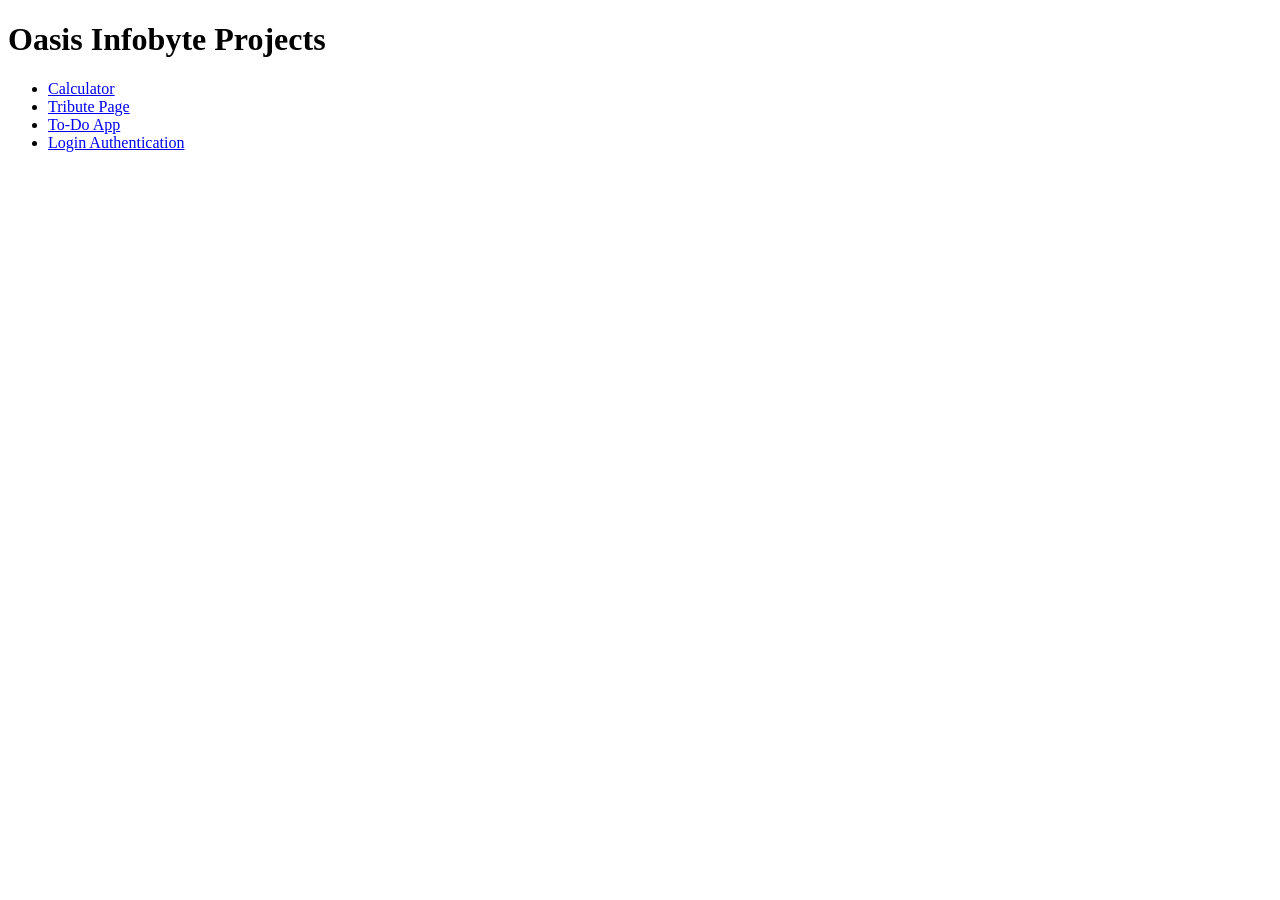
<file: index.html>
<!DOCTYPE html>
<html lang="en">
<head>
    <meta charset="UTF-8">
    <meta name="viewport" content="width=device-width, initial-scale=1.0">
    <title>OIBSIP Projects</title>
</head>
<body>

<h1>Oasis Infobyte Projects</h1>

<ul>
    <li>
        <a href="WebDev-L2-calculator/">Calculator</a>
    </li>

    <li>
        <a href="WebDev-L2-tribute-page/">Tribute Page</a>
    </li>

    <li>
        <a href="WebDev-L2-todo-app/">To-Do App</a>
    </li>

    <li>
        <a href="WebDev-L2-LoginAuthentication-system/login.html">
            Login Authentication
        </a>
    </li>
</ul>

</body>
</html>
</file>
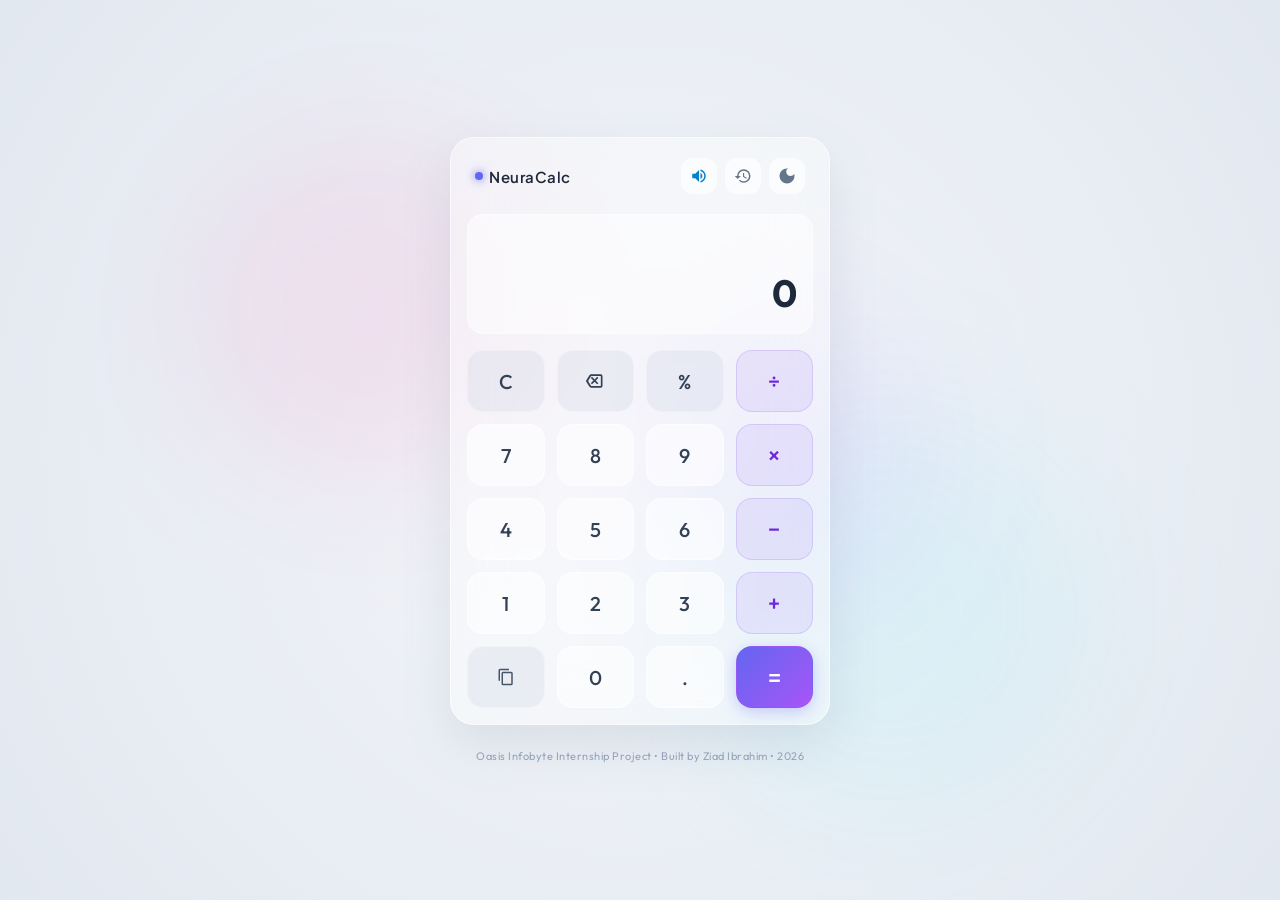
<file: WebDev-L2-calculator/index.html>
<!DOCTYPE html>
<html lang="en" data-theme="dark">
<head>
    <meta charset="UTF-8">
    <meta name="viewport" content="width=device-width, initial-scale=1.0">
    <meta name="description" content="A gorgeous, premium, glassmorphic web calculator built for Oasis Infobyte. Features dark/light mode, custom click sounds, calculation history, copy clipboard, and a safe mathematical parser.">
    <title>NeuraCalc - Premium Glassmorphism Calculator</title>
    <!-- Google Fonts -->
    <link rel="preconnect" href="https://fonts.googleapis.com">
    <link rel="preconnect" href="https://fonts.gstatic.com" crossorigin>
    <link href="https://fonts.googleapis.com/css2?family=Outfit:wght@300;400;500;600;700&family=Plus+Jakarta+Sans:wght@300;400;500;600;700&display=swap" rel="stylesheet">
    <link rel="stylesheet" href="css/style.css">
</head>
<body>
    <!-- Background Animated Glow Spheres -->
    <div class="background-decorations" aria-hidden="true">
        <div class="circle circle-1"></div>
        <div class="circle circle-2"></div>
        <div class="circle circle-3"></div>
    </div>

    <main class="calculator-app">
        <!-- Main Calculator Interface -->
        <div class="calculator-card">
            <!-- Header section with actions and branding -->
            <header class="calc-header">
                <div class="logo">
                    <span class="logo-dot"></span>
                    <h1>NeuraCalc</h1>
                </div>
                <div class="header-controls">
                    <!-- Sound Toggle -->
                    <button id="sound-toggle" class="control-btn active" aria-label="Toggle sound feedback" title="Toggle sound">
                        <svg class="sound-on-icon" viewBox="0 0 24 24" width="18" height="18">
                            <path fill="currentColor" d="M14,3.23V5.29C16.89,6.15 19,8.83 19,12C19,15.17 16.89,17.85 14,18.71V20.77C18,19.86 21,16.28 21,12C21,7.72 18,4.14 14,3.23M16.5,12C16.5,10.23 15.5,8.71 14,7.97V16C15.5,15.29 16.5,13.77 16.5,12M3,9V15H7L12,20V4L7,9H3Z"/>
                        </svg>
                        <svg class="sound-off-icon hidden" viewBox="0 0 24 24" width="18" height="18">
                            <path fill="currentColor" d="M12,4L9.91,6.09L12,8.18M4.27,3L3,4.27L7.73,9H3V15H7L12,20V13.27L16.25,17.53C15.58,18.04 14.83,18.46 14,18.7V20.77C15.38,20.44 16.63,19.78 17.68,18.95L20.73,22L22,20.73L4.27,3M19,12C19,12.94 18.8,13.82 18.46,14.64L19.97,16.15C20.63,14.91 21,13.5 21,12C21,7.72 18,4.14 14,3.23V5.29C16.89,6.15 19,8.83 19,12M16.5,12C16.5,11.28 16.25,10.63 15.82,10.11L14,8.29V12M14,7.97V5.88L14.7,6.58C15.75,7 16.5,8.04 16.5,9.25C16.5,9.65 16.42,10.04 16.27,10.4L14.9,9.03C14.96,8.69 15,8.34 15,8C15,6.9 14.5,5.92 13.72,5.29L12.57,6.44C13,6.8 13.3,7.3 13.3,7.9V7.97H14Z"/>
                        </svg>
                    </button>
                    <!-- History Toggle -->
                    <button id="history-toggle" class="control-btn" aria-label="Toggle history panel" title="View history">
                        <svg viewBox="0 0 24 24" width="18" height="18">
                            <path fill="currentColor" d="M13.5,8H12V13L16.28,15.54L17,14.33L13.5,12.25V8M13,3A9,9 0 0,0 4,12H1L4.96,16.03L9,12H6A7,7 0 0,1 13,5A7,7 0 0,1 20,12A7,7 0 0,1 13,19C11.07,19 9.32,18.21 8.06,16.94L6.64,18.36C8.27,20 10.5,21 13,21A9,9 0 0,0 22,12A9,9 0 0,0 13,3Z"/>
                        </svg>
                    </button>
                    <!-- Theme Switcher -->
                    <button id="theme-toggle" class="control-btn" aria-label="Toggle theme" title="Toggle theme">
                        <svg class="sun-icon" viewBox="0 0 24 24" width="18" height="18">
                            <path fill="currentColor" d="M12,7A5,5 0 0,1 17,12A5,5 0 0,1 12,17A5,5 0 0,1 7,12A5,5 0 0,1 12,7M12,5A7,7 0 0,0 5,12A7,7 0 0,0 12,19A7,7 0 0,0 19,12A7,7 0 0,0 12,5M12,2A1,1 0 0,1 13,3V5A1,1 0 0,1 12,6A1,1 0 0,1 11,5V3A1,1 0 0,1 12,2M12,18A1,1 0 0,1 13,19V21A1,1 0 0,1 12,22A1,1 0 0,1 11,21V19A1,1 0 0,1 12,18M20,11A1,1 0 0,1 21,12V13A1,1 0 0,1 20,14A1,1 0 0,1 19,13V12A1,1 0 0,1 20,11M4,11A1,1 0 0,1 5,12V13A1,1 0 0,1 4,14A1,1 0 0,1 3,13V12A1,1 0 0,1 4,11M18.36,5.64A1,1 0 0,1 19.07,6.34L17.66,7.76A1,1 0 0,1 16.25,7.76A1,1 0 0,1 16.25,6.34L17.66,4.93A1,1 0 0,1 18.36,5.64M5.64,18.36A1,1 0 0,1 6.34,19.07L4.93,20.48A1,1 0 0,1 3.5,20.48A1,1 0 0,1 3.5,19.07L4.93,17.66A1,1 0 0,1 5.64,18.36M18.36,18.36A1,1 0 0,1 17.66,19.07L16.25,17.66A1,1 0 0,1 16.25,16.25A1,1 0 0,1 17.66,16.25L19.07,17.66A1,1 0 0,1 18.36,18.36M5.64,5.64A1,1 0 0,1 6.34,4.93L7.76,6.34A1,1 0 0,1 7.76,7.76A1,1 0 0,1 6.34,7.76L4.93,6.34A1,1 0 0,1 5.64,5.64Z"/>
                        </svg>
                        <svg class="moon-icon hidden" viewBox="0 0 24 24" width="18" height="18">
                            <path fill="currentColor" d="M12.3,2A10,10 0 0,0 2,12A10,10 0 0,0 12,22A10,10 0 0,0 22,12A10,10 0 0,0 21.64,9.35C20.6,10.97 18.79,12 16.73,12C13.56,12 11,9.44 11,6.27C11,4.21 12.03,2.4 13.65,1.36C13.2,1.3 12.75,1.27 12.3,2Z"/>
                        </svg>
                    </button>
                </div>
            </header>

            <!-- Display Screen Area -->
            <section class="display-container" aria-label="Calculator display">
                <div class="expression-wrapper">
                    <span id="expression" class="expression-text" aria-live="polite"></span>
                    <span id="operator-indicator" class="operator-indicator"></span>
                </div>
                <div class="result-wrapper">
                    <span id="result" class="result-text" aria-live="polite">0</span>
                </div>
                <!-- Mini Copy Alert Triggered inside the screen -->
                <div id="toast" class="toast hidden" aria-live="assertive">Copied!</div>
            </section>

            <!-- Keyboard/Buttons Pad (CSS Grid) -->
            <section class="buttons-grid" aria-label="Calculator keypad">
                <!-- Row 1 -->
                <button id="btn-clear" class="btn btn-utility" data-action="clear" aria-label="Clear All">C</button>
                <button id="btn-backspace" class="btn btn-utility" data-action="backspace" aria-label="Backspace">
                    <svg viewBox="0 0 24 24" width="20" height="20">
                        <path fill="currentColor" d="M19,4H7.38C6.44,4 5.58,4.5 5.12,5.33L1,12L5.12,18.66C5.58,19.5 6.44,20 7.38,20H19A2,2 0 0,0 21,18V6A2,2 0 0,0 19,4M19,18H7.38L3.68,12L7.38,6H19V18M16,8.41L14.59,7L11.5,10.09L8.41,7L7,8.41L10.09,11.5L7,14.59L8.41,16L11.5,12.91L14.59,16L16,14.59L12.91,11.5L16,8.41Z"/>
                    </svg>
                </button>
                <button id="btn-percent" class="btn btn-utility" data-action="percent" aria-label="Percentage">%</button>
                <button id="btn-divide" class="btn btn-operator" data-action="divide" aria-label="Division">÷</button>

                <!-- Row 2 -->
                <button class="btn btn-num" data-val="7">7</button>
                <button class="btn btn-num" data-val="8">8</button>
                <button class="btn btn-num" data-val="9">9</button>
                <button id="btn-multiply" class="btn btn-operator" data-action="multiply" aria-label="Multiplication">×</button>

                <!-- Row 3 -->
                <button class="btn btn-num" data-val="4">4</button>
                <button class="btn btn-num" data-val="5">5</button>
                <button class="btn btn-num" data-val="6">6</button>
                <button id="btn-subtract" class="btn btn-operator" data-action="subtract" aria-label="Subtraction">−</button>

                <!-- Row 4 -->
                <button class="btn btn-num" data-val="1">1</button>
                <button class="btn btn-num" data-val="2">2</button>
                <button class="btn btn-num" data-val="3">3</button>
                <button id="btn-add" class="btn btn-operator" data-action="add" aria-label="Addition">+</button>

                <!-- Row 5 -->
                <button id="btn-copy" class="btn btn-utility btn-copy" data-action="copy" aria-label="Copy result" title="Copy result">
                    <svg viewBox="0 0 24 24" width="18" height="18">
                        <path fill="currentColor" d="M19,21H8V7H19M19,5H8A2,2 0 0,0 6,7V21A2,2 0 0,0 8,23H19A2,2 0 0,0 21,21V7A2,2 0 0,0 19,5M16,1H4A2,2 0 0,0 2,3V17H4V3H16V1Z"/>
                    </svg>
                </button>
                <button class="btn btn-num" data-val="0">0</button>
                <button id="btn-decimal" class="btn btn-num" data-val="." aria-label="Decimal point">.</button>
                <button id="btn-equals" class="btn btn-equals" data-action="equals" aria-label="Equals">=</button>
            </section>
        </div>

        <!-- Slide-out Calculation History Panel -->
        <aside id="history-panel" class="history-panel hidden-panel" aria-label="Calculation History">
            <div class="history-header">
                <h2>History</h2>
                <button id="close-history" class="control-btn" aria-label="Close history" title="Close history">
                    <svg viewBox="0 0 24 24" width="18" height="18">
                        <path fill="currentColor" d="M19,6.41L17.59,5L12,10.59L6.41,5L5,6.41L10.59,12L5,17.59L6.41,19L12,13.41L17.59,19L19,17.59L13.41,12L19,6.41Z"/>
                    </svg>
                </button>
            </div>
            <div id="history-list" class="history-list">
                <!-- Fallback empty state -->
                <div class="empty-history">
                    <svg viewBox="0 0 24 24" width="40" height="40" class="empty-icon">
                        <path fill="currentColor" d="M13.5,8H12V13L16.28,15.54L17,14.33L13.5,12.25V8M13,3A9,9 0 0,0 4,12H1L4.96,16.03L9,12H6A7,7 0 0,1 13,5A7,7 0 0,1 20,12A7,7 0 0,1 13,19C11.07,19 9.32,18.21 8.06,16.94L6.64,18.36C8.27,20 10.5,21 13,21A9,9 0 0,0 22,12A9,9 0 0,0 13,3Z"/>
                    </svg>
                    <p>No history yet</p>
                </div>
            </div>
            <div class="history-footer">
                <button id="clear-history" class="btn-clear-history">Clear All</button>
            </div>
        </aside>
    </main>

    <!-- Footer credit -->
    <footer class="app-footer">
        <p>Oasis Infobyte Internship Project &bull; Built by Ziad Ibrahim &bull; 2026</p>
    </footer>

    <!-- Logic script -->
    <script src="js/script.js"></script>
</body>
</html>
</file>
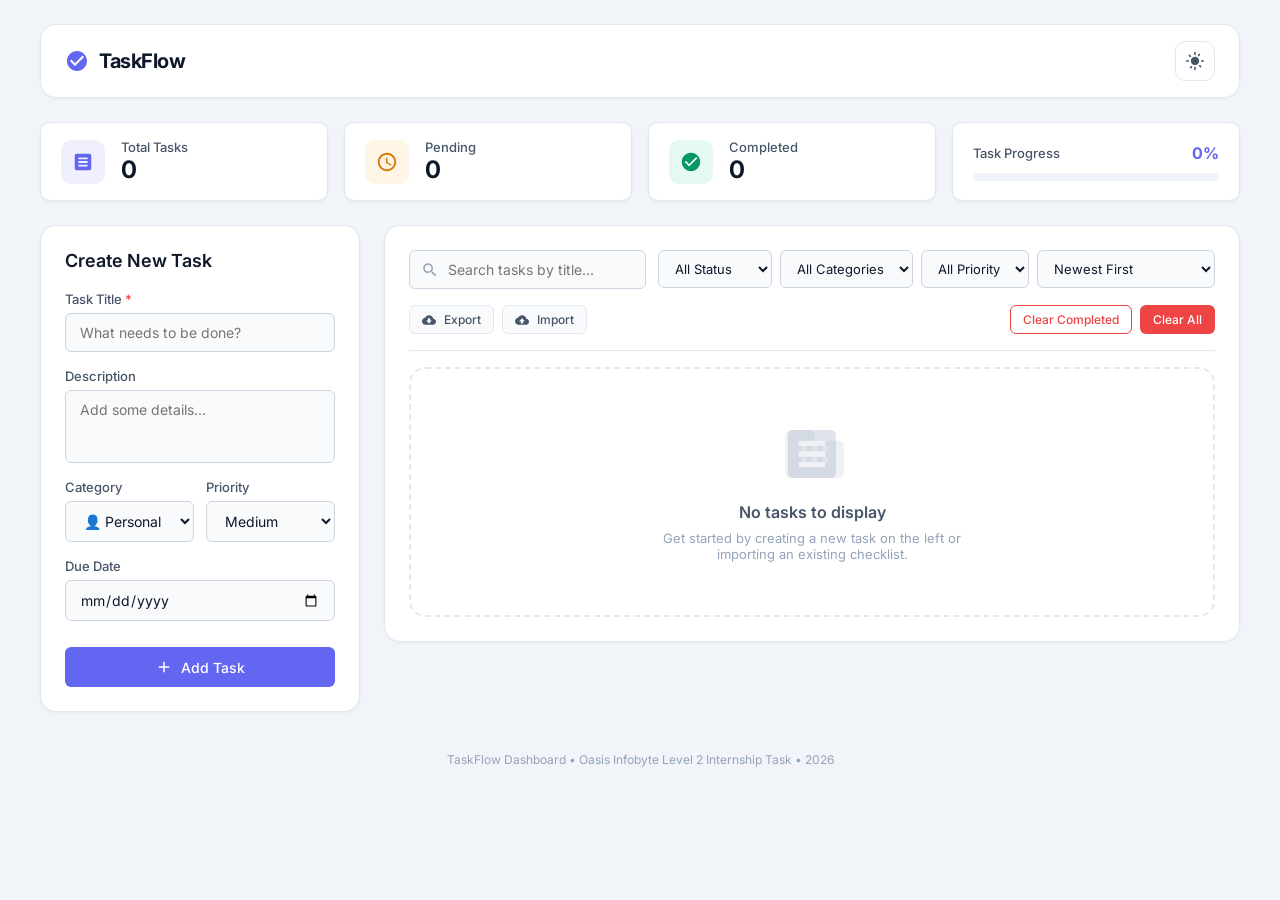
<file: WebDev-L2-todo-app/index.html>
<!DOCTYPE html>
<html lang="en" data-theme="light">
<head>
    <meta charset="UTF-8">
    <meta name="viewport" content="width=device-width, initial-scale=1.0">
    <meta name="description" content="A professional, dashboard-style To-Do application built with HTML5, CSS3, and Vanilla JavaScript. Features drag and drop, sorting, filtering, import/export, stats progress, and dark mode.">
    <title>TaskFlow - Professional To-Do Dashboard</title>
    <!-- Google Fonts: Inter -->
    <link rel="preconnect" href="https://fonts.googleapis.com">
    <link rel="preconnect" href="https://fonts.gstatic.com" crossorigin>
    <link href="https://fonts.googleapis.com/css2?family=Inter:wght@300;400;500;600;700&display=swap" rel="stylesheet">
    <link rel="stylesheet" href="css/style.css">
</head>
<body>
    <div class="app-container">
        <!-- Sticky Navigation Header -->
        <header class="app-header">
            <div class="logo">
                <svg viewBox="0 0 24 24" width="24" height="24" fill="currentColor">
                    <path d="M12 2C6.48 2 2 6.48 2 12s4.48 10 10 10 10-4.48 10-10S17.52 2 12 2zm-2 15l-5-5 1.41-1.41L10 14.17l7.59-7.59L19 8l-9 9z"/>
                </svg>
                <h1>TaskFlow</h1>
            </div>
            
            <div class="header-right">
                <!-- Theme Toggle Button -->
                <button id="theme-toggle" class="btn-icon" aria-label="Toggle dark mode" title="Toggle theme">
                    <!-- Sun Icon -->
                    <svg class="sun-icon" viewBox="0 0 24 24" width="20" height="20" fill="currentColor">
                        <path d="M12,7c-2.76,0-5,2.24-5,5s2.24,5,5,5s5-2.24,5-5S14.76,7,12,7L12,7z M2,13h2c0.55,0,1-0.45,1-1s-0.45-1-1-1H2 c-0.55,0-1,0.45-1,1S1.45,13,2,13z M20,13h2c0.55,0,1-0.45,1-1s-0.45-1-1-1h-2c-0.55,0-1,0.45-1,1S19.45,13,20,13z M11,2v2 c0,0.55,0.45,1,1,1s1-0.45,1-1V2c0-0.55-0.45-1-1-1S11,1.45,11,2z M11,20v2c0,0.55,0.45,1,1,1s1-0.45,1-1v-2c0-0.55-0.45-1-1-1 S11,19.45,11,20z M5.99,4.58c-0.39-0.39-1.03-0.39-1.41,0s-0.39,1.03,0,1.41l1.06,1.06c0.39,0.39,1.03,0.39,1.41,0 s0.39-1.03,0-1.41L5.99,4.58z M18.36,16.95c-0.39-0.39-1.03-0.39-1.41,0s-0.39,1.03,0,1.41l1.06,1.06c0.39,0.39,1.02,0.39,1.41,0 s0.39-1.03,0-1.41L18.36,16.95z M7.05,18.36l-1.06,1.06c-0.39,0.39-0.39,1.03,0,1.41s1.03,0.39,1.41,0l1.06-1.06 c0.39-0.39,0.39-1.03,0-1.41S7.44,17.97,7.05,18.36z M16.95,5.99l1.06-1.06c0.39-0.39,0.39-1.03,0-1.41s-1.03-0.39-1.41,0 l-1.06,1.06c-0.39,0.39-0.39,1.03,0,1.41S16.56,6.38,16.95,5.99z"/>
                    </svg>
                    <!-- Moon Icon -->
                    <svg class="moon-icon hidden" viewBox="0 0 24 24" width="20" height="20" fill="currentColor">
                        <path d="M12.3,2A10,10 0 0,0 2,12A10,10 0 0,0 12,22A10,10 0 0,0 22,12A10,10 0 0,0 21.64,9.35C20.6,10.97 18.79,12 16.73,12C13.56,12 11,9.44 11,6.27C11,4.21 12.03,2.4 13.65,1.36C13.2,1.3 12.75,1.27 12.3,2Z"/>
                    </svg>
                </button>
            </div>
        </header>

        <!-- Dashboard Summary Row (Counters & Progress) -->
        <section class="dashboard-stats" aria-label="Task Statistics">
            <div class="stat-card">
                <div class="stat-icon icon-total">
                    <svg viewBox="0 0 24 24" width="22" height="22" fill="currentColor">
                        <path d="M19 3H5c-1.1 0-2 .9-2 2v14c0 1.1.9 2 2 2h14c1.1 0 2-.9 2-2V5c0-1.1-.9-2-2-2zm-2 10H7v-2h10v2zm0-4H7V7h10v2zm0 8H7v-2h10v2z"/>
                    </svg>
                </div>
                <div class="stat-content">
                    <span class="stat-label">Total Tasks</span>
                    <span id="stat-total" class="stat-val">0</span>
                </div>
            </div>
            <div class="stat-card">
                <div class="stat-icon icon-pending">
                    <svg viewBox="0 0 24 24" width="22" height="22" fill="currentColor">
                        <path d="M11.99 2C6.47 2 2 6.48 2 12s4.47 10 9.99 10C17.52 22 22 17.52 22 12S17.52 2 11.99 2zM12 20c-4.42 0-8-3.58-8-8s3.58-8 8-8 8 3.58 8 8-3.58 8-8 8zm.5-13H11v6l5.25 3.15.75-1.23-4.5-2.67z"/>
                    </svg>
                </div>
                <div class="stat-content">
                    <span class="stat-label">Pending</span>
                    <span id="stat-pending" class="stat-val">0</span>
                </div>
            </div>
            <div class="stat-card">
                <div class="stat-icon icon-completed">
                    <svg viewBox="0 0 24 24" width="22" height="22" fill="currentColor">
                        <path d="M12 2C6.48 2 2 6.48 2 12s4.48 10 10 10 10-4.48 10-10S17.52 2 12 2zm-2 15l-5-5 1.41-1.41L10 14.17l7.59-7.59L19 8l-9 9z"/>
                    </svg>
                </div>
                <div class="stat-content">
                    <span class="stat-label">Completed</span>
                    <span id="stat-completed" class="stat-val">0</span>
                </div>
            </div>
            <div class="stat-card progress-card">
                <div class="progress-info">
                    <span class="stat-label">Task Progress</span>
                    <span id="progress-percent" class="progress-percent">0%</span>
                </div>
                <div class="progress-bar-container">
                    <div id="progress-bar-fill" class="progress-bar-fill" style="width: 0%"></div>
                </div>
            </div>
        </section>

        <!-- Main Dashboard Workspace Grid -->
        <main class="dashboard-grid">
            <!-- Sidebar Left: Create Task Panel -->
            <aside class="sidebar-panel">
                <div class="panel-header">
                    <h2>Create New Task</h2>
                </div>
                <form id="task-form" class="task-form">
                    <!-- Task Title -->
                    <div class="form-group">
                        <label for="task-title">Task Title <span class="required">*</span></label>
                        <input type="text" id="task-title" placeholder="What needs to be done?" required autocomplete="off">
                    </div>
                    <!-- Task Description -->
                    <div class="form-group">
                        <label for="task-desc">Description</label>
                        <textarea id="task-desc" rows="3" placeholder="Add some details..."></textarea>
                    </div>
                    <!-- Row for Category & Priority -->
                    <div class="form-row">
                        <div class="form-group">
                            <label for="task-category">Category</label>
                            <select id="task-category">
                                <option value="Work">💼 Work</option>
                                <option value="Personal" selected>👤 Personal</option>
                                <option value="Shopping">🛒 Shopping</option>
                                <option value="Health">🍏 Health</option>
                                <option value="Education">🎓 Education</option>
                                <option value="Urgent">🔥 Urgent</option>
                            </select>
                        </div>
                        <div class="form-group">
                            <label for="task-priority">Priority</label>
                            <select id="task-priority">
                                <option value="low">Low</option>
                                <option value="medium" selected>Medium</option>
                                <option value="high">High</option>
                            </select>
                        </div>
                    </div>
                    <!-- Task Due Date -->
                    <div class="form-group">
                        <label for="task-duedate">Due Date</label>
                        <input type="date" id="task-duedate">
                    </div>
                    <!-- Submit Button -->
                    <button type="submit" id="add-task-btn" class="btn btn-primary">
                        <svg viewBox="0 0 24 24" width="18" height="18" fill="currentColor">
                            <path d="M19 13h-6v6h-2v-6H5v-2h6V5h2v6h6v2z"/>
                        </svg>
                        <span>Add Task</span>
                    </button>
                </form>
            </aside>

            <!-- Main Right Panel: Tasks, Searching, and Filtering -->
            <section class="main-panel" aria-label="Task Management">
                <!-- Toolbar: Search, Filters & Bulk Actions -->
                <div class="toolbar">
                    <div class="search-box">
                        <svg viewBox="0 0 24 24" width="18" height="18" fill="currentColor" class="search-icon">
                            <path d="M15.5 14h-.79l-.28-.27C15.41 12.59 16 11.11 16 9.5 16 5.91 13.09 3 9.5 3S3 5.91 3 9.5 5.91 16 9.5 16c1.61 0 3.09-.59 4.23-1.57l.27.28v.79l5 4.99L20.49 19l-4.99-5zm-6 0C7.01 14 5 11.99 5 9.5S7.01 5 9.5 5 14 7.01 14 9.5 11.99 14 9.5 14z"/>
                        </svg>
                        <input type="text" id="search-input" placeholder="Search tasks by title..." autocomplete="off">
                    </div>
                    
                    <div class="filters">
                        <!-- Status Filter -->
                        <div class="filter-group">
                            <label for="filter-status" class="sr-only">Status</label>
                            <select id="filter-status" aria-label="Filter by status">
                                <option value="all">All Status</option>
                                <option value="pending">Pending</option>
                                <option value="completed">Completed</option>
                            </select>
                        </div>
                        <!-- Category Filter -->
                        <div class="filter-group">
                            <label for="filter-category" class="sr-only">Category</label>
                            <select id="filter-category" aria-label="Filter by category">
                                <option value="all">All Categories</option>
                                <option value="Work">💼 Work</option>
                                <option value="Personal">👤 Personal</option>
                                <option value="Shopping">🛒 Shopping</option>
                                <option value="Health">🍏 Health</option>
                                <option value="Education">🎓 Education</option>
                                <option value="Urgent">🔥 Urgent</option>
                            </select>
                        </div>
                        <!-- Priority Filter -->
                        <div class="filter-group">
                            <label for="filter-priority" class="sr-only">Priority</label>
                            <select id="filter-priority" aria-label="Filter by priority">
                                <option value="all">All Priority</option>
                                <option value="low">Low</option>
                                <option value="medium">Medium</option>
                                <option value="high">High</option>
                            </select>
                        </div>
                        <!-- Sort Filter -->
                        <div class="filter-group">
                            <label for="sort-select" class="sr-only">Sort by</label>
                            <select id="sort-select" aria-label="Sort options">
                                <option value="created-desc" selected>Newest First</option>
                                <option value="created-asc">Oldest First</option>
                                <option value="due-asc">Due Date (Soonest)</option>
                                <option value="due-desc">Due Date (Furthest)</option>
                                <option value="priority-desc">Priority (High to Low)</option>
                                <option value="priority-asc">Priority (Low to High)</option>
                                <option value="title-asc">Alphabetical (A-Z)</option>
                                <option value="title-desc">Alphabetical (Z-A)</option>
                            </select>
                        </div>
                    </div>
                </div>

                <!-- Secondary Control Row: Bulk Actions + Import/Export -->
                <div class="bulk-actions">
                    <div class="actions-left">
                        <button id="export-btn" class="btn btn-secondary btn-small" title="Download tasks as JSON file">
                            <svg viewBox="0 0 24 24" width="14" height="14" fill="currentColor">
                                <path d="M19.35 10.04C18.67 6.59 15.64 4 12 4 9.11 4 6.6 5.64 5.35 8.04 2.34 8.36 0 10.91 0 14c0 3.31 2.69 6 6 6h13c2.76 0 5-2.24 5-5 0-2.64-2.05-4.78-4.65-4.96zM17 13l-5 5-5-5h3V9h4v4h3z"/>
                            </svg>
                            <span>Export</span>
                        </button>
                        <button id="import-btn" class="btn btn-secondary btn-small" title="Upload tasks JSON file">
                            <svg viewBox="0 0 24 24" width="14" height="14" fill="currentColor">
                                <path d="M19.35 10.04C18.67 6.59 15.64 4 12 4 9.11 4 6.6 5.64 5.35 8.04 2.34 8.36 0 10.91 0 14c0 3.31 2.69 6 6 6h13c2.76 0 5-2.24 5-5 0-2.64-2.05-4.78-4.65-4.96zM12 9l5 5h-3v4h-4v-4H7l5-5z"/>
                            </svg>
                            <span>Import</span>
                        </button>
                        <!-- Hidden input file element for import -->
                        <input type="file" id="import-file" class="hidden" accept=".json">
                    </div>
                    <div class="actions-right">
                        <button id="clear-completed-btn" class="btn btn-danger-outline btn-small">Clear Completed</button>
                        <button id="clear-all-btn" class="btn btn-danger btn-small">Clear All</button>
                    </div>
                </div>

                <!-- Active Task Cards List Area -->
                <div class="list-container">
                    <ul id="task-list" class="task-list" aria-label="List of tasks">
                        <!-- Dynamic generated cards -->
                    </ul>
                    
                    <!-- Empty State Fallback -->
                    <div id="empty-state" class="empty-state">
                        <div class="empty-graphic">
                            <svg viewBox="0 0 24 24" width="64" height="64" fill="currentColor">
                                <path d="M22 7h-9V5c0-1.1-.9-2-2-2H4c-1.1 0-2 .9-2 2v14c0 1.1.9 2 2 2h18c1.1 0 2-.9 2-2V9c0-1.1-.9-2-2-2zm-12 8H8v-2h2v2zm0-4H8V9h2v2zm4 4h-2v-2h2v2zm0-4h-2V9h2v2zm4 4h-2v-2h2v2zm0-4h-2V9h2v2z" opacity="0.15"/>
                                <path d="M19 3H5c-1.1 0-2 .9-2 2v14c0 1.1.9 2 2 2h14c1.1 0 2-.9 2-2V5c0-1.1-.9-2-2-2zm-2 10H7v-2h10v2zm0-4H7V7h10v2zm0 8H7v-2h10v2z" opacity="0.3"/>
                            </svg>
                        </div>
                        <h3>No tasks to display</h3>
                        <p>Get started by creating a new task on the left or importing an existing checklist.</p>
                    </div>
                </div>
            </section>
        </main>

        <!-- Custom Styled Modal (Confirmation Dialogs) -->
        <div id="confirm-modal" class="modal-overlay hidden" role="dialog" aria-modal="true" aria-labelledby="modal-title">
            <div class="modal-card">
                <div class="modal-header">
                    <h3 id="modal-title">Confirm Action</h3>
                    <button id="modal-close" class="modal-close-btn" aria-label="Close modal">&times;</button>
                </div>
                <div class="modal-body">
                    <p id="modal-desc">Are you sure you want to proceed with this action? This cannot be undone.</p>
                </div>
                <div class="modal-footer">
                    <button id="modal-cancel-btn" class="btn btn-secondary">Cancel</button>
                    <button id="modal-agree-btn" class="btn btn-danger">Confirm</button>
                </div>
            </div>
        </div>

        <!-- Custom Edit Task Modal -->
        <div id="edit-modal" class="modal-overlay hidden" role="dialog" aria-modal="true" aria-labelledby="edit-modal-title">
            <div class="modal-card">
                <div class="modal-header">
                    <h3 id="edit-modal-title">Edit Task</h3>
                    <button id="edit-modal-close" class="modal-close-btn" aria-label="Close modal">&times;</button>
                </div>
                <form id="edit-task-form">
                    <div class="modal-body">
                        <input type="hidden" id="edit-task-id">
                        <div class="form-group">
                            <label for="edit-task-title">Task Title <span class="required">*</span></label>
                            <input type="text" id="edit-task-title" required autocomplete="off">
                        </div>
                        <div class="form-group">
                            <label for="edit-task-desc">Description</label>
                            <textarea id="edit-task-desc" rows="3"></textarea>
                        </div>
                        <div class="form-row">
                            <div class="form-group">
                                <label for="edit-task-category">Category</label>
                                <select id="edit-task-category">
                                    <option value="Work">💼 Work</option>
                                    <option value="Personal">👤 Personal</option>
                                    <option value="Shopping">🛒 Shopping</option>
                                    <option value="Health">🍏 Health</option>
                                    <option value="Education">🎓 Education</option>
                                    <option value="Urgent">🔥 Urgent</option>
                                </select>
                            </div>
                            <div class="form-group">
                                <label for="edit-task-priority">Priority</label>
                                <select id="edit-task-priority">
                                    <option value="low">Low</option>
                                    <option value="medium">Medium</option>
                                    <option value="high">High</option>
                                </select>
                            </div>
                        </div>
                        <div class="form-group">
                            <label for="edit-task-duedate">Due Date</label>
                            <input type="date" id="edit-task-duedate">
                        </div>
                    </div>
                    <div class="modal-footer">
                        <button type="button" id="edit-cancel-btn" class="btn btn-secondary">Cancel</button>
                        <button type="submit" class="btn btn-primary">Save Changes</button>
                    </div>
                </form>
            </div>
        </div>

        <!-- Toast Notifications Overlay -->
        <div id="toast-container" class="toast-container">
            <!-- Dynamic alerts pushed programmatically -->
        </div>

        <footer class="app-footer">
            <p>TaskFlow Dashboard &bull; Oasis Infobyte Level 2 Internship Task &bull; 2026</p>
        </footer>
    </div>

    <script src="js/app.js"></script>
</body>
</html>
</file>
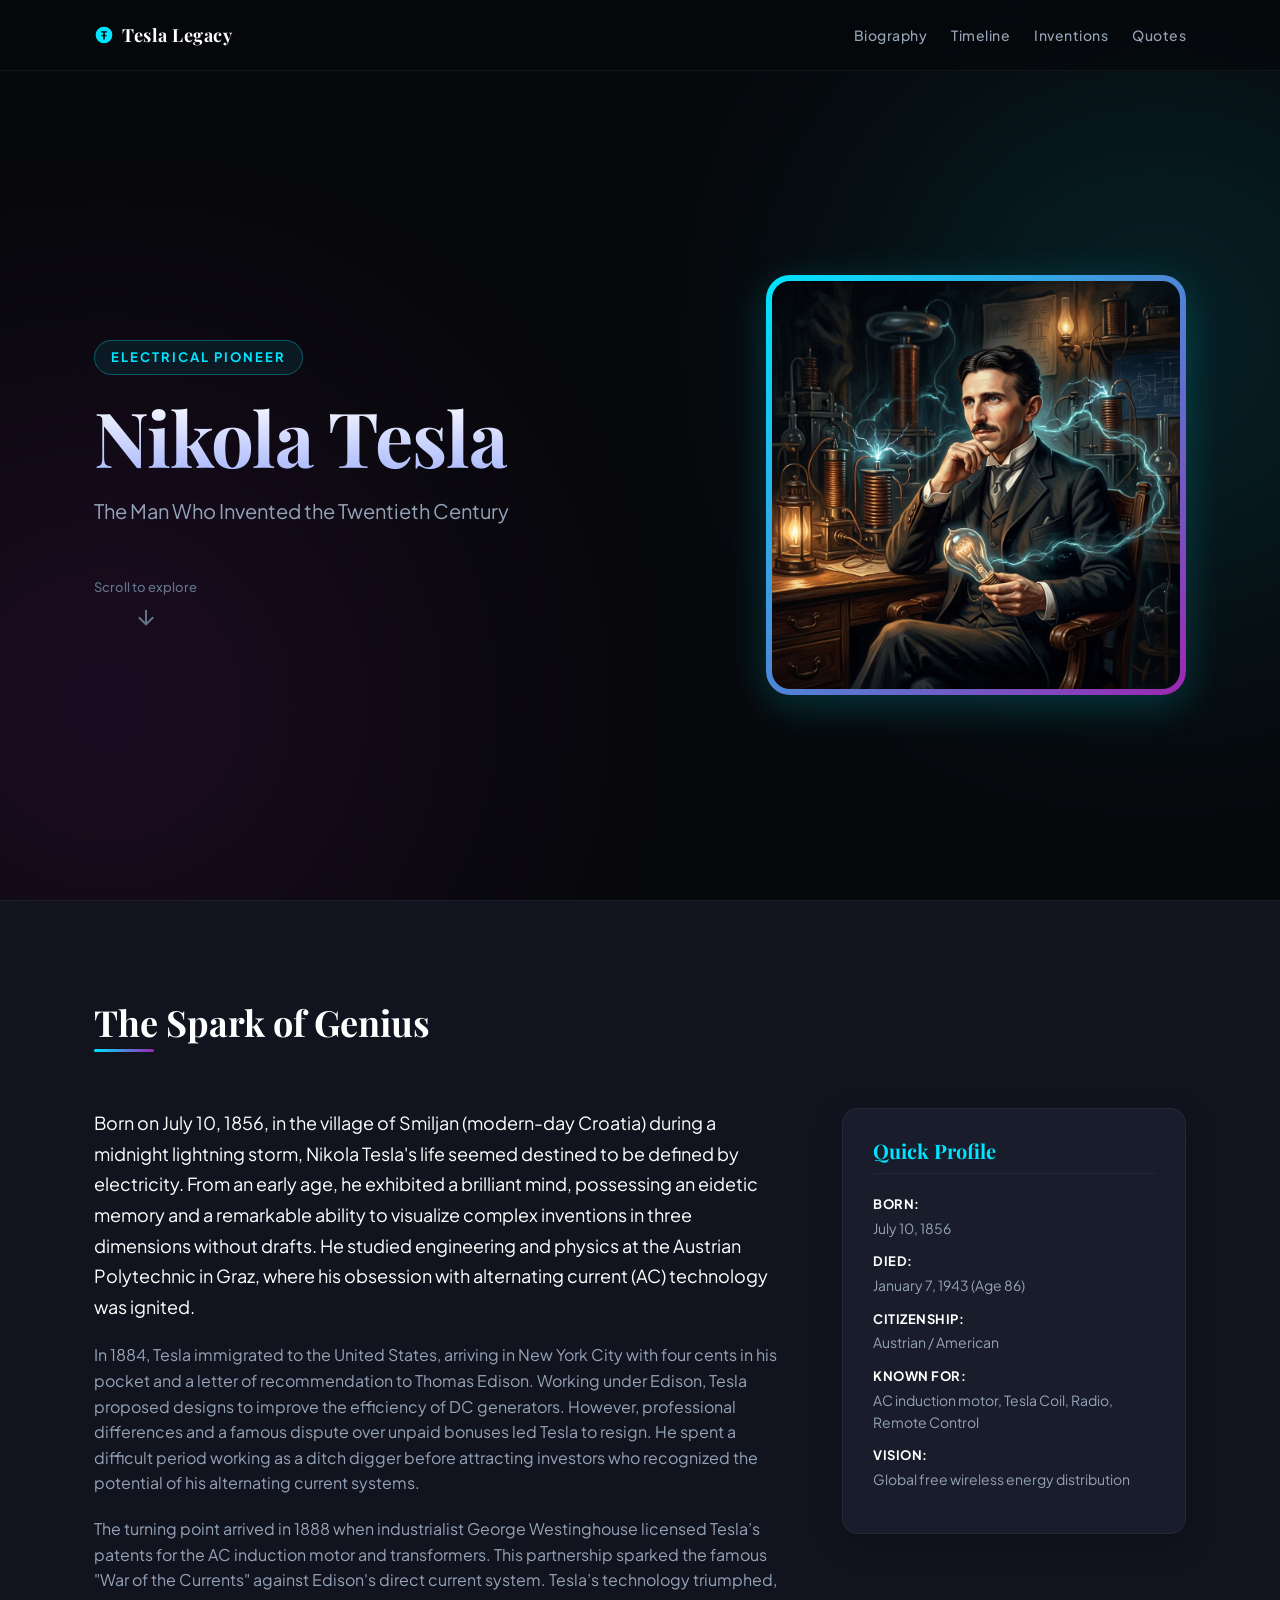
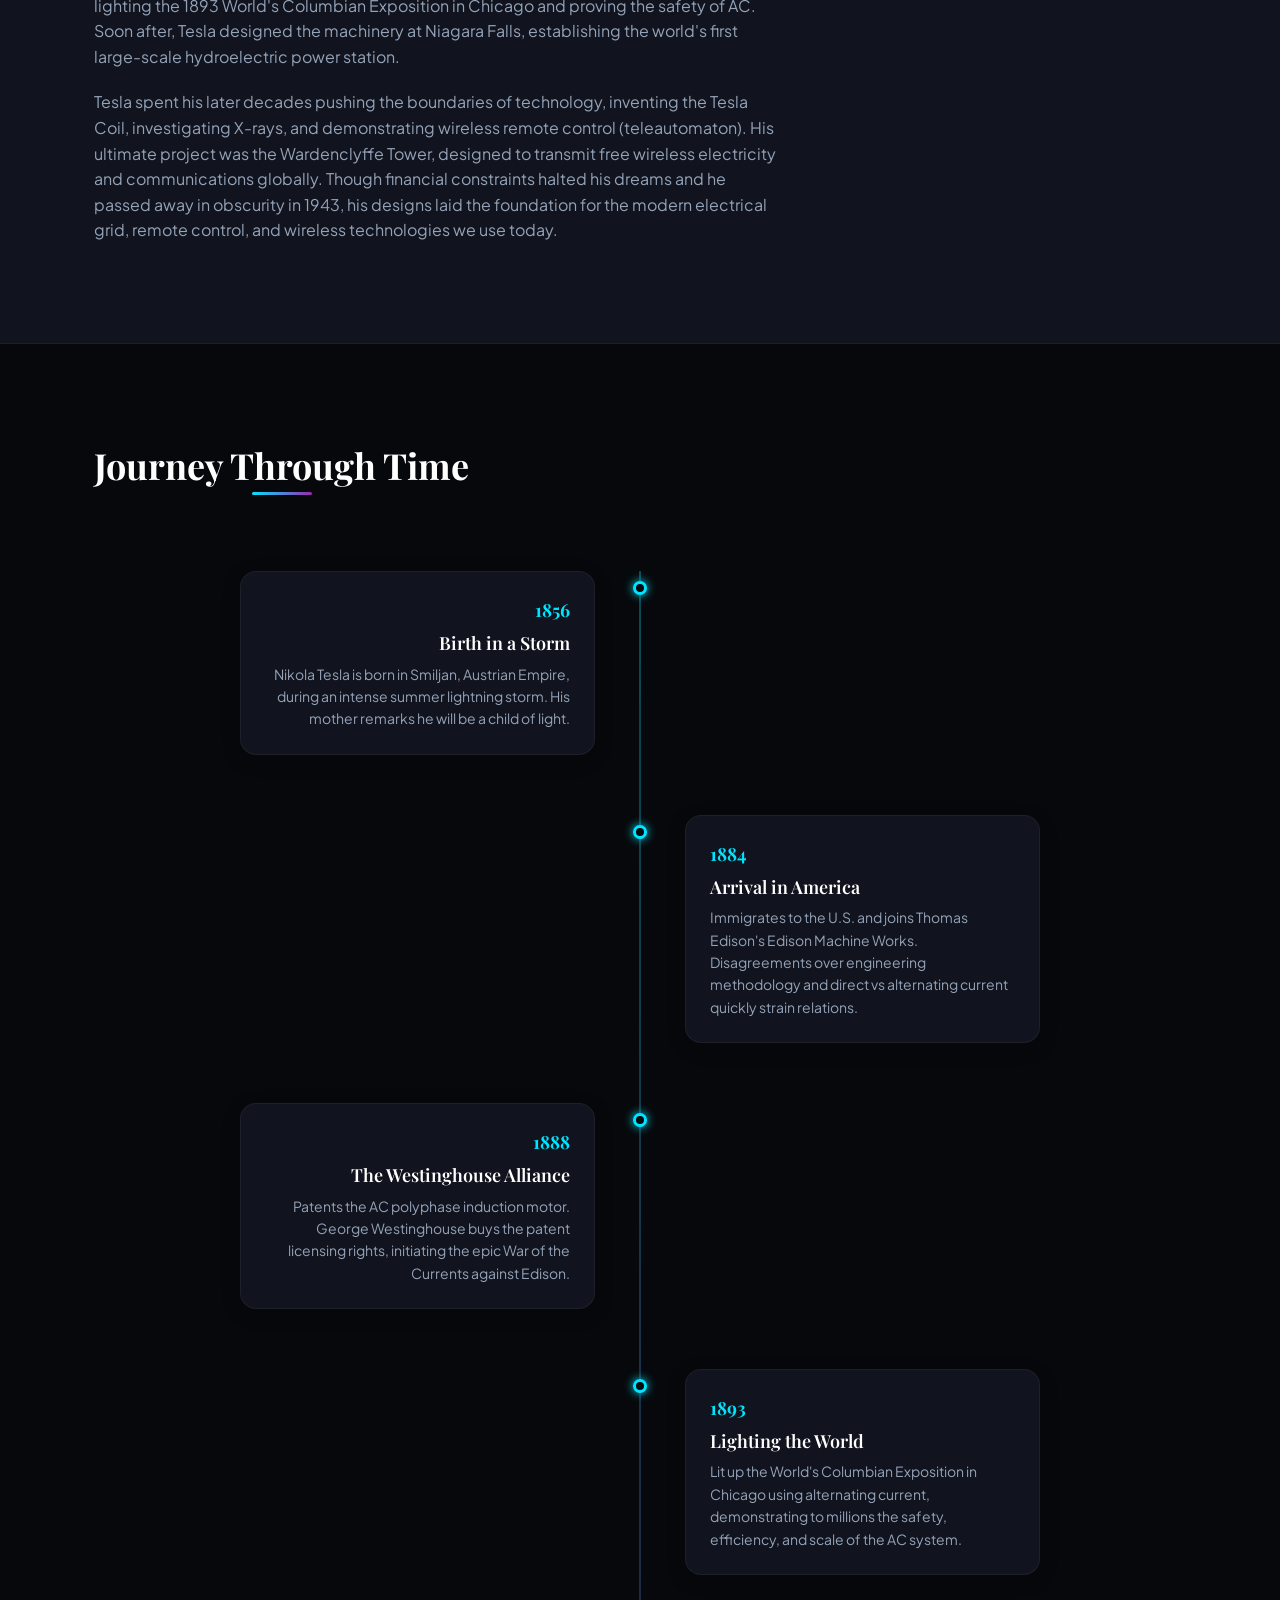
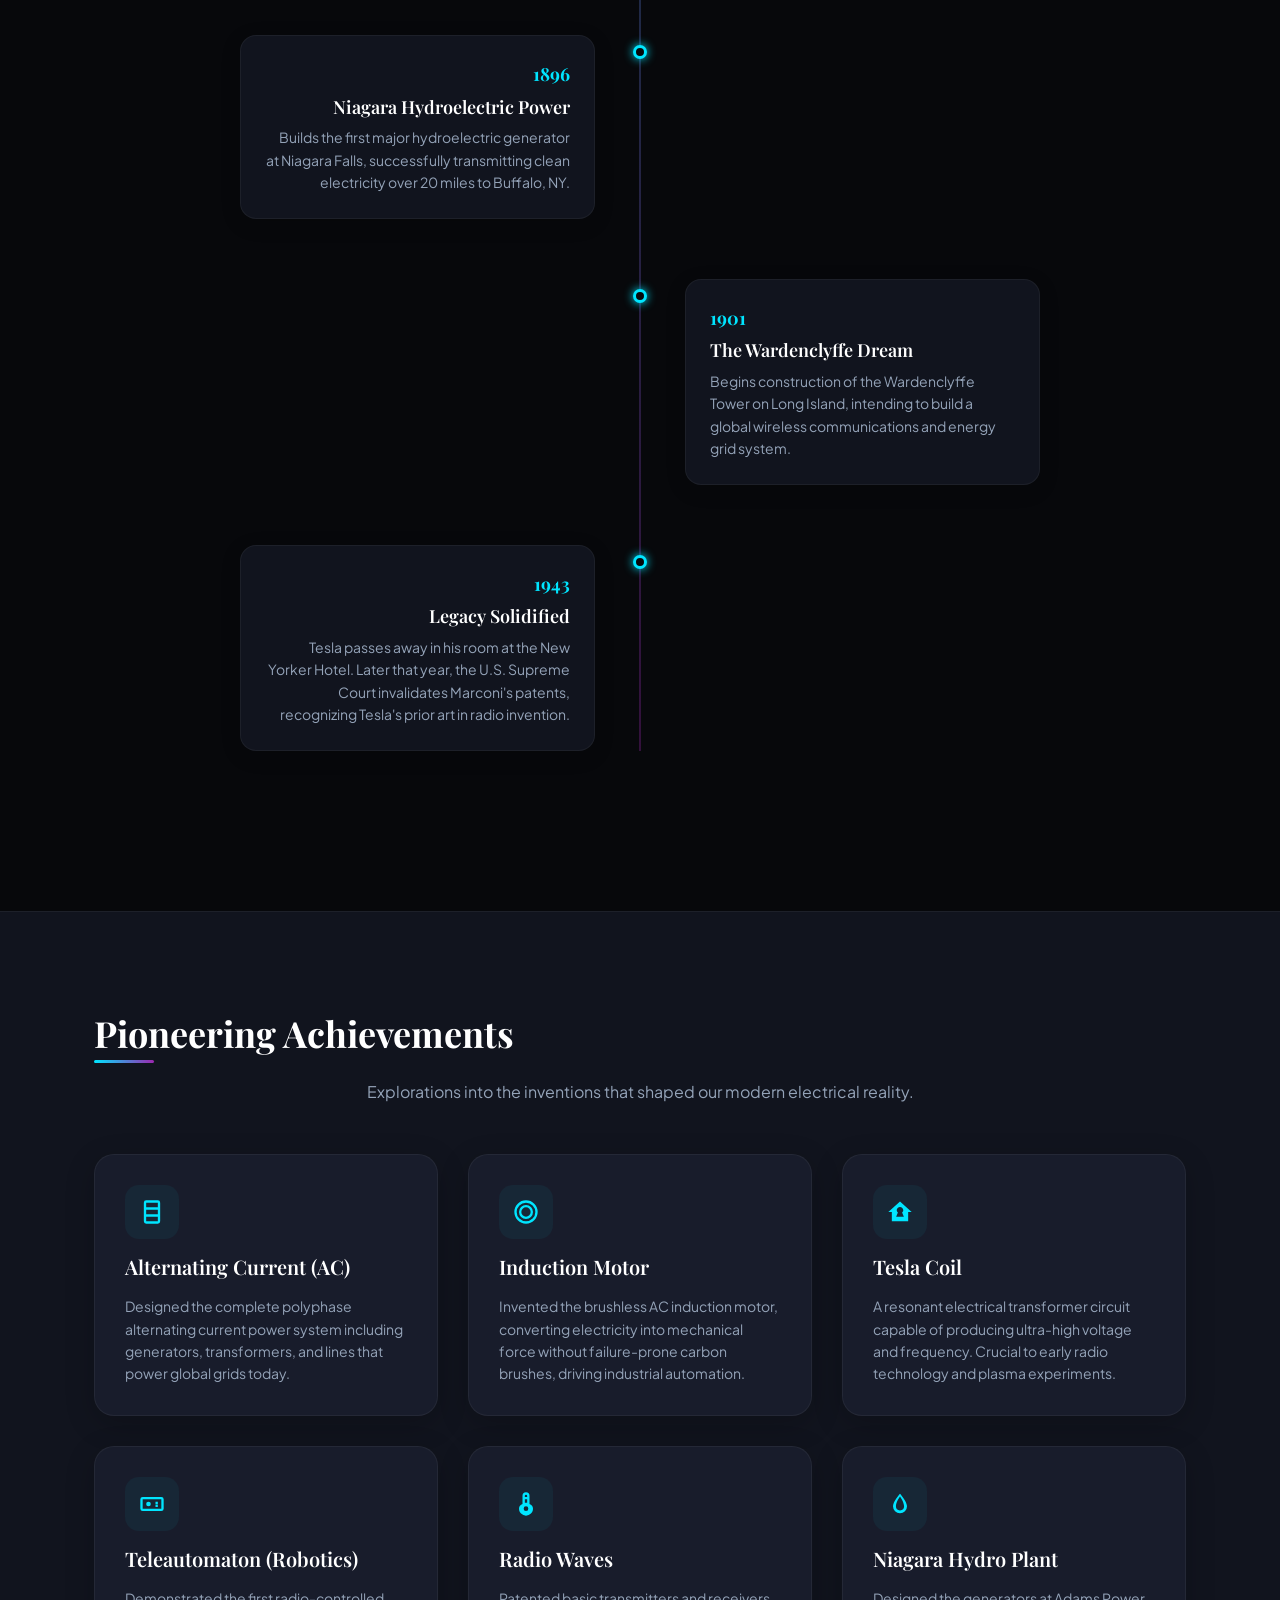
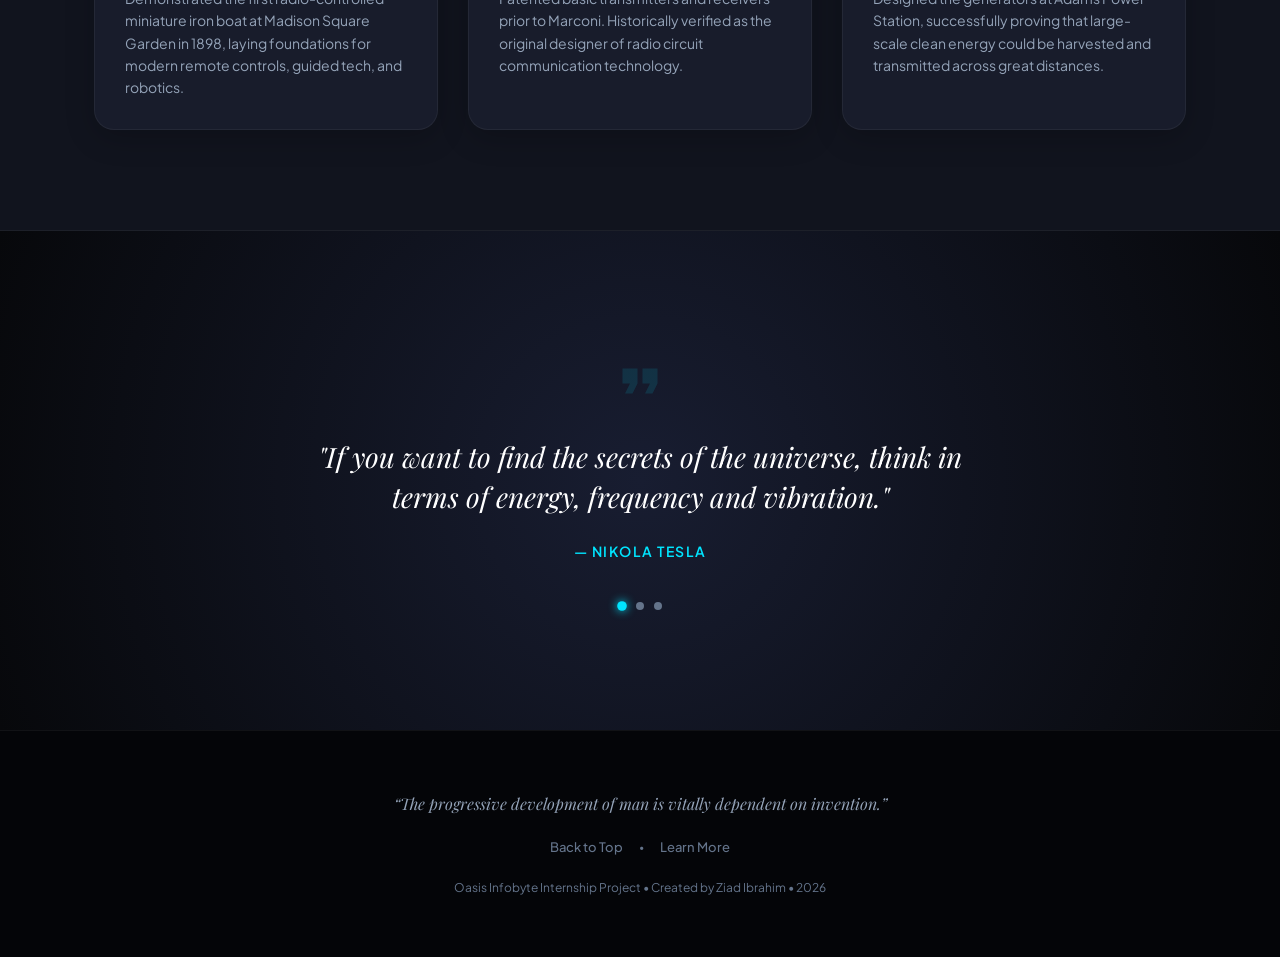
<file: WebDev-L2-tribute-page/index.html>
<!DOCTYPE html>
<html lang="en">
<head>
    <meta charset="UTF-8">
    <meta name="viewport" content="width=device-width, initial-scale=1.0">
    <meta name="description" content="A premium tribute page dedicated to Nikola Tesla, the master of lightning who invented the twentieth century. Built with HTML5, CSS3, and scroll-activated animations.">
    <title>Nikola Tesla - The Visionary of Electricity</title>
    <!-- Google Fonts: Playfair Display (Serif header) and Plus Jakarta Sans (Sans-serif body) -->
    <link rel="preconnect" href="https://fonts.googleapis.com">
    <link rel="preconnect" href="https://fonts.gstatic.com" crossorigin>
    <link href="https://fonts.googleapis.com/css2?family=Playfair+Display:ital,wght@0,400;0,600;0,700;1,400&family=Plus+Jakarta+Sans:wght@300;400;500;600;700&display=swap" rel="stylesheet">
    <link rel="stylesheet" href="css/style.css">
</head>
<body>
    <!-- Background Spark Decorative Blobs -->
    <div class="bg-glow" aria-hidden="true">
        <div class="glow-orb orb-teal"></div>
        <div class="glow-orb orb-purple"></div>
    </div>

    <!-- Navigation Header -->
    <header class="main-header">
        <div class="header-container">
            <a href="#" class="header-logo">
                <svg viewBox="0 0 24 24" width="20" height="20" fill="currentColor">
                    <path d="M12,2A10,10 0 0,0 2,12A10,10 0 0,0 12,22A10,10 0 0,0 22,12A10,10 0 0,0 12,2M11,17.5V13.5H9V12H11V9H8.5V7.5H15.5V9H13V12H15V13.5H13V17.5H11Z"/>
                </svg>
                <span>Tesla Legacy</span>
            </a>
            <nav class="nav-links">
                <a href="#biography">Biography</a>
                <a href="#timeline">Timeline</a>
                <a href="#achievements">Inventions</a>
                <a href="#quotes">Quotes</a>
            </nav>
        </div>
    </header>

    <!-- Hero Section -->
    <section class="hero-section" id="hero">
        <div class="hero-content fade-in">
            <span class="hero-tag animate-glow">Electrical Pioneer</span>
            <h1 class="hero-title">Nikola Tesla</h1>
            <p class="hero-subtitle">The Man Who Invented the Twentieth Century</p>
            <div class="hero-scroll-prompt">
                <span>Scroll to explore</span>
                <svg viewBox="0 0 24 24" width="24" height="24" fill="currentColor" class="scroll-arrow">
                    <path d="M11,4H13V16L18.5,10.5L19.92,11.92L12,19.84L4.08,11.92L5.5,10.5L11,16V4Z"/>
                </svg>
            </div>
        </div>
        <div class="hero-image-wrapper fade-in delay-2">
            <div class="image-border-glow">
                <img src="assets/tesla.png" alt="Artistic vintage portrait of Nikola Tesla surrounded by soft electrical discharge currents" class="hero-image">
            </div>
        </div>
    </section>

    <!-- Biography Section (Multiple Paragraphs) -->
    <section class="bio-section scroll-reveal" id="biography">
        <div class="container">
            <h2 class="section-title">The Spark of Genius</h2>
            <div class="bio-grid">
                <div class="bio-text">
                    <p class="lead-para">
                        Born on July 10, 1856, in the village of Smiljan (modern-day Croatia) during a midnight lightning storm, Nikola Tesla's life seemed destined to be defined by electricity. From an early age, he exhibited a brilliant mind, possessing an eidetic memory and a remarkable ability to visualize complex inventions in three dimensions without drafts. He studied engineering and physics at the Austrian Polytechnic in Graz, where his obsession with alternating current (AC) technology was ignited.
                    </p>
                    <p>
                        In 1884, Tesla immigrated to the United States, arriving in New York City with four cents in his pocket and a letter of recommendation to Thomas Edison. Working under Edison, Tesla proposed designs to improve the efficiency of DC generators. However, professional differences and a famous dispute over unpaid bonuses led Tesla to resign. He spent a difficult period working as a ditch digger before attracting investors who recognized the potential of his alternating current systems.
                    </p>
                    <p>
                        The turning point arrived in 1888 when industrialist George Westinghouse licensed Tesla’s patents for the AC induction motor and transformers. This partnership sparked the famous "War of the Currents" against Edison's direct current system. Tesla’s technology triumphed, lighting the 1893 World's Columbian Exposition in Chicago and proving the safety of AC. Soon after, Tesla designed the machinery at Niagara Falls, establishing the world's first large-scale hydroelectric power station.
                    </p>
                    <p>
                        Tesla spent his later decades pushing the boundaries of technology, inventing the Tesla Coil, investigating X-rays, and demonstrating wireless remote control (teleautomaton). His ultimate project was the Wardenclyffe Tower, designed to transmit free wireless electricity and communications globally. Though financial constraints halted his dreams and he passed away in obscurity in 1943, his designs laid the foundation for the modern electrical grid, remote control, and wireless technologies we use today.
                    </p>
                </div>
                <div class="bio-aside">
                    <div class="fact-card">
                        <h3>Quick Profile</h3>
                        <ul class="fact-list">
                            <li><strong>Born:</strong> July 10, 1856</li>
                            <li><strong>Died:</strong> January 7, 1943 (Age 86)</li>
                            <li><strong>Citizenship:</strong> Austrian / American</li>
                            <li><strong>Known for:</strong> AC induction motor, Tesla Coil, Radio, Remote Control</li>
                            <li><strong>Vision:</strong> Global free wireless energy distribution</li>
                        </ul>
                    </div>
                </div>
            </div>
        </div>
    </section>

    <!-- Timeline Section -->
    <section class="timeline-section scroll-reveal" id="timeline">
        <div class="container">
            <h2 class="section-title text-center">Journey Through Time</h2>
            <div class="timeline-container">
                <!-- Line background -->
                <div class="timeline-line"></div>

                <!-- Timeline Item 1 -->
                <div class="timeline-item timeline-left scroll-reveal">
                    <div class="timeline-marker"></div>
                    <div class="timeline-card">
                        <span class="timeline-year">1856</span>
                        <h3>Birth in a Storm</h3>
                        <p>Nikola Tesla is born in Smiljan, Austrian Empire, during an intense summer lightning storm. His mother remarks he will be a child of light.</p>
                    </div>
                </div>

                <!-- Timeline Item 2 -->
                <div class="timeline-item timeline-right scroll-reveal">
                    <div class="timeline-marker"></div>
                    <div class="timeline-card">
                        <span class="timeline-year">1884</span>
                        <h3>Arrival in America</h3>
                        <p>Immigrates to the U.S. and joins Thomas Edison's Edison Machine Works. Disagreements over engineering methodology and direct vs alternating current quickly strain relations.</p>
                    </div>
                </div>

                <!-- Timeline Item 3 -->
                <div class="timeline-item timeline-left scroll-reveal">
                    <div class="timeline-marker"></div>
                    <div class="timeline-card">
                        <span class="timeline-year">1888</span>
                        <h3>The Westinghouse Alliance</h3>
                        <p>Patents the AC polyphase induction motor. George Westinghouse buys the patent licensing rights, initiating the epic War of the Currents against Edison.</p>
                    </div>
                </div>

                <!-- Timeline Item 4 -->
                <div class="timeline-item timeline-right scroll-reveal">
                    <div class="timeline-marker"></div>
                    <div class="timeline-card">
                        <span class="timeline-year">1893</span>
                        <h3>Lighting the World</h3>
                        <p>Lit up the World's Columbian Exposition in Chicago using alternating current, demonstrating to millions the safety, efficiency, and scale of the AC system.</p>
                    </div>
                </div>

                <!-- Timeline Item 5 -->
                <div class="timeline-item timeline-left scroll-reveal">
                    <div class="timeline-marker"></div>
                    <div class="timeline-card">
                        <span class="timeline-year">1896</span>
                        <h3>Niagara Hydroelectric Power</h3>
                        <p>Builds the first major hydroelectric generator at Niagara Falls, successfully transmitting clean electricity over 20 miles to Buffalo, NY.</p>
                    </div>
                </div>

                <!-- Timeline Item 6 -->
                <div class="timeline-item timeline-right scroll-reveal">
                    <div class="timeline-marker"></div>
                    <div class="timeline-card">
                        <span class="timeline-year">1901</span>
                        <h3>The Wardenclyffe Dream</h3>
                        <p>Begins construction of the Wardenclyffe Tower on Long Island, intending to build a global wireless communications and energy grid system.</p>
                    </div>
                </div>

                <!-- Timeline Item 7 -->
                <div class="timeline-item timeline-left scroll-reveal">
                    <div class="timeline-marker"></div>
                    <div class="timeline-card">
                        <span class="timeline-year">1943</span>
                        <h3>Legacy Solidified</h3>
                        <p>Tesla passes away in his room at the New Yorker Hotel. Later that year, the U.S. Supreme Court invalidates Marconi's patents, recognizing Tesla's prior art in radio invention.</p>
                    </div>
                </div>
            </div>
        </div>
    </section>

    <!-- Achievements Grid Section -->
    <section class="achievements-section scroll-reveal" id="achievements">
        <div class="container">
            <h2 class="section-title">Pioneering Achievements</h2>
            <p class="section-desc text-center">Explorations into the inventions that shaped our modern electrical reality.</p>
            
            <div class="achievements-grid">
                <!-- Card 1 -->
                <div class="achievement-card scroll-reveal">
                    <div class="card-icon">
                        <svg viewBox="0 0 24 24" width="28" height="28" fill="currentColor">
                            <path d="M7,2H17A2,2 0 0,1 19,4V20A2,2 0 0,1 17,22H7A2,2 0 0,1 5,20V4A2,2 0 0,1 7,2M7,4V8H17V4H7M7,10V14H17V10H7M7,16V20H17V16H7Z"/>
                        </svg>
                    </div>
                    <h3>Alternating Current (AC)</h3>
                    <p>Designed the complete polyphase alternating current power system including generators, transformers, and lines that power global grids today.</p>
                </div>

                <!-- Card 2 -->
                <div class="achievement-card scroll-reveal">
                    <div class="card-icon">
                        <svg viewBox="0 0 24 24" width="28" height="28" fill="currentColor">
                            <path d="M12,2A10,10 0 0,0 2,12A10,10 0 0,0 12,22A10,10 0 0,0 22,12A10,10 0 0,0 12,2M12,4A8,8 0 0,1 20,12A8,8 0 0,1 12,20A8,8 0 0,1 4,12A8,8 0 0,1 12,4M12,6A6,6 0 0,0 6,12A6,6 0 0,0 12,18A6,6 0 0,0 18,12A6,6 0 0,0 12,6M12,8A4,4 0 0,1 16,12A4,4 0 0,1 12,16A4,4 0 0,1 8,12A4,4 0 0,1 12,8Z"/>
                        </svg>
                    </div>
                    <h3>Induction Motor</h3>
                    <p>Invented the brushless AC induction motor, converting electricity into mechanical force without failure-prone carbon brushes, driving industrial automation.</p>
                </div>

                <!-- Card 3 -->
                <div class="achievement-card scroll-reveal">
                    <div class="card-icon">
                        <svg viewBox="0 0 24 24" width="28" height="28" fill="currentColor">
                            <path d="M12,3L2,12H5V20H19V12H22L12,3M12,7.7C13.5,7.7 14.8,9 14.8,10.5C14.8,11.3 14.4,12 13.8,12.5L15.3,16H8.7L10.2,12.5C9.6,12 9.2,11.3 9.2,10.5C9.2,9 10.5,7.7 12,7.7Z"/>
                        </svg>
                    </div>
                    <h3>Tesla Coil</h3>
                    <p>A resonant electrical transformer circuit capable of producing ultra-high voltage and frequency. Crucial to early radio technology and plasma experiments.</p>
                </div>

                <!-- Card 4 -->
                <div class="achievement-card scroll-reveal">
                    <div class="card-icon">
                        <svg viewBox="0 0 24 24" width="28" height="28" fill="currentColor">
                            <path d="M20,6A2,2 0 0,1 22,8V16A2,2 0 0,1 20,18H4A2,2 0 0,1 2,16V8A2,2 0 0,1 4,6H20M20,8H4V16H20V8M9,10A2,2 0 0,1 11,12A2,2 0 0,1 9,14A2,2 0 0,1 7,12A2,2 0 0,1 9,10M15,10H17V12H15V10M15,12.5H17V14.5H15V12.5Z"/>
                        </svg>
                    </div>
                    <h3>Teleautomaton (Robotics)</h3>
                    <p>Demonstrated the first radio-controlled miniature iron boat at Madison Square Garden in 1898, laying foundations for modern remote controls, guided tech, and robotics.</p>
                </div>

                <!-- Card 5 -->
                <div class="achievement-card scroll-reveal">
                    <div class="card-icon">
                        <svg viewBox="0 0 24 24" width="28" height="28" fill="currentColor">
                            <path d="M12,2A3,3 0 0,0 9,5V12.08C7.22,12.57 6,14.16 6,16A6,6 0 0,0 12,22A6,6 0 0,0 18,16C18,14.16 16.78,12.57 15,12.08V5A3,3 0 0,0 12,2M12,4A1,1 0 0,1 13,5V6H11V5A1,1 0 0,1 12,4M11,8H13V11H11V8M12,14A2,2 0 0,1 14,16A2,2 0 0,1 12,18A2,2 0 0,1 10,16A2,2 0 0,1 12,14Z"/>
                        </svg>
                    </div>
                    <h3>Radio Waves</h3>
                    <p>Patented basic transmitters and receivers prior to Marconi. Historically verified as the original designer of radio circuit communication technology.</p>
                </div>

                <!-- Card 6 -->
                <div class="achievement-card scroll-reveal">
                    <div class="card-icon">
                        <svg viewBox="0 0 24 24" width="28" height="28" fill="currentColor">
                            <path d="M12,20A6,6 0 0,1 6,14C6,10 12,3.25 12,3.25C12,3.25 18,10 18,14A6,6 0 0,1 12,20M12,5.5C12,5.5 8.5,10.2 8.5,14A3.5,3.5 0 0,0 12,17.5A3.5,3.5 0 0,0 15.5,14C15.5,10.2 12,5.5 12,5.5Z"/>
                        </svg>
                    </div>
                    <h3>Niagara Hydro Plant</h3>
                    <p>Designed the generators at Adams Power Station, successfully proving that large-scale clean energy could be harvested and transmitted across great distances.</p>
                </div>
            </div>
        </div>
    </section>

    <!-- Famous Quote Section -->
    <section class="quote-section" id="quotes">
        <div class="quote-container container">
            <svg class="quote-mark" viewBox="0 0 24 24" width="60" height="60" fill="currentColor">
                <path d="M14,17H17L19,13V7H13V13H16M6,17H9L11,13V7H5V13H8"/>
            </svg>
            <blockquote class="quotes-slider">
                <p id="quote-text">"If you want to find the secrets of the universe, think in terms of energy, frequency and vibration."</p>
                <cite id="quote-author">&mdash; Nikola Tesla</cite>
            </blockquote>
            <div class="quote-dots">
                <span class="dot active" data-index="0"></span>
                <span class="dot" data-index="1"></span>
                <span class="dot" data-index="2"></span>
            </div>
        </div>
    </section>

    <!-- Footer -->
    <footer class="tribute-footer">
        <div class="footer-container container">
            <p>&ldquo;The progressive development of man is vitally dependent on invention.&rdquo;</p>
            <div class="footer-links">
                <a href="#hero">Back to Top</a>
                <span>&bull;</span>
                <a href="https://en.wikipedia.org/wiki/Nikola_Tesla" target="_blank" rel="noopener noreferrer">Learn More</a>
            </div>
            <p class="copyright">Oasis Infobyte Internship Project &bull; Created by Ziad Ibrahim &bull; 2026</p>
        </div>
    </footer>

    <!-- Scroll & Quote Slider Script -->
    <script>
        // Quotes array
        const quotes = [
            {
                text: "If you want to find the secrets of the universe, think in terms of energy, frequency and vibration.",
                author: "Nikola Tesla"
            },
            {
                text: "The present is theirs; the future, for which I really worked, is mine.",
                author: "Nikola Tesla"
            },
            {
                text: "Our virtues and our failings are inseparable, like force and matter. When they separate, man is no more.",
                author: "Nikola Tesla"
            }
        ];

        let currentQuoteIndex = 0;
        const quoteTextEl = document.getElementById('quote-text');
        const quoteAuthorEl = document.getElementById('quote-author');
        const dots = document.querySelectorAll('.quote-dots .dot');

        function switchQuote(index) {
            quoteTextEl.style.opacity = 0;
            quoteAuthorEl.style.opacity = 0;
            
            setTimeout(() => {
                quoteTextEl.textContent = `"${quotes[index].text}"`;
                quoteAuthorEl.textContent = `\u2014 ${quotes[index].author}`;
                quoteTextEl.style.opacity = 1;
                quoteAuthorEl.style.opacity = 1;
                
                dots.forEach((dot, idx) => {
                    dot.classList.toggle('active', idx === index);
                });
                currentQuoteIndex = index;
            }, 300);
        }

        dots.forEach((dot, index) => {
            dot.addEventListener('click', () => {
                switchQuote(index);
            });
        });

        // Auto transition quotes
        setInterval(() => {
            let nextIndex = (currentQuoteIndex + 1) % quotes.length;
            switchQuote(nextIndex);
        }, 8000);

        // Native CSS Scroll Reveal using IntersectionObserver
        const revealElements = document.querySelectorAll('.scroll-reveal');
        
        const observerOptions = {
            root: null,
            threshold: 0.12,
            rootMargin: "0px 0px -40px 0px"
        };

        const observer = new IntersectionObserver((entries, observer) => {
            entries.forEach(entry => {
                if (entry.isIntersecting) {
                    entry.target.classList.add('revealed');
                    // Stop observing once revealed to maintain simple performance
                    observer.unobserve(entry.target);
                }
            });
        }, observerOptions);

        revealElements.forEach(el => {
            observer.observe(el);
        });
    </script>
</body>
</html>
</file>
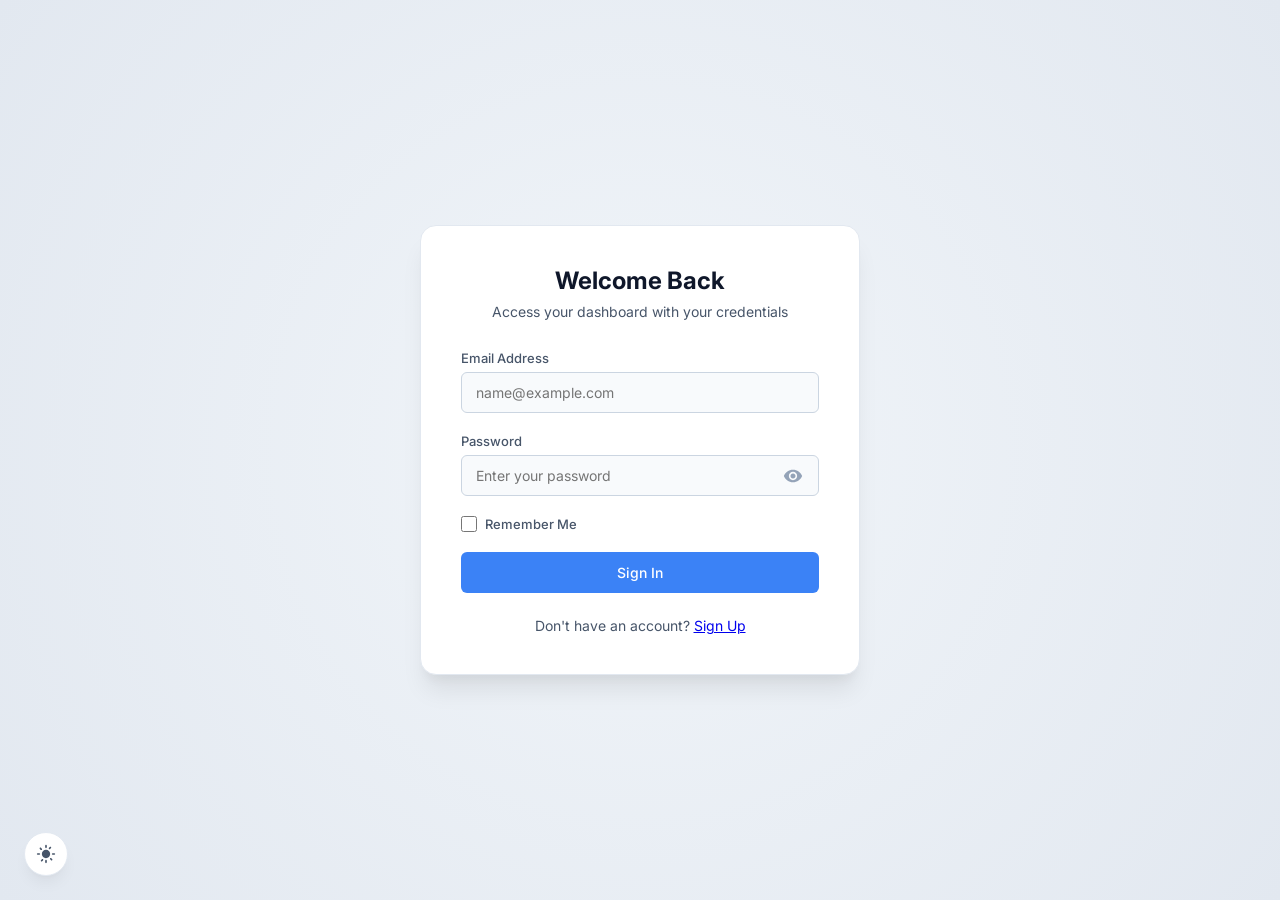
<file: WebDev-L2-LoginAuthentication-system/dashboard.html>
<!DOCTYPE html>
<html lang="en" data-theme="light">
<head>
    <meta charset="UTF-8">
    <meta name="viewport" content="width=device-width, initial-scale=1.0">
    <meta name="description" content="Secure, authenticated user dashboard.">
    <title>Dashboard - AuthSystem</title>
    <!-- Google Fonts -->
    <link rel="preconnect" href="https://fonts.googleapis.com">
    <link rel="preconnect" href="https://fonts.gstatic.com" crossorigin>
    <link href="https://fonts.googleapis.com/css2?family=Inter:wght@300;400;500;600;700&display=swap" rel="stylesheet">
    <link rel="stylesheet" href="css/style.css">
    
    <!-- Strict Session Route Protection Guard -->
    <script>
        (function() {
            const session = localStorage.getItem('auth_session') || sessionStorage.getItem('auth_session');
            if (!session) {
                window.location.replace('login.html');
            }
        })();
    </script>
</head>
<body class="dashboard-layout">
    <div class="dashboard-container">
        <!-- Navigation Sidebar -->
        <aside class="dashboard-sidebar">
            <div class="sidebar-logo">
                <svg viewBox="0 0 24 24" width="24" height="24" fill="currentColor">
                    <path d="M12 2C6.48 2 2 6.48 2 12s4.48 10 10 10 10-4.48 10-10S17.52 2 12 2zm-1 17.93c-3.95-.49-7-3.85-7-7.93 0-.62.08-1.21.21-1.79L9 15v1c0 1.1.9 2 2 2v1.93zm6.9-2.54c-.26-.81-1-1.39-1.9-1.39h-1v-3c0-.55-.45-1-1-1H8v-2h2c.55 0 1-.45 1-1V7h2c1.1 0 2-.9 2-2v-.41c2.93 1.19 5 4.06 5 7.41 0 2.08-.8 3.97-2.1 5.39z"/>
                </svg>
                <span>AuthSystem</span>
            </div>

            <nav class="sidebar-nav">
                <a href="dashboard.html" class="active">
                    <svg viewBox="0 0 24 24" width="18" height="18" fill="currentColor">
                        <path d="M10 20v-6h4v6h5v-8h3L12 3 2 12h3v8h5z"/>
                    </svg>
                    <span>Overview</span>
                </a>
                <a href="profile.html">
                    <svg viewBox="0 0 24 24" width="18" height="18" fill="currentColor">
                        <path d="M12 12c2.21 0 4-1.79 4-4s-1.79-4-4-4-4 1.79-4 4 1.79 4 4 4zm0 2c-2.67 0-8 1.34-8 4v2h16v-2c0-2.66-5.33-4-8-4z"/>
                    </svg>
                    <span>Profile Settings</span>
                </a>
            </nav>

            <div class="sidebar-footer">
                <button id="logout-btn" class="btn btn-danger-outline btn-full">
                    <svg viewBox="0 0 24 24" width="18" height="18" fill="currentColor">
                        <path d="M13 3h-2v10h2V3zm4 1.84l-1.41 1.41C17.14 7.46 18 9.13 18 11c0 3.31-2.69 6-6 6s-6-2.69-6-6c0-1.87.86-3.54 2.41-4.75L7 4.84C5.17 6.42 4 8.76 4 11c0 4.42 3.58 8 8 8s8-3.58 8-8c0-2.24-1.17-4.58-3-6.16z"/>
                    </svg>
                    <span>Sign Out</span>
                </button>
            </div>
        </aside>

        <!-- Main Content Viewport -->
        <main class="dashboard-main">
            <header class="dashboard-header">
                <div class="header-welcome">
                    <h2>Welcome back, <span id="user-display-name">User</span>!</h2>
                    <p>Here is your secure session statistics overview.</p>
                </div>
                <div class="header-actions">
                    <button id="theme-toggle" class="btn-icon" aria-label="Toggle theme" title="Toggle theme">
                        <svg class="sun-icon" viewBox="0 0 24 24" width="18" height="18" fill="currentColor">
                            <path d="M12,7c-2.76,0-5,2.24-5,5s2.24,5,5,5s5-2.24,5-5S14.76,7,12,7L12,7z M2,13h2c0.55,0,1-0.45,1-1s-0.45-1-1-1H2 c-0.55,0-1,0.45-1,1S1.45,13,2,13z M20,13h2c0.55,0,1-0.45,1-1s-0.45-1-1-1h-2c-0.55,0-1,0.45-1,1S19.45,13,20,13z M11,2v2 c0,0.55,0.45,1,1,1s1-0.45,1-1V2c0-0.55-0.45-1-1-1S11,1.45,11,2z M11,20v2c0,0.55,0.45,1,1,1s1-0.45,1-1v-2c0-0.55-0.45-1-1-1 S11,19.45,11,20z M5.99,4.58c-0.39-0.39-1.03-0.39-1.41,0s-0.39,1.03,0,1.41l1.06,1.06c0.39,0.39,1.03,0.39,1.41,0 s0.39-1.03,0-1.41L5.99,4.58z M18.36,16.95c-0.39-0.39-1.03-0.39-1.41,0s-0.39,1.03,0,1.41l1.06,1.06c0.39,0.39,1.02,0.39,1.41,0 s0.39-1.03,0-1.41L18.36,16.95z M7.05,18.36l-1.06,1.06c-0.39,0.39-0.39,1.03,0,1.41s1.03,0.39,1.41,0l1.06-1.06c0.39-0.39,0.39-1.03,0-1.41S7.44,17.97,7.05,18.36z M16.95,5.99l1.06-1.06c0.39-0.39,0.39-1.03,0-1.41s-1.03-0.39-1.41,0 l-1.06,1.06c-0.39,0.39-0.39,1.03,0,1.41S16.56,6.38,16.95,5.99z"/>
                        </svg>
                        <svg class="moon-icon hidden" viewBox="0 0 24 24" width="18" height="18" fill="currentColor">
                            <path d="M12.3,2A10,10 0 0,0 2,12A10,10 0 0,0 12,22A10,10 0 0,0 22,12A10,10 0 0,0 21.64,9.35C20.6,10.97 18.79,12 16.73,12C13.56,12 11,9.44 11,6.27C11,4.21 12.03,2.4 13.65,1.36C13.2,1.3 12.75,1.27 12.3,2Z"/>
                        </svg>
                    </button>
                </div>
            </header>

            <section class="dashboard-body">
                <!-- User Details Card -->
                <div class="details-card">
                    <h3>Account Session Metadata</h3>
                    <div class="details-row">
                        <span class="label">Register Email</span>
                        <span id="user-display-email" class="value">email@example.com</span>
                    </div>
                    <div class="details-row">
                        <span class="label">Session ID</span>
                        <span id="session-display-token" class="value font-mono">Loading...</span>
                    </div>
                    <div class="details-row">
                        <span class="label">Remember Me Active</span>
                        <span id="session-remember-state" class="value">No</span>
                    </div>
                </div>

                <!-- Info summary dummy cards -->
                <div class="metrics-grid">
                    <div class="metric-card">
                        <h4>Security Audit</h4>
                        <div class="metric-value text-success">Passed</div>
                        <p>All authentication tokens are secured with cryptographical digests.</p>
                    </div>
                    <div class="metric-card">
                        <h4>Local Sessions</h4>
                        <div class="metric-value">Active</div>
                        <p>Your session will expire automatically upon tab/browser closure if 'Remember Me' is unchecked.</p>
                    </div>
                </div>
            </section>
        </main>
    </div>

    <!-- Toasts Portal -->
    <div id="toast-container" class="toast-container"></div>

    <script type="module" src="js/app.js"></script>
</body>
</html>
</file>
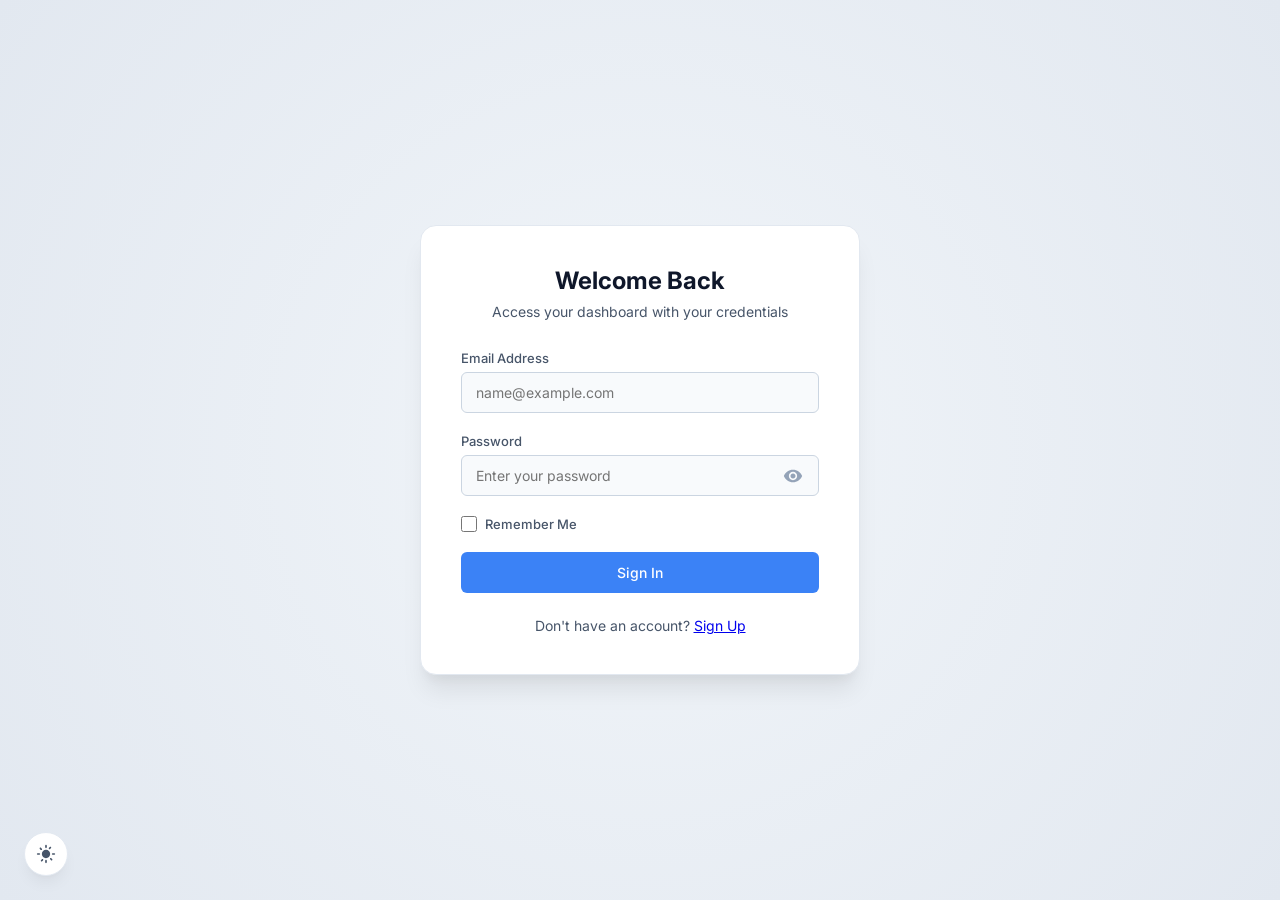
<file: WebDev-L2-LoginAuthentication-system/login.html>
<!DOCTYPE html>
<html lang="en" data-theme="light">
<head>
    <meta charset="UTF-8">
    <meta name="viewport" content="width=device-width, initial-scale=1.0">
    <meta name="description" content="Secure, responsive login page featuring show/hide passwords, loading states, and dark mode.">
    <title>Sign In - AuthSystem</title>
    <!-- Google Fonts -->
    <link rel="preconnect" href="https://fonts.googleapis.com">
    <link rel="preconnect" href="https://fonts.gstatic.com" crossorigin>
    <link href="https://fonts.googleapis.com/css2?family=Inter:wght@300;400;500;600;700&display=swap" rel="stylesheet">
    <link rel="stylesheet" href="css/style.css">
    
    <!-- Instant Public Route Protection Guard -->
    <script>
        (function() {
            const session = localStorage.getItem('auth_session') || sessionStorage.getItem('auth_session');
            if (session) {
                window.location.replace('dashboard.html');
            }
        })();
    </script>
</head>
<body class="auth-layout">
    <div class="auth-card">
        <div class="auth-header">
            <h2>Welcome Back</h2>
            <p>Access your dashboard with your credentials</p>
        </div>

        <form id="login-form" class="auth-form">
            <!-- Email Field -->
            <div class="form-group">
                <label for="login-email">Email Address</label>
                <input type="email" id="login-email" required placeholder="name@example.com" autocomplete="email">
            </div>

            <!-- Password Field -->
            <div class="form-group">
                <div class="label-row">
                    <label for="login-password">Password</label>
                </div>
                <div class="password-input-wrapper">
                    <input type="password" id="login-password" required placeholder="Enter your password">
                    <button type="button" class="btn-toggle-password" aria-label="Toggle password visibility" title="Show password">
                        <svg class="eye-icon" viewBox="0 0 24 24" width="20" height="20" fill="currentColor">
                            <path d="M12 4.5C7 4.5 2.73 7.61 1 12c1.73 4.39 6 7.5 11 7.5s9.27-3.11 11-7.5c-1.73-4.39-6-7.5-11-7.5zM12 17c-2.76 0-5-2.24-5-5s2.24-5 5-5 5 2.24 5 5-2.24 5-5 5zm0-8c-1.66 0-3 1.34-3 3s1.34 3 3 3 3-1.34 3-3-1.34-3-3-3z"/>
                        </svg>
                        <svg class="eye-off-icon hidden" viewBox="0 0 24 24" width="20" height="20" fill="currentColor">
                            <path d="M12 7c2.76 0 5 2.24 5 5 0 .65-.13 1.26-.36 1.83l2.92 2.92c1.51-1.26 2.7-2.89 3.44-4.75-1.73-4.39-6-7.5-11-7.5-1.4 0-2.74.25-3.98.7l2.16 2.16C10.74 7.13 11.35 7 12 7zM2 4.27l2.28 2.28.46.46C3.08 8.3 1.78 10.02 1 12c1.73 4.39 6 7.5 11 7.5 1.55 0 3.03-.3 4.38-.84l.42.42L19.73 22 21 20.73 3.27 3 2 4.27zM7.53 9.8l1.55 1.55c-.05.21-.08.43-.08.65 0 1.66 1.34 3 3 3 .22 0 .44-.03.65-.08l1.55 1.55c-.67.33-1.41.53-2.2.53-2.76 0-5-2.24-5-5 0-.79.2-1.53.53-2.2zm4.31-.78l3.15 3.15.02-.17c0-1.66-1.34-3-3-3l-.17.02z"/>
                        </svg>
                    </button>
                </div>
            </div>

            <!-- Remember Me Row -->
            <div class="form-row">
                <label class="checkbox-label">
                    <input type="checkbox" id="login-remember">
                    <span>Remember Me</span>
                </label>
            </div>

            <!-- Submit Button with loading status -->
            <button type="submit" class="btn btn-primary btn-submit">
                <span class="btn-text">Sign In</span>
                <span class="btn-loader hidden"></span>
            </button>
        </form>

        <div class="auth-footer">
            <p>Don't have an account? <a href="register.html">Sign Up</a></p>
        </div>
    </div>

    <!-- Theme Switcher Toggle -->
    <button id="theme-toggle" class="btn-theme-floating" aria-label="Toggle theme" title="Toggle theme">
        <svg class="sun-icon" viewBox="0 0 24 24" width="20" height="20" fill="currentColor">
            <path d="M12,7c-2.76,0-5,2.24-5,5s2.24,5,5,5s5-2.24,5-5S14.76,7,12,7L12,7z M2,13h2c0.55,0,1-0.45,1-1s-0.45-1-1-1H2 c-0.55,0-1,0.45-1,1S1.45,13,2,13z M20,13h2c0.55,0,1-0.45,1-1s-0.45-1-1-1h-2c-0.55,0-1,0.45-1,1S19.45,13,20,13z M11,2v2 c0,0.55,0.45,1,1,1s1-0.45,1-1V2c0-0.55-0.45-1-1-1S11,1.45,11,2z M11,20v2c0,0.55,0.45,1,1,1s1-0.45,1-1v-2c0-0.55-0.45-1-1-1 S11,19.45,11,20z M5.99,4.58c-0.39-0.39-1.03-0.39-1.41,0s-0.39,1.03,0,1.41l1.06,1.06c0.39,0.39,1.03,0.39,1.41,0 s0.39-1.03,0-1.41L5.99,4.58z M18.36,16.95c-0.39-0.39-1.03-0.39-1.41,0s-0.39,1.03,0,1.41l1.06,1.06c0.39,0.39,1.02,0.39,1.41,0 s0.39-1.03,0-1.41L18.36,16.95z M7.05,18.36l-1.06,1.06c-0.39,0.39-0.39,1.03,0,1.41s1.03,0.39,1.41,0l1.06-1.06c0.39-0.39,0.39-1.03,0-1.41S7.44,17.97,7.05,18.36z M16.95,5.99l1.06-1.06c0.39-0.39,0.39-1.03,0-1.41s-1.03-0.39-1.41,0 l-1.06,1.06c-0.39,0.39-0.39,1.03,0,1.41S16.56,6.38,16.95,5.99z"/>
        </svg>
        <svg class="moon-icon hidden" viewBox="0 0 24 24" width="20" height="20" fill="currentColor">
            <path d="M12.3,2A10,10 0 0,0 2,12A10,10 0 0,0 12,22A10,10 0 0,0 22,12A10,10 0 0,0 21.64,9.35C20.6,10.97 18.79,12 16.73,12C13.56,12 11,9.44 11,6.27C11,4.21 12.03,2.4 13.65,1.36C13.2,1.3 12.75,1.27 12.3,2Z"/>
        </svg>
    </button>

    <!-- Toasts Portal -->
    <div id="toast-container" class="toast-container"></div>

    <script type="module" src="js/app.js"></script>
</body>
</html>
</file>
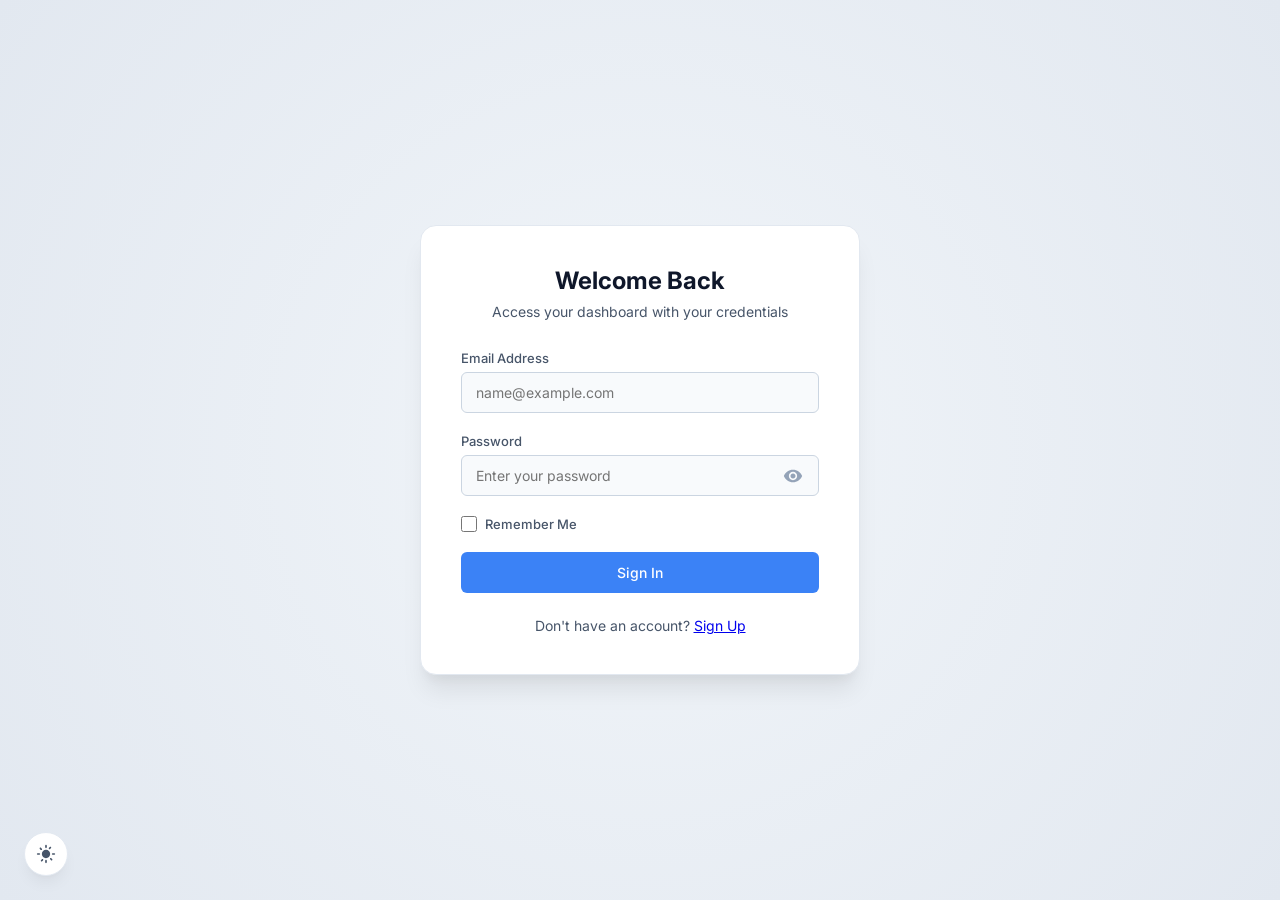
<file: WebDev-L2-LoginAuthentication-system/profile.html>
<!DOCTYPE html>
<html lang="en" data-theme="light">
<head>
    <meta charset="UTF-8">
    <meta name="viewport" content="width=device-width, initial-scale=1.0">
    <meta name="description" content="Secure, authenticated user profile management.">
    <title>Profile Settings - AuthSystem</title>
    <!-- Google Fonts -->
    <link rel="preconnect" href="https://fonts.googleapis.com">
    <link rel="preconnect" href="https://fonts.gstatic.com" crossorigin>
    <link href="https://fonts.googleapis.com/css2?family=Inter:wght@300;400;500;600;700&display=swap" rel="stylesheet">
    <link rel="stylesheet" href="css/style.css">
    
    <!-- Strict Session Route Protection Guard -->
    <script>
        (function() {
            const session = localStorage.getItem('auth_session') || sessionStorage.getItem('auth_session');
            if (!session) {
                window.location.replace('login.html');
            }
        })();
    </script>
</head>
<body class="dashboard-layout">
    <div class="dashboard-container">
        <!-- Navigation Sidebar -->
        <aside class="dashboard-sidebar">
            <div class="sidebar-logo">
                <svg viewBox="0 0 24 24" width="24" height="24" fill="currentColor">
                    <path d="M12 2C6.48 2 2 6.48 2 12s4.48 10 10 10 10-4.48 10-10S17.52 2 12 2zm-1 17.93c-3.95-.49-7-3.85-7-7.93 0-.62.08-1.21.21-1.79L9 15v1c0 1.1.9 2 2 2v1.93zm6.9-2.54c-.26-.81-1-1.39-1.9-1.39h-1v-3c0-.55-.45-1-1-1H8v-2h2c.55 0 1-.45 1-1V7h2c1.1 0 2-.9 2-2v-.41c2.93 1.19 5 4.06 5 7.41 0 2.08-.8 3.97-2.1 5.39z"/>
                </svg>
                <span>AuthSystem</span>
            </div>

            <nav class="sidebar-nav">
                <a href="dashboard.html">
                    <svg viewBox="0 0 24 24" width="18" height="18" fill="currentColor">
                        <path d="M10 20v-6h4v6h5v-8h3L12 3 2 12h3v8h5z"/>
                    </svg>
                    <span>Overview</span>
                </a>
                <a href="profile.html" class="active">
                    <svg viewBox="0 0 24 24" width="18" height="18" fill="currentColor">
                        <path d="M12 12c2.21 0 4-1.79 4-4s-1.79-4-4-4-4 1.79-4 4 1.79 4 4 4zm0 2c-2.67 0-8 1.34-8 4v2h16v-2c0-2.66-5.33-4-8-4z"/>
                    </svg>
                    <span>Profile Settings</span>
                </a>
            </nav>

            <div class="sidebar-footer">
                <button id="logout-btn" class="btn btn-danger-outline btn-full">
                    <svg viewBox="0 0 24 24" width="18" height="18" fill="currentColor">
                        <path d="M13 3h-2v10h2V3zm4 1.84l-1.41 1.41C17.14 7.46 18 9.13 18 11c0 3.31-2.69 6-6 6s-6-2.69-6-6c0-1.87.86-3.54 2.41-4.75L7 4.84C5.17 6.42 4 8.76 4 11c0 4.42 3.58 8 8 8s8-3.58 8-8c0-2.24-1.17-4.58-3-6.16z"/>
                    </svg>
                    <span>Sign Out</span>
                </button>
            </div>
        </aside>

        <!-- Main Content Viewport -->
        <main class="dashboard-main">
            <header class="dashboard-header">
                <div class="header-welcome">
                    <h2>Profile Settings</h2>
                    <p>Manage your account settings, profile description, and credentials.</p>
                </div>
                <div class="header-actions">
                    <button id="theme-toggle" class="btn-icon" aria-label="Toggle theme" title="Toggle theme">
                        <svg class="sun-icon" viewBox="0 0 24 24" width="18" height="18" fill="currentColor">
                            <path d="M12,7c-2.76,0-5,2.24-5,5s2.24,5,5,5s5-2.24,5-5S14.76,7,12,7L12,7z M2,13h2c0.55,0,1-0.45,1-1s-0.45-1-1-1H2 c-0.55,0-1,0.45-1,1S1.45,13,2,13z M20,13h2c0.55,0,1-0.45,1-1s-0.45-1-1-1h-2c-0.55,0-1,0.45-1,1S19.45,13,20,13z M11,2v2 c0,0.55,0.45,1,1,1s1-0.45,1-1V2c0-0.55-0.45-1-1-1S11,1.45,11,2z M11,20v2c0,0.55,0.45,1,1,1s1-0.45,1-1v-2c0-0.55-0.45-1-1-1 S11,19.45,11,20z M5.99,4.58c-0.39-0.39-1.03-0.39-1.41,0s-0.39,1.03,0,1.41l1.06,1.06c0.39,0.39,1.03,0.39,1.41,0 s0.39-1.03,0-1.41L5.99,4.58z M18.36,16.95c-0.39-0.39-1.03-0.39-1.41,0s-0.39,1.03,0,1.41l1.06,1.06c0.39,0.39,1.02,0.39,1.41,0 s0.39-1.03,0-1.41L18.36,16.95z M7.05,18.36l-1.06,1.06c-0.39,0.39-0.39,1.03,0,1.41s1.03,0.39,1.41,0l1.06-1.06c0.39-0.39,0.39-1.03,0-1.41S7.44,17.97,7.05,18.36z M16.95,5.99l1.06-1.06c0.39-0.39,0.39-1.03,0-1.41s-1.03-0.39-1.41,0 l-1.06,1.06c-0.39,0.39-0.39,1.03,0,1.41S16.56,6.38,16.95,5.99z"/>
                        </svg>
                        <svg class="moon-icon hidden" viewBox="0 0 24 24" width="18" height="18" fill="currentColor">
                            <path d="M12.3,2A10,10 0 0,0 2,12A10,10 0 0,0 12,22A10,10 0 0,0 22,12A10,10 0 0,0 21.64,9.35C20.6,10.97 18.79,12 16.73,12C13.56,12 11,9.44 11,6.27C11,4.21 12.03,2.4 13.65,1.36C13.2,1.3 12.75,1.27 12.3,2Z"/>
                        </svg>
                    </button>
                </div>
            </header>

            <section class="dashboard-body flex-col">
                <!-- Profile Settings Card -->
                <div class="details-card">
                    <h3>Update Profile Info</h3>
                    <form id="profile-info-form" class="auth-form mt-10">
                        <div class="form-group">
                            <label for="prof-name">Full Name</label>
                            <input type="text" id="prof-name" required placeholder="John Doe">
                        </div>
                        <div class="form-group">
                            <label for="prof-bio">Short Biography</label>
                            <textarea id="prof-bio" rows="3" placeholder="Tell us something about yourself..."></textarea>
                        </div>
                        <button type="submit" class="btn btn-primary">
                            <span class="btn-text">Save Changes</span>
                            <span class="btn-loader hidden"></span>
                        </button>
                    </form>
                </div>

                <!-- Password Change Card -->
                <div class="details-card">
                    <h3>Change Password</h3>
                    <form id="profile-password-form" class="auth-form mt-10">
                        <!-- Old Password -->
                        <div class="form-group">
                            <label for="pass-old">Current Password</label>
                            <div class="password-input-wrapper">
                                <input type="password" id="pass-old" required placeholder="Verify current password">
                                <button type="button" class="btn-toggle-password" aria-label="Toggle password visibility" title="Show password">
                                    <svg class="eye-icon" viewBox="0 0 24 24" width="20" height="20" fill="currentColor">
                                        <path d="M12 4.5C7 4.5 2.73 7.61 1 12c1.73 4.39 6 7.5 11 7.5s9.27-3.11 11-7.5c-1.73-4.39-6-7.5-11-7.5zM12 17c-2.76 0-5-2.24-5-5s2.24-5 5-5 5 2.24 5 5-2.24 5-5 5zm0-8c-1.66 0-3 1.34-3 3s1.34 3 3 3 3-1.34 3-3-1.34-3-3-3z"/>
                                    </svg>
                                    <svg class="eye-off-icon hidden" viewBox="0 0 24 24" width="20" height="20" fill="currentColor">
                                        <path d="M12 7c2.76 0 5 2.24 5 5 0 .65-.13 1.26-.36 1.83l2.92 2.92c1.51-1.26 2.7-2.89 3.44-4.75-1.73-4.39-6-7.5-11-7.5-1.4 0-2.74.25-3.98.7l2.16 2.16C10.74 7.13 11.35 7 12 7zM2 4.27l2.28 2.28.46.46C3.08 8.3 1.78 10.02 1 12c1.73 4.39 6 7.5 11 7.5 1.55 0 3.03-.3 4.38-.84l.42.42L19.73 22 21 20.73 3.27 3 2 4.27zM7.53 9.8l1.55 1.55c-.05.21-.08.43-.08.65 0 1.66 1.34 3 3 3 .22 0 .44-.03.65-.08l1.55 1.55c-.67.33-1.41.53-2.2.53-2.76 0-5-2.24-5-5 0-.79.2-1.53.53-2.2zm4.31-.78l3.15 3.15.02-.17c0-1.66-1.34-3-3-3l-.17.02z"/>
                                    </svg>
                                </button>
                            </div>
                        </div>

                        <!-- New Password -->
                        <div class="form-group">
                            <label for="pass-new">New Password</label>
                            <div class="password-input-wrapper">
                                <input type="password" id="pass-new" required placeholder="At least 8 characters">
                                <button type="button" class="btn-toggle-password" aria-label="Toggle password visibility" title="Show password">
                                    <svg class="eye-icon" viewBox="0 0 24 24" width="20" height="20" fill="currentColor">
                                        <path d="M12 4.5C7 4.5 2.73 7.61 1 12c1.73 4.39 6 7.5 11 7.5s9.27-3.11 11-7.5c-1.73-4.39-6-7.5-11-7.5zM12 17c-2.76 0-5-2.24-5-5s2.24-5 5-5 5 2.24 5 5-2.24 5-5 5zm0-8c-1.66 0-3 1.34-3 3s1.34 3 3 3 3-1.34 3-3-1.34-3-3-3z"/>
                                    </svg>
                                    <svg class="eye-off-icon hidden" viewBox="0 0 24 24" width="20" height="20" fill="currentColor">
                                        <path d="M12 7c2.76 0 5 2.24 5 5 0 .65-.13 1.26-.36 1.83l2.92 2.92c1.51-1.26 2.7-2.89 3.44-4.75-1.73-4.39-6-7.5-11-7.5-1.4 0-2.74.25-3.98.7l2.16 2.16C10.74 7.13 11.35 7 12 7zM2 4.27l2.28 2.28.46.46C3.08 8.3 1.78 10.02 1 12c1.73 4.39 6 7.5 11 7.5 1.55 0 3.03-.3 4.38-.84l.42.42L19.73 22 21 20.73 3.27 3 2 4.27zM7.53 9.8l1.55 1.55c-.05.21-.08.43-.08.65 0 1.66 1.34 3 3 3 .22 0 .44-.03.65-.08l1.55 1.55c-.67.33-1.41.53-2.2.53-2.76 0-5-2.24-5-5 0-.79.2-1.53.53-2.2zm4.31-.78l3.15 3.15.02-.17c0-1.66-1.34-3-3-3l-.17.02z"/>
                                    </svg>
                                </button>
                            </div>
                            <!-- Strength meter -->
                            <div class="strength-meter-container">
                                <div class="strength-meter-bars">
                                    <div class="strength-bar"></div>
                                    <div class="strength-bar"></div>
                                    <div class="strength-bar"></div>
                                    <div class="strength-bar"></div>
                                    <div class="strength-bar"></div>
                                </div>
                                <span id="strength-text" class="strength-text">Password Strength</span>
                            </div>
                        </div>

                        <!-- Confirm New Password -->
                        <div class="form-group">
                            <label for="pass-confirm">Confirm New Password</label>
                            <div class="password-input-wrapper">
                                <input type="password" id="pass-confirm" required placeholder="Repeat your new password">
                                <button type="button" class="btn-toggle-password" aria-label="Toggle password visibility" title="Show password">
                                    <svg class="eye-icon" viewBox="0 0 24 24" width="20" height="20" fill="currentColor">
                                        <path d="M12 4.5C7 4.5 2.73 7.61 1 12c1.73 4.39 6 7.5 11 7.5s9.27-3.11 11-7.5c-1.73-4.39-6-7.5-11-7.5zM12 17c-2.76 0-5-2.24-5-5s2.24-5 5-5 5 2.24 5 5-2.24 5-5 5zm0-8c-1.66 0-3 1.34-3 3s1.34 3 3 3 3-1.34 3-3-1.34-3-3-3z"/>
                                    </svg>
                                    <svg class="eye-off-icon hidden" viewBox="0 0 24 24" width="20" height="20" fill="currentColor">
                                        <path d="M12 7c2.76 0 5 2.24 5 5 0 .65-.13 1.26-.36 1.83l2.92 2.92c1.51-1.26 2.7-2.89 3.44-4.75-1.73-4.39-6-7.5-11-7.5-1.4 0-2.74.25-3.98.7l2.16 2.16C10.74 7.13 11.35 7 12 7zM2 4.27l2.28 2.28.46.46C3.08 8.3 1.78 10.02 1 12c1.73 4.39 6 7.5 11 7.5 1.55 0 3.03-.3 4.38-.84l.42.42L19.73 22 21 20.73 3.27 3 2 4.27zM7.53 9.8l1.55 1.55c-.05.21-.08.43-.08.65 0 1.66 1.34 3 3 3 .22 0 .44-.03.65-.08l1.55 1.55c-.67.33-1.41.53-2.2.53-2.76 0-5-2.24-5-5 0-.79.2-1.53.53-2.2zm4.31-.78l3.15 3.15.02-.17c0-1.66-1.34-3-3-3l-.17.02z"/>
                                    </svg>
                                </button>
                            </div>
                        </div>

                        <button type="submit" class="btn btn-primary">
                            <span class="btn-text">Update Password</span>
                            <span class="btn-loader hidden"></span>
                        </button>
                    </form>
                </div>
            </section>
        </main>
    </div>

    <!-- Toasts Portal -->
    <div id="toast-container" class="toast-container"></div>

    <script type="module" src="js/app.js"></script>
</body>
</html>
</file>
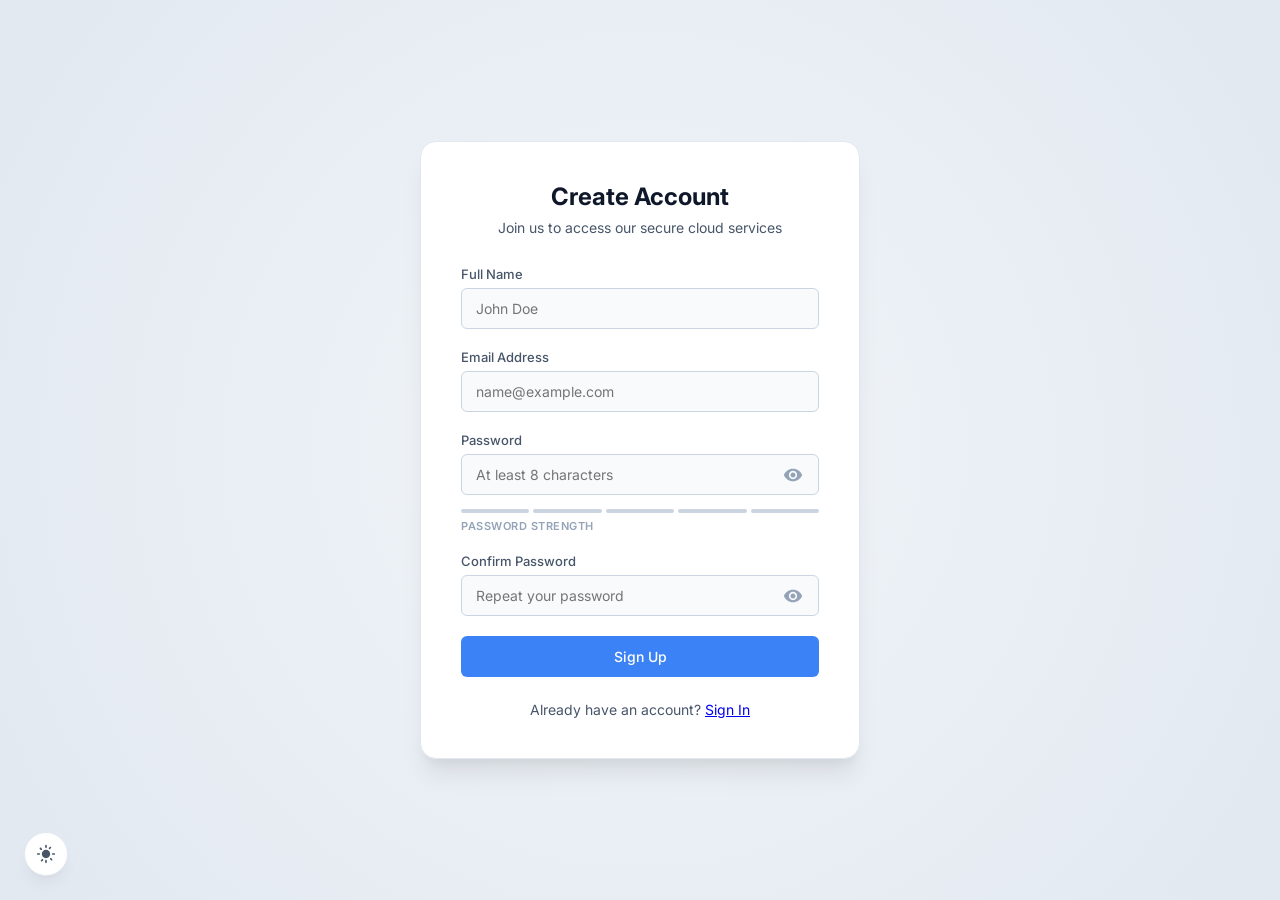
<file: WebDev-L2-LoginAuthentication-system/register.html>
<!DOCTYPE html>
<html lang="en" data-theme="light">
<head>
    <meta charset="UTF-8">
    <meta name="viewport" content="width=device-width, initial-scale=1.0">
    <meta name="description" content="Secure registration page with interactive password strength meters, confirmation checking, and custom toasts.">
    <title>Sign Up - AuthSystem</title>
    <!-- Google Fonts -->
    <link rel="preconnect" href="https://fonts.googleapis.com">
    <link rel="preconnect" href="https://fonts.gstatic.com" crossorigin>
    <link href="https://fonts.googleapis.com/css2?family=Inter:wght@300;400;500;600;700&display=swap" rel="stylesheet">
    <link rel="stylesheet" href="css/style.css">
    
    <!-- Instant Public Route Protection Guard -->
    <script>
        (function() {
            const session = localStorage.getItem('auth_session') || sessionStorage.getItem('auth_session');
            if (session) {
                window.location.replace('dashboard.html');
            }
        })();
    </script>
</head>
<body class="auth-layout">
    <div class="auth-card">
        <div class="auth-header">
            <h2>Create Account</h2>
            <p>Join us to access our secure cloud services</p>
        </div>

        <form id="register-form" class="auth-form">
            <!-- Full Name Field -->
            <div class="form-group">
                <label for="reg-name">Full Name</label>
                <input type="text" id="reg-name" required placeholder="John Doe" autocomplete="name">
            </div>

            <!-- Email Field -->
            <div class="form-group">
                <label for="reg-email">Email Address</label>
                <input type="email" id="reg-email" required placeholder="name@example.com" autocomplete="email">
            </div>

            <!-- Password Field -->
            <div class="form-group">
                <label for="reg-password">Password</label>
                <div class="password-input-wrapper">
                    <input type="password" id="reg-password" required placeholder="At least 8 characters">
                    <button type="button" class="btn-toggle-password" aria-label="Toggle password visibility" title="Show password">
                        <svg class="eye-icon" viewBox="0 0 24 24" width="20" height="20" fill="currentColor">
                            <path d="M12 4.5C7 4.5 2.73 7.61 1 12c1.73 4.39 6 7.5 11 7.5s9.27-3.11 11-7.5c-1.73-4.39-6-7.5-11-7.5zM12 17c-2.76 0-5-2.24-5-5s2.24-5 5-5 5 2.24 5 5-2.24 5-5 5zm0-8c-1.66 0-3 1.34-3 3s1.34 3 3 3 3-1.34 3-3-1.34-3-3-3z"/>
                        </svg>
                        <svg class="eye-off-icon hidden" viewBox="0 0 24 24" width="20" height="20" fill="currentColor">
                            <path d="M12 7c2.76 0 5 2.24 5 5 0 .65-.13 1.26-.36 1.83l2.92 2.92c1.51-1.26 2.7-2.89 3.44-4.75-1.73-4.39-6-7.5-11-7.5-1.4 0-2.74.25-3.98.7l2.16 2.16C10.74 7.13 11.35 7 12 7zM2 4.27l2.28 2.28.46.46C3.08 8.3 1.78 10.02 1 12c1.73 4.39 6 7.5 11 7.5 1.55 0 3.03-.3 4.38-.84l.42.42L19.73 22 21 20.73 3.27 3 2 4.27zM7.53 9.8l1.55 1.55c-.05.21-.08.43-.08.65 0 1.66 1.34 3 3 3 .22 0 .44-.03.65-.08l1.55 1.55c-.67.33-1.41.53-2.2.53-2.76 0-5-2.24-5-5 0-.79.2-1.53.53-2.2zm4.31-.78l3.15 3.15.02-.17c0-1.66-1.34-3-3-3l-.17.02z"/>
                        </svg>
                    </button>
                </div>
                <!-- Password Strength Meter -->
                <div class="strength-meter-container">
                    <div class="strength-meter-bars">
                        <div class="strength-bar"></div>
                        <div class="strength-bar"></div>
                        <div class="strength-bar"></div>
                        <div class="strength-bar"></div>
                        <div class="strength-bar"></div>
                    </div>
                    <span id="strength-text" class="strength-text">Password Strength</span>
                </div>
            </div>

            <!-- Confirm Password Field -->
            <div class="form-group">
                <label for="reg-confirm">Confirm Password</label>
                <div class="password-input-wrapper">
                    <input type="password" id="reg-confirm" required placeholder="Repeat your password">
                    <button type="button" class="btn-toggle-password" aria-label="Toggle password visibility" title="Show password">
                        <svg class="eye-icon" viewBox="0 0 24 24" width="20" height="20" fill="currentColor">
                            <path d="M12 4.5C7 4.5 2.73 7.61 1 12c1.73 4.39 6 7.5 11 7.5s9.27-3.11 11-7.5c-1.73-4.39-6-7.5-11-7.5zM12 17c-2.76 0-5-2.24-5-5s2.24-5 5-5 5 2.24 5 5-2.24 5-5 5zm0-8c-1.66 0-3 1.34-3 3s1.34 3 3 3 3-1.34 3-3-1.34-3-3-3z"/>
                        </svg>
                        <svg class="eye-off-icon hidden" viewBox="0 0 24 24" width="20" height="20" fill="currentColor">
                            <path d="M12 7c2.76 0 5 2.24 5 5 0 .65-.13 1.26-.36 1.83l2.92 2.92c1.51-1.26 2.7-2.89 3.44-4.75-1.73-4.39-6-7.5-11-7.5-1.4 0-2.74.25-3.98.7l2.16 2.16C10.74 7.13 11.35 7 12 7zM2 4.27l2.28 2.28.46.46C3.08 8.3 1.78 10.02 1 12c1.73 4.39 6 7.5 11 7.5 1.55 0 3.03-.3 4.38-.84l.42.42L19.73 22 21 20.73 3.27 3 2 4.27zM7.53 9.8l1.55 1.55c-.05.21-.08.43-.08.65 0 1.66 1.34 3 3 3 .22 0 .44-.03.65-.08l1.55 1.55c-.67.33-1.41.53-2.2.53-2.76 0-5-2.24-5-5 0-.79.2-1.53.53-2.2zm4.31-.78l3.15 3.15.02-.17c0-1.66-1.34-3-3-3l-.17.02z"/>
                        </svg>
                    </button>
                </div>
            </div>

            <!-- Submit Button -->
            <button type="submit" class="btn btn-primary btn-submit">
                <span class="btn-text">Sign Up</span>
                <span class="btn-loader hidden"></span>
            </button>
        </form>

        <div class="auth-footer">
            <p>Already have an account? <a href="login.html">Sign In</a></p>
        </div>
    </div>

    <!-- Theme Switcher Toggle -->
    <button id="theme-toggle" class="btn-theme-floating" aria-label="Toggle theme" title="Toggle theme">
        <svg class="sun-icon" viewBox="0 0 24 24" width="20" height="20" fill="currentColor">
            <path d="M12,7c-2.76,0-5,2.24-5,5s2.24,5,5,5s5-2.24,5-5S14.76,7,12,7L12,7z M2,13h2c0.55,0,1-0.45,1-1s-0.45-1-1-1H2 c-0.55,0-1,0.45-1,1S1.45,13,2,13z M20,13h2c0.55,0,1-0.45,1-1s-0.45-1-1-1h-2c-0.55,0-1,0.45-1,1S19.45,13,20,13z M11,2v2 c0,0.55,0.45,1,1,1s1-0.45,1-1V2c0-0.55-0.45-1-1-1S11,1.45,11,2z M11,20v2c0,0.55,0.45,1,1,1s1-0.45,1-1v-2c0-0.55-0.45-1-1-1 S11,19.45,11,20z M5.99,4.58c-0.39-0.39-1.03-0.39-1.41,0s-0.39,1.03,0,1.41l1.06,1.06c0.39,0.39,1.03,0.39,1.41,0 s0.39-1.03,0-1.41L5.99,4.58z M18.36,16.95c-0.39-0.39-1.03-0.39-1.41,0s-0.39,1.03,0,1.41l1.06,1.06c0.39,0.39,1.02,0.39,1.41,0 s0.39-1.03,0-1.41L18.36,16.95z M7.05,18.36l-1.06,1.06c-0.39,0.39-0.39,1.03,0,1.41s1.03,0.39,1.41,0l1.06-1.06c0.39-0.39,0.39-1.03,0-1.41S7.44,17.97,7.05,18.36z M16.95,5.99l1.06-1.06c0.39-0.39,0.39-1.03,0-1.41s-1.03-0.39-1.41,0 l-1.06,1.06c-0.39,0.39-0.39,1.03,0,1.41S16.56,6.38,16.95,5.99z"/>
        </svg>
        <svg class="moon-icon hidden" viewBox="0 0 24 24" width="20" height="20" fill="currentColor">
            <path d="M12.3,2A10,10 0 0,0 2,12A10,10 0 0,0 12,22A10,10 0 0,0 22,12A10,10 0 0,0 21.64,9.35C20.6,10.97 18.79,12 16.73,12C13.56,12 11,9.44 11,6.27C11,4.21 12.03,2.4 13.65,1.36C13.2,1.3 12.75,1.27 12.3,2Z"/>
        </svg>
    </button>

    <!-- Toasts Portal -->
    <div id="toast-container" class="toast-container"></div>

    <script type="module" src="js/app.js"></script>
</body>
</html>
</file>
<file: WebDev-L2-calculator/css/style.css>
/* ==========================================================================
   NeuraCalc Design System & Custom Styles
   Oasis Infobyte Internship Project - Calculator
   ========================================================================== */

/* --------------------------------------------------------------------------
   1. Design Variables & Themes
   -------------------------------------------------------------------------- */
:root {
    /* Fonts */
    --font-primary: 'Outfit', sans-serif;
    --font-secondary: 'Plus Jakarta Sans', sans-serif;

    /* Theme - Dark Mode (Default) */
    --bg-page: radial-gradient(circle at 50% 50%, #0f1016 0%, #07080b 100%);
    --orb-1-color: rgba(255, 0, 127, 0.15);
    --orb-2-color: rgba(0, 242, 254, 0.12);
    --orb-3-color: rgba(127, 0, 255, 0.12);
    
    /* Card Glassmorphism */
    --card-bg: rgba(18, 20, 32, 0.45);
    --card-border: rgba(255, 255, 255, 0.08);
    --card-shadow: 0 20px 50px rgba(0, 0, 0, 0.4);
    --backdrop-blur: blur(25px);

    /* Text Colors */
    --text-primary: #ffffff;
    --text-secondary: rgba(255, 255, 255, 0.5);
    --text-muted: rgba(255, 255, 255, 0.3);
    
    /* Display Screen */
    --screen-bg: rgba(7, 8, 12, 0.4);
    --screen-border: rgba(255, 255, 255, 0.04);
    
    /* Keypad & Buttons */
    --btn-num-bg: rgba(255, 255, 255, 0.04);
    --btn-num-color: #f1f5f9;
    --btn-num-hover: rgba(255, 255, 255, 0.09);
    --btn-num-border: rgba(255, 255, 255, 0.03);
    
    --btn-operator-bg: rgba(127, 0, 255, 0.15);
    --btn-operator-color: #c084fc;
    --btn-operator-hover: rgba(127, 0, 255, 0.25);
    --btn-operator-border: rgba(168, 85, 247, 0.2);
    
    --btn-utility-bg: rgba(255, 255, 255, 0.07);
    --btn-utility-color: #cbd5e1;
    --btn-utility-hover: rgba(255, 255, 255, 0.12);
    --btn-utility-border: rgba(255, 255, 255, 0.05);
    
    --btn-equals-bg: linear-gradient(135deg, #7f00ff 0%, #ff007f 100%);
    --btn-equals-color: #ffffff;
    --btn-equals-shadow: 0 4px 15px rgba(255, 0, 127, 0.3);

    /* Controls (Header) */
    --control-btn-bg: rgba(255, 255, 255, 0.05);
    --control-btn-hover: rgba(255, 255, 255, 0.1);
    --control-btn-color: #94a3b8;
    --control-btn-active-color: #38bdf8;
    --logo-dot: #ff007f;
    
    /* Side Panels (History) */
    --panel-bg: rgba(15, 17, 28, 0.85);
    --panel-border: rgba(255, 255, 255, 0.1);
    --history-item-bg: rgba(255, 255, 255, 0.02);
    --history-item-hover: rgba(255, 255, 255, 0.05);
    --history-item-border: rgba(255, 255, 255, 0.04);
}

[data-theme="light"] {
    /* Theme - Light Mode */
    --bg-page: radial-gradient(circle at 50% 50%, #f4f6fa 0%, #e2e8f0 100%);
    --orb-1-color: rgba(255, 0, 127, 0.07);
    --orb-2-color: rgba(0, 242, 254, 0.07);
    --orb-3-color: rgba(127, 0, 255, 0.06);

    /* Card Glassmorphism */
    --card-bg: rgba(255, 255, 255, 0.4);
    --card-border: rgba(255, 255, 255, 0.5);
    --card-shadow: 0 20px 50px rgba(100, 116, 139, 0.15);
    --backdrop-blur: blur(25px);

    /* Text Colors */
    --text-primary: #1e293b;
    --text-secondary: #475569;
    --text-muted: #94a3b8;

    /* Display Screen */
    --screen-bg: rgba(255, 255, 255, 0.5);
    --screen-border: rgba(255, 255, 255, 0.4);

    /* Keypad & Buttons */
    --btn-num-bg: rgba(255, 255, 255, 0.55);
    --btn-num-color: #334155;
    --btn-num-hover: rgba(255, 255, 255, 0.8);
    --btn-num-border: rgba(255, 255, 255, 0.6);

    --btn-operator-bg: rgba(124, 58, 237, 0.09);
    --btn-operator-color: #6d28d9;
    --btn-operator-hover: rgba(124, 58, 237, 0.18);
    --btn-operator-border: rgba(124, 58, 237, 0.15);

    --btn-utility-bg: rgba(148, 163, 184, 0.12);
    --btn-utility-color: #334155;
    --btn-utility-hover: rgba(148, 163, 184, 0.22);
    --btn-utility-border: rgba(255, 255, 255, 0.3);

    --btn-equals-bg: linear-gradient(135deg, #6366f1 0%, #a855f7 100%);
    --btn-equals-color: #ffffff;
    --btn-equals-shadow: 0 4px 15px rgba(99, 102, 241, 0.3);

    /* Controls (Header) */
    --control-btn-bg: rgba(255, 255, 255, 0.6);
    --control-btn-hover: rgba(255, 255, 255, 0.9);
    --control-btn-color: #64748b;
    --control-btn-active-color: #0284c7;
    --logo-dot: #6366f1;

    /* Side Panels (History) */
    --panel-bg: rgba(255, 255, 255, 0.9);
    --panel-border: rgba(255, 255, 255, 0.8);
    --history-item-bg: rgba(0, 0, 0, 0.02);
    --history-item-hover: rgba(0, 0, 0, 0.05);
    --history-item-border: rgba(0, 0, 0, 0.03);
}

/* --------------------------------------------------------------------------
   2. Reset & Global Styles
   -------------------------------------------------------------------------- */
* {
    margin: 0;
    padding: 0;
    box-sizing: border-box;
    user-select: none;
    -webkit-user-select: none;
}

body {
    font-family: var(--font-primary);
    background: var(--bg-page);
    color: var(--text-primary);
    min-height: 100vh;
    display: flex;
    flex-direction: column;
    justify-content: center;
    align-items: center;
    overflow-x: hidden;
    position: relative;
    padding: 20px;
    transition: background 0.5s ease, color 0.3s ease;
}

/* --------------------------------------------------------------------------
   3. Background Animated Glow Spheres
   -------------------------------------------------------------------------- */
.background-decorations {
    position: absolute;
    width: 100%;
    height: 100%;
    top: 0;
    left: 0;
    overflow: hidden;
    z-index: 1;
    pointer-events: none;
}

.circle {
    position: absolute;
    border-radius: 50%;
    filter: blur(80px);
    animation: float 20s infinite alternate ease-in-out;
}

.circle-1 {
    width: 350px;
    height: 350px;
    background: var(--orb-1-color);
    top: 15%;
    left: 15%;
    animation-duration: 25s;
}

.circle-2 {
    width: 400px;
    height: 400px;
    background: var(--orb-2-color);
    bottom: 10%;
    right: 15%;
    animation-duration: 30s;
    animation-delay: -5s;
}

.circle-3 {
    width: 300px;
    height: 300px;
    background: var(--orb-3-color);
    top: 50%;
    left: 60%;
    transform: translate(-50%, -50%);
    animation-duration: 22s;
    animation-delay: -10s;
}

@keyframes float {
    0% {
        transform: translate(0, 0) scale(1);
    }
    50% {
        transform: translate(40px, -60px) scale(1.1);
    }
    100% {
        transform: translate(-30px, 30px) scale(0.9);
    }
}

/* --------------------------------------------------------------------------
   4. Main App Layout & Card Container
   -------------------------------------------------------------------------- */
.calculator-app {
    width: 100%;
    max-width: 380px;
    z-index: 10;
    position: relative;
    perspective: 1000px;
}

.calculator-card {
    background: var(--card-bg);
    border: 1px solid var(--card-border);
    border-radius: 24px;
    padding: 16px;
    box-shadow: var(--card-shadow);
    backdrop-filter: var(--backdrop-blur);
    -webkit-backdrop-filter: var(--backdrop-blur);
    display: flex;
    flex-direction: column;
    gap: 16px;
    transform: translateZ(0);
    transition: background 0.3s ease, border 0.3s ease, box-shadow 0.3s ease;
    animation: cardEntrance 0.8s cubic-bezier(0.16, 1, 0.3, 1) forwards;
}

@keyframes cardEntrance {
    0% {
        opacity: 0;
        transform: translateY(30px) scale(0.95);
    }
    100% {
        opacity: 1;
        transform: translateY(0) scale(1);
    }
}

/* --------------------------------------------------------------------------
   5. Header Branding & Control Panel
   -------------------------------------------------------------------------- */
.calc-header {
    display: flex;
    justify-content: space-between;
    align-items: center;
    padding: 4px 8px;
}

.logo {
    display: flex;
    align-items: center;
    gap: 6px;
}

.logo-dot {
    width: 8px;
    height: 8px;
    background: var(--logo-dot);
    border-radius: 50%;
    box-shadow: 0 0 10px var(--logo-dot);
    transition: background 0.3s ease, box-shadow 0.3s ease;
}

.logo h1 {
    font-size: 15px;
    font-weight: 600;
    letter-spacing: 0.5px;
    color: var(--text-primary);
    font-family: var(--font-secondary);
}

.header-controls {
    display: flex;
    gap: 8px;
}

.control-btn {
    background: var(--control-btn-bg);
    border: 1px solid transparent;
    color: var(--control-btn-color);
    padding: 8px;
    border-radius: 12px;
    cursor: pointer;
    display: flex;
    justify-content: center;
    align-items: center;
    transition: all 0.2s cubic-bezier(0.4, 0, 0.2, 1);
}

.control-btn:hover {
    background: var(--control-btn-hover);
    color: var(--text-primary);
    transform: translateY(-1px);
}

.control-btn.active {
    color: var(--control-btn-active-color);
}

.control-btn svg {
    transition: transform 0.2s ease;
}

.control-btn:active svg {
    transform: scale(0.9);
}

.hidden {
    display: none !important;
}

/* --------------------------------------------------------------------------
   6. Display Screen Styles
   -------------------------------------------------------------------------- */
.display-container {
    background: var(--screen-bg);
    border: 1px solid var(--screen-border);
    border-radius: 16px;
    padding: 16px;
    min-height: 120px;
    display: flex;
    flex-direction: column;
    justify-content: flex-end;
    align-items: flex-end;
    position: relative;
    overflow: hidden;
    transition: all 0.3s ease;
}

.expression-wrapper {
    width: 100%;
    display: flex;
    justify-content: flex-end;
    align-items: center;
    gap: 4px;
    margin-bottom: 8px;
    overflow-x: auto;
    white-space: nowrap;
    scrollbar-width: none; /* Hide scrollbar for clean look */
}

.expression-wrapper::-webkit-scrollbar {
    display: none;
}

.expression-text {
    font-size: 16px;
    color: var(--text-secondary);
    letter-spacing: 0.5px;
    transition: color 0.3s ease;
}

.operator-indicator {
    font-size: 16px;
    color: var(--btn-operator-color);
    font-weight: 600;
}

.result-wrapper {
    width: 100%;
    display: flex;
    justify-content: flex-end;
    overflow-x: auto;
    white-space: nowrap;
    scrollbar-width: none;
}

.result-wrapper::-webkit-scrollbar {
    display: none;
}

.result-text {
    font-size: 38px;
    font-weight: 700;
    color: var(--text-primary);
    letter-spacing: -0.5px;
    transition: font-size 0.15s ease, color 0.3s ease;
}

/* Toast Alert inside Screen */
.toast {
    position: absolute;
    bottom: 12px;
    left: 50%;
    transform: translateX(-50%) translateY(0);
    background: var(--btn-equals-bg);
    color: #fff;
    padding: 6px 14px;
    border-radius: 20px;
    font-size: 11px;
    font-weight: 500;
    box-shadow: 0 4px 10px rgba(0,0,0,0.2);
    z-index: 5;
    pointer-events: none;
    transition: all 0.3s cubic-bezier(0.175, 0.885, 0.32, 1.275);
}

.toast.hidden {
    opacity: 0;
    transform: translateX(-50%) translateY(15px) scale(0.9);
}

/* --------------------------------------------------------------------------
   7. Keypad Button Grid System
   -------------------------------------------------------------------------- */
.buttons-grid {
    display: grid;
    grid-template-columns: repeat(4, 1fr);
    gap: 12px;
}

.btn {
    border: 1px solid transparent;
    border-radius: 16px;
    height: 62px;
    font-size: 20px;
    font-weight: 500;
    cursor: pointer;
    display: flex;
    justify-content: center;
    align-items: center;
    font-family: var(--font-primary);
    transition: all 0.15s cubic-bezier(0.4, 0, 0.2, 1);
    position: relative;
    overflow: hidden;
}

.btn:active {
    transform: scale(0.93);
}

/* Button variants styling */
.btn-num {
    background: var(--btn-num-bg);
    color: var(--btn-num-color);
    border-color: var(--btn-num-border);
}

.btn-num:hover {
    background: var(--btn-num-hover);
    box-shadow: 0 4px 12px rgba(0, 0, 0, 0.05);
}

.btn-operator {
    background: var(--btn-operator-bg);
    color: var(--btn-operator-color);
    border-color: var(--btn-operator-border);
    font-size: 22px;
}

.btn-operator:hover {
    background: var(--btn-operator-hover);
    color: #fff;
    box-shadow: 0 4px 12px rgba(127, 0, 255, 0.15);
}

.btn-utility {
    background: var(--btn-utility-bg);
    color: var(--btn-utility-color);
    border-color: var(--btn-utility-border);
}

.btn-utility:hover {
    background: var(--btn-utility-hover);
    box-shadow: 0 4px 12px rgba(0, 0, 0, 0.05);
}

.btn-copy {
    color: var(--text-secondary);
}

.btn-copy:hover {
    color: var(--text-primary);
}

.btn-equals {
    background: var(--btn-equals-bg);
    color: var(--btn-equals-color);
    font-size: 24px;
    box-shadow: var(--btn-equals-shadow);
    grid-column: span 1; /* Fits standard 4-grid column layout */
}

.btn-equals:hover {
    box-shadow: 0 6px 20px rgba(255, 0, 127, 0.45);
    filter: brightness(1.1);
}

/* Ripple touch feedback effect for buttons */
.btn::after {
    content: '';
    position: absolute;
    width: 100%;
    height: 100%;
    top: 0;
    left: 0;
    background: rgba(255,255,255,0.08);
    opacity: 0;
    transition: opacity 0.2s;
}

.btn:active::after {
    opacity: 1;
}

/* --------------------------------------------------------------------------
   8. Calculation History Slide-out Panel
   -------------------------------------------------------------------------- */
.history-panel {
    position: absolute;
    top: 0;
    right: 0;
    width: 100%;
    height: 100%;
    background: var(--panel-bg);
    border: 1px solid var(--panel-border);
    border-radius: 24px;
    backdrop-filter: blur(30px);
    -webkit-backdrop-filter: blur(30px);
    z-index: 50;
    display: flex;
    flex-direction: column;
    padding: 16px;
    transition: transform 0.4s cubic-bezier(0.16, 1, 0.3, 1), opacity 0.3s ease;
    box-shadow: 0 10px 40px rgba(0,0,0,0.3);
}

.hidden-panel {
    transform: translateX(105%);
    opacity: 0;
    pointer-events: none;
}

.history-header {
    display: flex;
    justify-content: space-between;
    align-items: center;
    padding-bottom: 12px;
    border-bottom: 1px solid var(--card-border);
    margin-bottom: 12px;
}

.history-header h2 {
    font-size: 16px;
    font-weight: 600;
    color: var(--text-primary);
    font-family: var(--font-secondary);
}

.history-list {
    flex: 1;
    overflow-y: auto;
    display: flex;
    flex-direction: column;
    gap: 10px;
    padding-right: 4px;
}

/* Custom scrollbar for history list */
.history-list::-webkit-scrollbar {
    width: 4px;
}

.history-list::-webkit-scrollbar-track {
    background: transparent;
}

.history-list::-webkit-scrollbar-thumb {
    background: rgba(255, 255, 255, 0.1);
    border-radius: 10px;
}

[data-theme="light"] .history-list::-webkit-scrollbar-thumb {
    background: rgba(0, 0, 0, 0.1);
}

.empty-history {
    display: flex;
    flex-direction: column;
    justify-content: center;
    align-items: center;
    height: 100%;
    color: var(--text-muted);
    gap: 8px;
    font-size: 13px;
}

.empty-icon {
    color: var(--text-muted);
}

/* History Entry Item style */
.history-item {
    background: var(--history-item-bg);
    border: 1px solid var(--history-item-border);
    border-radius: 12px;
    padding: 10px 14px;
    display: flex;
    flex-direction: column;
    align-items: flex-end;
    cursor: pointer;
    transition: all 0.2s ease;
    gap: 4px;
    animation: fadeInItem 0.3s ease forwards;
}

@keyframes fadeInItem {
    from {
        opacity: 0;
        transform: translateY(10px);
    }
    to {
        opacity: 1;
        transform: translateY(0);
    }
}

.history-item:hover {
    background: var(--history-item-hover);
    transform: translateY(-1px);
    border-color: var(--btn-operator-border);
}

.history-item-expr {
    font-size: 13px;
    color: var(--text-secondary);
    word-break: break-all;
    text-align: right;
}

.history-item-res {
    font-size: 17px;
    font-weight: 600;
    color: var(--text-accent, var(--text-primary));
}

.history-footer {
    padding-top: 12px;
    border-top: 1px solid var(--card-border);
    display: flex;
    justify-content: center;
}

.btn-clear-history {
    background: transparent;
    border: 1px solid var(--card-border);
    color: var(--text-secondary);
    padding: 8px 18px;
    border-radius: 12px;
    cursor: pointer;
    font-size: 12px;
    font-weight: 500;
    transition: all 0.2s ease;
    font-family: var(--font-primary);
}

.btn-clear-history:hover {
    background: rgba(239, 68, 68, 0.1);
    color: #ef4444;
    border-color: rgba(239, 68, 68, 0.2);
}

/* --------------------------------------------------------------------------
   9. App Footer & Credits
   -------------------------------------------------------------------------- */
.app-footer {
    margin-top: 24px;
    font-size: 11px;
    color: var(--text-muted);
    z-index: 10;
    letter-spacing: 0.5px;
    text-align: center;
    transition: color 0.3s ease;
}

/* --------------------------------------------------------------------------
   10. Responsiveness & Adaptive Sizing
   -------------------------------------------------------------------------- */
@media (max-width: 400px) {
    body {
        padding: 10px;
    }
    
    .calculator-app {
        max-width: 100%;
    }
    
    .calculator-card {
        border-radius: 20px;
        padding: 12px;
        gap: 12px;
    }
    
    .btn {
        height: 56px;
        border-radius: 14px;
        font-size: 18px;
    }

    .btn-operator {
        font-size: 20px;
    }

    .btn-equals {
        font-size: 22px;
    }

    .display-container {
        min-height: 100px;
        padding: 12px;
    }

    .result-text {
        font-size: 32px;
    }
}

/* Height constraints helper */
@media (max-height: 600px) {
    body {
        padding: 6px;
    }
    
    .calculator-card {
        padding: 10px;
        gap: 10px;
    }
    
    .btn {
        height: 48px;
        border-radius: 12px;
        font-size: 16px;
    }
    
    .display-container {
        min-height: 80px;
        padding: 8px 12px;
    }
    
    .result-text {
        font-size: 26px;
    }
}
</file>
<file: WebDev-L2-todo-app/css/style.css>
/* ==========================================================================
   TaskFlow Design System & Custom Styles
   Oasis Infobyte Internship - To-Do Application
   ========================================================================== */

/* --------------------------------------------------------------------------
   1. Theme Custom Variables
   -------------------------------------------------------------------------- */
:root {
    /* Fonts */
    --font-primary: 'Inter', system-ui, sans-serif;

    /* Theme - Light Mode (Default) */
    --bg-page: #f1f5f9;
    --bg-panel: #ffffff;
    --bg-card: #ffffff;
    --bg-input: #f8fafc;
    --border-color: #e2e8f0;
    --border-input: #cbd5e1;
    
    /* Text Colors */
    --text-primary: #0f172a;
    --text-secondary: #475569;
    --text-muted: #94a3b8;

    /* Accents & States */
    --color-primary: #6366f1;         /* Indigo */
    --color-primary-hover: #4f46e5;
    --color-success: #10b981;         /* Emerald */
    --color-danger: #ef4444;          /* Red */
    --color-danger-hover: #dc2626;
    --color-warning: #f59e0b;         /* Amber */
    --color-info: #0ea5e9;            /* Sky */

    /* Stat Card Specific Icons background */
    --icon-total-bg: rgba(99, 102, 241, 0.1);
    --icon-total-color: #6366f1;
    --icon-pending-bg: rgba(245, 158, 11, 0.1);
    --icon-pending-color: #d97706;
    --icon-completed-bg: rgba(16, 185, 129, 0.1);
    --icon-completed-color: #059669;

    /* Priority Colors */
    --priority-low-bg: rgba(16, 185, 129, 0.1);
    --priority-low-color: #059669;
    --priority-medium-bg: rgba(245, 158, 11, 0.1);
    --priority-medium-color: #d97706;
    --priority-high-bg: rgba(239, 68, 68, 0.1);
    --priority-high-color: #dc2626;

    /* Shadows & Radius */
    --shadow-sm: 0 1px 3px rgba(0,0,0,0.05);
    --shadow-md: 0 4px 6px -1px rgba(0,0,0,0.05), 0 2px 4px -2px rgba(0,0,0,0.05);
    --shadow-lg: 0 10px 15px -3px rgba(0,0,0,0.05), 0 4px 6px -4px rgba(0,0,0,0.05);
    --radius-sm: 6px;
    --radius-md: 10px;
    --radius-lg: 16px;

    /* Drag States */
    --drag-ghost: rgba(99, 102, 241, 0.05);
    --drag-border: #6366f1;
}

[data-theme="dark"] {
    /* Theme - Dark Mode */
    --bg-page: #0b0f19;
    --bg-panel: #111827;
    --bg-card: #1f2937;
    --bg-input: #111827;
    --border-color: #374151;
    --border-input: #4b5563;

    /* Text Colors */
    --text-primary: #f9fafb;
    --text-secondary: #d1d5db;
    --text-muted: #6b7280;

    /* Shadows */
    --shadow-sm: 0 1px 3px rgba(0,0,0,0.2);
    --shadow-md: 0 4px 6px -1px rgba(0,0,0,0.15), 0 2px 4px -2px rgba(0,0,0,0.15);
    --shadow-lg: 0 10px 15px -3px rgba(0,0,0,0.2), 0 4px 6px -4px rgba(0,0,0,0.2);

    /* Priority color tweaks for readability in dark mode */
    --priority-low-bg: rgba(52, 211, 153, 0.15);
    --priority-low-color: #34d399;
    --priority-medium-bg: rgba(251, 191, 36, 0.15);
    --priority-medium-color: #fbbf24;
    --priority-high-bg: rgba(248, 113, 113, 0.15);
    --priority-high-color: #f87171;
}

/* --------------------------------------------------------------------------
   2. Resets & Document Level
   -------------------------------------------------------------------------- */
* {
    margin: 0;
    padding: 0;
    box-sizing: border-box;
    font-family: var(--font-primary);
}

body {
    background-color: var(--bg-page);
    color: var(--text-primary);
    min-height: 100vh;
    padding: 24px;
    display: flex;
    justify-content: center;
    transition: background-color 0.3s ease, color 0.3s ease;
}

.app-container {
    width: 100%;
    max-width: 1200px;
    display: flex;
    flex-direction: column;
    gap: 24px;
}

.sr-only {
    position: absolute;
    width: 1px;
    height: 1px;
    padding: 0;
    margin: -1px;
    overflow: hidden;
    clip: rect(0, 0, 0, 0);
    border: 0;
}

.hidden {
    display: none !important;
}

/* --------------------------------------------------------------------------
   3. App Header & Layout Navigation
   -------------------------------------------------------------------------- */
.app-header {
    background-color: var(--bg-panel);
    border: 1px solid var(--border-color);
    border-radius: var(--radius-lg);
    padding: 16px 24px;
    display: flex;
    justify-content: space-between;
    align-items: center;
    box-shadow: var(--shadow-sm);
}

.logo {
    display: flex;
    align-items: center;
    gap: 10px;
    color: var(--color-primary);
}

.logo h1 {
    font-size: 20px;
    font-weight: 700;
    letter-spacing: -0.5px;
    color: var(--text-primary);
}

.btn-icon {
    background: transparent;
    border: 1px solid var(--border-color);
    color: var(--text-secondary);
    width: 40px;
    height: 40px;
    border-radius: var(--radius-md);
    cursor: pointer;
    display: flex;
    justify-content: center;
    align-items: center;
    transition: all 0.2s ease;
}

.btn-icon:hover {
    background-color: var(--bg-input);
    color: var(--text-primary);
    border-color: var(--text-muted);
}

/* --------------------------------------------------------------------------
   4. Statistics Row Layout
   -------------------------------------------------------------------------- */
.dashboard-stats {
    display: grid;
    grid-template-columns: repeat(auto-fit, minmax(220px, 1fr));
    gap: 16px;
}

.stat-card {
    background-color: var(--bg-panel);
    border: 1px solid var(--border-color);
    border-radius: var(--radius-md);
    padding: 16px 20px;
    display: flex;
    align-items: center;
    gap: 16px;
    box-shadow: var(--shadow-sm);
}

.stat-icon {
    width: 44px;
    height: 44px;
    border-radius: var(--radius-md);
    display: flex;
    justify-content: center;
    align-items: center;
}

.icon-total { background-color: var(--icon-total-bg); color: var(--icon-total-color); }
.icon-pending { background-color: var(--icon-pending-bg); color: var(--icon-pending-color); }
.icon-completed { background-color: var(--icon-completed-bg); color: var(--icon-completed-color); }

.stat-content {
    display: flex;
    flex-direction: column;
}

.stat-label {
    font-size: 13px;
    color: var(--text-secondary);
    font-weight: 500;
}

.stat-val {
    font-size: 24px;
    font-weight: 700;
    color: var(--text-primary);
}

/* Progress Stat Card specific layout */
.progress-card {
    flex-direction: column;
    align-items: stretch;
    justify-content: center;
    gap: 10px;
}

.progress-info {
    display: flex;
    justify-content: space-between;
    align-items: center;
}

.progress-percent {
    font-size: 16px;
    font-weight: 700;
    color: var(--color-primary);
}

.progress-bar-container {
    height: 8px;
    background-color: var(--bg-page);
    border-radius: 4px;
    overflow: hidden;
}

.progress-bar-fill {
    height: 100%;
    background-color: var(--color-primary);
    border-radius: 4px;
    transition: width 0.4s cubic-bezier(0.16, 1, 0.3, 1);
}

/* --------------------------------------------------------------------------
   5. Dashboard Grid Workspace
   -------------------------------------------------------------------------- */
.dashboard-grid {
    display: grid;
    grid-template-columns: 1fr;
    gap: 24px;
    align-items: start;
}

@media (min-width: 900px) {
    .dashboard-grid {
        grid-template-columns: 320px 1fr;
    }
}

/* Sidebar Task Entry Styles */
.sidebar-panel {
    background-color: var(--bg-panel);
    border: 1px solid var(--border-color);
    border-radius: var(--radius-lg);
    padding: 24px;
    box-shadow: var(--shadow-sm);
}

.panel-header h2 {
    font-size: 18px;
    font-weight: 600;
    margin-bottom: 20px;
}

/* Inputs & Form Groups */
.form-group {
    display: flex;
    flex-direction: column;
    gap: 6px;
    margin-bottom: 16px;
}

.form-group label {
    font-size: 13px;
    font-weight: 500;
    color: var(--text-secondary);
}

.required {
    color: var(--color-danger);
}

.form-row {
    display: grid;
    grid-template-columns: 1fr 1fr;
    gap: 12px;
}

input[type="text"],
input[type="date"],
select,
textarea {
    background-color: var(--bg-input);
    border: 1px solid var(--border-input);
    color: var(--text-primary);
    padding: 10px 14px;
    border-radius: var(--radius-sm);
    font-size: 14px;
    outline: none;
    transition: border-color 0.2s, box-shadow 0.2s;
    width: 100%;
}

input[type="text"]:focus,
input[type="date"]:focus,
select:focus,
textarea:focus {
    border-color: var(--color-primary);
    box-shadow: 0 0 0 3px rgba(99, 102, 241, 0.15);
}

textarea {
    resize: none;
}

/* Buttons style system */
.btn {
    display: inline-flex;
    align-items: center;
    justify-content: center;
    gap: 8px;
    font-size: 14px;
    font-weight: 500;
    padding: 10px 18px;
    border-radius: var(--radius-sm);
    border: 1px solid transparent;
    cursor: pointer;
    transition: all 0.2s ease;
    font-family: var(--font-primary);
}

.btn-primary {
    background-color: var(--color-primary);
    color: #ffffff;
}

.btn-primary:hover {
    background-color: var(--color-primary-hover);
}

.btn-secondary {
    background-color: var(--bg-input);
    border-color: var(--border-color);
    color: var(--text-secondary);
}

.btn-secondary:hover {
    background-color: var(--border-color);
    color: var(--text-primary);
}

.btn-danger {
    background-color: var(--color-danger);
    color: #ffffff;
}

.btn-danger:hover {
    background-color: var(--color-danger-hover);
}

.btn-danger-outline {
    background-color: transparent;
    border-color: var(--color-danger);
    color: var(--color-danger);
}

.btn-danger-outline:hover {
    background-color: var(--color-danger);
    color: #ffffff;
}

.btn-small {
    padding: 6px 12px;
    font-size: 12px;
    border-radius: var(--radius-sm);
}

.task-form button[type="submit"] {
    width: 100%;
    margin-top: 10px;
}

/* --------------------------------------------------------------------------
   6. Main Panel: Toolbar Filters & Search
   -------------------------------------------------------------------------- */
.main-panel {
    background-color: var(--bg-panel);
    border: 1px solid var(--border-color);
    border-radius: var(--radius-lg);
    padding: 24px;
    box-shadow: var(--shadow-sm);
    display: flex;
    flex-direction: column;
    gap: 16px;
}

.toolbar {
    display: flex;
    flex-direction: column;
    gap: 12px;
}

@media (min-width: 768px) {
    .toolbar {
        flex-direction: row;
        justify-content: space-between;
    }
}

.search-box {
    position: relative;
    flex: 1;
    max-width: 320px;
}

.search-icon {
    position: absolute;
    left: 12px;
    top: 50%;
    transform: translateY(-50%);
    color: var(--text-muted);
    pointer-events: none;
}

.search-box input {
    padding-left: 38px;
}

.filters {
    display: flex;
    flex-wrap: wrap;
    gap: 8px;
}

.filter-group select {
    padding: 8px 12px;
    font-size: 13px;
    height: 38px;
    width: auto;
}

/* Bulk action buttons area */
.bulk-actions {
    display: flex;
    justify-content: space-between;
    align-items: center;
    border-bottom: 1px solid var(--border-color);
    padding-bottom: 16px;
    flex-wrap: wrap;
    gap: 12px;
}

.actions-left,
.actions-right {
    display: flex;
    gap: 8px;
    flex-wrap: wrap;
}

/* --------------------------------------------------------------------------
   7. Task Items List Container
   -------------------------------------------------------------------------- */
.list-container {
    position: relative;
    min-height: 250px;
}

.task-list {
    list-style: none;
    display: flex;
    flex-direction: column;
    gap: 12px;
}

/* Task Item Card UI */
.task-item {
    background-color: var(--bg-card);
    border: 1px solid var(--border-color);
    border-radius: var(--radius-md);
    padding: 16px 20px;
    display: flex;
    align-items: flex-start;
    gap: 16px;
    box-shadow: var(--shadow-sm);
    transition: all 0.2s cubic-bezier(0.16, 1, 0.3, 1);
    position: relative;
    cursor: grab;
}

.task-item:active {
    cursor: grabbing;
}

.task-item:hover {
    transform: translateY(-2px);
    box-shadow: var(--shadow-md);
    border-color: var(--text-muted);
}

/* Drag indicator states */
.task-item.dragging {
    opacity: 0.3;
    border: 2px dashed var(--drag-border);
    background-color: var(--drag-ghost);
}

/* Handle icon for drag */
.drag-handle {
    color: var(--text-muted);
    cursor: grab;
    display: flex;
    align-self: center;
    padding-right: 4px;
}

/* Custom Checkbox Design */
.checkbox-container {
    display: block;
    position: relative;
    padding-left: 28px;
    cursor: pointer;
    font-size: 14px;
    user-select: none;
    height: 20px;
    margin-top: 2px;
}

.checkbox-container input {
    position: absolute;
    opacity: 0;
    cursor: pointer;
    height: 0;
    width: 0;
}

.checkmark {
    position: absolute;
    top: 0;
    left: 0;
    height: 20px;
    width: 20px;
    background-color: var(--bg-input);
    border: 2px solid var(--border-input);
    border-radius: 50%;
    transition: all 0.2s ease;
}

.checkbox-container:hover input ~ .checkmark {
    border-color: var(--color-primary);
}

.checkbox-container input:checked ~ .checkmark {
    background-color: var(--color-success);
    border-color: var(--color-success);
}

/* Inner tick visual */
.checkmark::after {
    content: "";
    position: absolute;
    display: none;
    left: 6px;
    top: 2px;
    width: 5px;
    height: 10px;
    border: solid white;
    border-width: 0 2px 2px 0;
    transform: rotate(45deg);
}

.checkbox-container input:checked ~ .checkmark::after {
    display: block;
}

/* Task details text box */
.task-details {
    flex: 1;
    display: flex;
    flex-direction: column;
    gap: 4px;
}

.task-title-row {
    display: flex;
    align-items: center;
    gap: 8px;
    flex-wrap: wrap;
}

.task-title {
    font-size: 15px;
    font-weight: 600;
    color: var(--text-primary);
    transition: all 0.2s ease;
}

.task-desc {
    font-size: 13px;
    color: var(--text-secondary);
    line-height: 1.4;
    word-break: break-word;
}

/* Completed Strike styling */
.task-item.completed {
    background-color: var(--bg-input);
    opacity: 0.7;
}

.task-item.completed .task-title {
    text-decoration: line-through;
    color: var(--text-muted);
}

.task-item.completed .task-desc {
    color: var(--text-muted);
}

/* Badges System */
.badges {
    display: flex;
    gap: 6px;
    flex-wrap: wrap;
    margin-top: 8px;
}

.badge {
    font-size: 11px;
    font-weight: 500;
    padding: 3px 8px;
    border-radius: 20px;
    display: inline-flex;
    align-items: center;
    gap: 4px;
}

.badge-category {
    background-color: var(--bg-page);
    border: 1px solid var(--border-color);
    color: var(--text-secondary);
}

.badge-priority {
    text-transform: capitalize;
}

.priority-low { background-color: var(--priority-low-bg); color: var(--priority-low-color); }
.priority-medium { background-color: var(--priority-medium-bg); color: var(--priority-medium-color); }
.priority-high { background-color: var(--priority-high-bg); color: var(--priority-high-color); }

.badge-date {
    background-color: var(--bg-page);
    border: 1px solid var(--border-color);
    color: var(--text-secondary);
}

.badge-date svg {
    color: var(--text-muted);
}

/* Overdue item styling */
.task-item.overdue {
    border-left: 4px solid var(--color-danger);
}

.task-item.overdue .badge-date {
    background-color: var(--priority-high-bg);
    color: var(--color-danger);
    border-color: rgba(239, 68, 68, 0.2);
}

.task-item.overdue .badge-date svg {
    color: var(--color-danger);
}

/* Actions item buttons */
.task-actions {
    display: flex;
    gap: 6px;
    align-self: center;
}

/* Empty state fallback UI */
.empty-state {
    display: flex;
    flex-direction: column;
    justify-content: center;
    align-items: center;
    height: 250px;
    text-align: center;
    color: var(--text-muted);
    gap: 8px;
    border: 2px dashed var(--border-color);
    border-radius: var(--radius-lg);
    padding: 24px;
}

.empty-graphic {
    color: var(--text-muted);
    margin-bottom: 4px;
}

.empty-state h3 {
    font-size: 16px;
    font-weight: 600;
    color: var(--text-secondary);
}

.empty-state p {
    font-size: 13px;
    max-width: 320px;
}

/* --------------------------------------------------------------------------
   8. Custom Modal Dialog Layouts
   -------------------------------------------------------------------------- */
.modal-overlay {
    position: fixed;
    top: 0;
    left: 0;
    width: 100%;
    height: 100%;
    background-color: rgba(15, 23, 42, 0.6);
    backdrop-filter: blur(4px);
    -webkit-backdrop-filter: blur(4px);
    z-index: 1000;
    display: flex;
    justify-content: center;
    align-items: center;
    opacity: 0;
    pointer-events: none;
    transition: opacity 0.25s ease;
}

.modal-overlay:not(.hidden) {
    opacity: 1;
    pointer-events: auto;
}

.modal-card {
    background-color: var(--bg-panel);
    border: 1px solid var(--border-color);
    border-radius: var(--radius-lg);
    width: 100%;
    max-width: 480px;
    box-shadow: var(--shadow-lg);
    overflow: hidden;
    transform: translateY(20px) scale(0.95);
    transition: transform 0.25s cubic-bezier(0.16, 1, 0.3, 1);
}

.modal-overlay:not(.hidden) .modal-card {
    transform: translateY(0) scale(1);
}

.modal-header {
    padding: 16px 24px;
    border-bottom: 1px solid var(--border-color);
    display: flex;
    justify-content: space-between;
    align-items: center;
}

.modal-header h3 {
    font-size: 16px;
    font-weight: 600;
    color: var(--text-primary);
}

.modal-close-btn {
    background: transparent;
    border: none;
    color: var(--text-secondary);
    font-size: 24px;
    cursor: pointer;
    line-height: 1;
}

.modal-close-btn:hover {
    color: var(--text-primary);
}

.modal-body {
    padding: 24px;
}

.modal-body p {
    font-size: 14px;
    color: var(--text-secondary);
    line-height: 1.5;
}

.modal-footer {
    padding: 16px 24px;
    border-top: 1px solid var(--border-color);
    display: flex;
    justify-content: flex-end;
    gap: 12px;
}

/* --------------------------------------------------------------------------
   9. Toast Notifications System
   -------------------------------------------------------------------------- */
.toast-container {
    position: fixed;
    bottom: 24px;
    right: 24px;
    z-index: 2000;
    display: flex;
    flex-direction: column;
    gap: 10px;
    max-width: 320px;
    width: calc(100% - 48px);
}

.toast-alert {
    background-color: var(--bg-panel);
    border: 1px solid var(--border-color);
    border-left: 4px solid var(--color-primary);
    border-radius: var(--radius-sm);
    padding: 12px 16px;
    box-shadow: var(--shadow-lg);
    display: flex;
    align-items: center;
    gap: 12px;
    animation: slideIn 0.3s cubic-bezier(0.16, 1, 0.3, 1) forwards;
    transition: all 0.3s ease;
}

.toast-alert.info { border-left-color: var(--color-primary); }
.toast-alert.success { border-left-color: var(--color-success); }
.toast-alert.warning { border-left-color: var(--color-warning); }
.toast-alert.danger { border-left-color: var(--color-danger); }

.toast-icon {
    flex-shrink: 0;
}

.toast-alert.info .toast-icon { color: var(--color-primary); }
.toast-alert.success .toast-icon { color: var(--color-success); }
.toast-alert.warning .toast-icon { color: var(--color-warning); }
.toast-alert.danger .toast-icon { color: var(--color-danger); }

.toast-text {
    font-size: 13px;
    font-weight: 500;
    color: var(--text-primary);
}

@keyframes slideIn {
    from {
        opacity: 0;
        transform: translateY(20px) scale(0.9);
    }
    to {
        opacity: 1;
        transform: translateY(0) scale(1);
    }
}

.toast-alert.fade-out {
    opacity: 0;
    transform: translateY(-15px) scale(0.9);
}

/* --------------------------------------------------------------------------
   10. App Footer Credits
   -------------------------------------------------------------------------- */
.app-footer {
    text-align: center;
    font-size: 12px;
    color: var(--text-muted);
    margin-top: 16px;
}

/* --------------------------------------------------------------------------
   11. Responsiveness Adjustments
   -------------------------------------------------------------------------- */
@media (max-width: 480px) {
    body {
        padding: 12px;
    }
    .stat-card {
        padding: 12px;
        gap: 12px;
    }
    .stat-val {
        font-size: 20px;
    }
    .sidebar-panel, .main-panel {
        padding: 16px;
    }
    .task-item {
        padding: 12px 14px;
        gap: 10px;
    }
    .bulk-actions {
        flex-direction: column;
        align-items: stretch;
    }
    .actions-left, .actions-right {
        justify-content: space-between;
    }
    .actions-left button, .actions-right button {
        flex: 1;
    }
}
</file>
<file: WebDev-L2-tribute-page/css/style.css>
/* ==========================================================================
   Tribute Page Design Stylesheet - Nikola Tesla
   Oasis Infobyte Internship Project
   ========================================================================== */

/* --------------------------------------------------------------------------
   1. Design Variables & Global Setup
   -------------------------------------------------------------------------- */
:root {
    /* Fonts */
    --font-display: 'Playfair Display', Georgia, serif;
    --font-sans: 'Plus Jakarta Sans', system-ui, sans-serif;

    /* Dark Theme Palette */
    --color-bg-deep: #07080b;       /* Pure dark space */
    --color-bg-card: #11141e;       /* Card / section gray-blue */
    --color-bg-lighter: #181c2b;    /* Highlight slate */
    
    --color-electric-cyan: #00e5ff;  /* Spark color */
    --color-neon-purple: #9c27b0;    /* High-frequency arc */
    --color-accent-teal: #14b8a6;    /* Muted electrical hue */
    
    --color-text-primary: #f1f5f9;  /* Soft white */
    --color-text-secondary: #94a3b8;/* Cool slate */
    --color-text-muted: #64748b;    /* Muted gray */

    --border-glass: rgba(255, 255, 255, 0.05);
    --border-active: rgba(0, 229, 255, 0.3);
    
    /* Layout Constants */
    --container-width: 1140px;
    --section-padding: 100px;
}

/* --------------------------------------------------------------------------
   2. Reset & Basics
   -------------------------------------------------------------------------- */
* {
    margin: 0;
    padding: 0;
    box-sizing: border-box;
}

html {
    scroll-behavior: smooth;
    background-color: var(--color-bg-deep);
}

body {
    font-family: var(--font-sans);
    color: var(--color-text-primary);
    background-color: var(--color-bg-deep);
    overflow-x: hidden;
    line-height: 1.6;
}

.container {
    width: 100%;
    max-width: var(--container-width);
    margin: 0 auto;
    padding: 0 24px;
}

/* Typography elements */
h1, h2, h3, h4 {
    font-family: var(--font-display);
    font-weight: 700;
    color: #fff;
    line-height: 1.2;
}

p {
    font-size: 16px;
    color: var(--color-text-secondary);
}

a {
    color: var(--color-electric-cyan);
    text-decoration: none;
    transition: color 0.3s ease;
}

a:hover {
    color: #fff;
}

.text-center {
    text-align: center;
}

/* Section Title Utility */
.section-title {
    font-size: 36px;
    margin-bottom: 24px;
    position: relative;
    display: inline-block;
}

.section-title::after {
    content: '';
    position: absolute;
    bottom: -8px;
    left: 0;
    width: 60px;
    height: 3px;
    background: linear-gradient(90deg, var(--color-electric-cyan), var(--color-neon-purple));
    border-radius: 2px;
}

.section-title.text-center::after {
    left: 50%;
    transform: translateX(-50%);
}

.section-desc {
    max-width: 600px;
    margin: 0 auto 50px auto;
    font-size: 16px;
    color: var(--color-text-secondary);
}

/* --------------------------------------------------------------------------
   3. Background Decorative Effects
   -------------------------------------------------------------------------- */
.bg-glow {
    position: absolute;
    width: 100vw;
    height: 100%;
    top: 0;
    left: 0;
    z-index: 1;
    overflow: hidden;
    pointer-events: none;
}

.glow-orb {
    position: absolute;
    border-radius: 50%;
    filter: blur(140px);
    opacity: 0.15;
    animation: floatOrb 25s infinite alternate ease-in-out;
}

.orb-teal {
    width: 500px;
    height: 500px;
    background-color: var(--color-electric-cyan);
    top: 10%;
    right: -10%;
}

.orb-purple {
    width: 600px;
    height: 600px;
    background-color: var(--color-neon-purple);
    top: 45%;
    left: -15%;
    animation-delay: -8s;
}

@keyframes floatOrb {
    0% { transform: translate(0, 0) scale(1); }
    100% { transform: translate(-50px, 80px) scale(1.1); }
}

/* --------------------------------------------------------------------------
   4. Sticky Transparent Navigation
   -------------------------------------------------------------------------- */
.main-header {
    position: fixed;
    top: 0;
    left: 0;
    width: 100%;
    z-index: 100;
    background: rgba(7, 8, 11, 0.7);
    backdrop-filter: blur(15px);
    -webkit-backdrop-filter: blur(15px);
    border-bottom: 1px solid var(--border-glass);
}

.header-container {
    display: flex;
    justify-content: space-between;
    align-items: center;
    height: 70px;
    max-width: var(--container-width);
    margin: 0 auto;
    padding: 0 24px;
}

.header-logo {
    display: flex;
    align-items: center;
    gap: 8px;
    font-family: var(--font-display);
    font-size: 18px;
    font-weight: 700;
    color: #fff;
    letter-spacing: 0.5px;
}

.header-logo svg {
    color: var(--color-electric-cyan);
}

.nav-links {
    display: flex;
    gap: 24px;
}

.nav-links a {
    font-size: 14px;
    font-weight: 500;
    color: var(--color-text-secondary);
    letter-spacing: 0.5px;
    transition: color 0.3s;
}

.nav-links a:hover {
    color: var(--color-electric-cyan);
}

/* Hide navigation links on small screens */
@media (max-width: 600px) {
    .nav-links {
        display: none;
    }
}

/* --------------------------------------------------------------------------
   5. Hero Section (Header)
   -------------------------------------------------------------------------- */
.hero-section {
    min-height: 100vh;
    padding-top: 100px;
    display: flex;
    flex-direction: column-reverse;
    justify-content: center;
    align-items: center;
    gap: 40px;
    position: relative;
    z-index: 10;
    max-width: var(--container-width);
    margin: 0 auto;
    padding-left: 24px;
    padding-right: 24px;
}

.hero-content {
    flex: 1;
    display: flex;
    flex-direction: column;
    align-items: center;
    text-align: center;
}

.hero-tag {
    font-size: 13px;
    font-weight: 700;
    text-transform: uppercase;
    letter-spacing: 2px;
    color: var(--color-electric-cyan);
    background: rgba(0, 229, 255, 0.08);
    border: 1px solid var(--border-active);
    padding: 6px 16px;
    border-radius: 20px;
    margin-bottom: 20px;
}

.hero-title {
    font-size: clamp(48px, 8vw, 76px);
    letter-spacing: -1px;
    line-height: 1.1;
    margin-bottom: 16px;
    font-weight: 700;
    background: linear-gradient(180deg, #ffffff 0%, #a5b4fc 100%);
    -webkit-background-clip: text;
    -webkit-text-fill-color: transparent;
}

.hero-subtitle {
    font-size: clamp(16px, 4vw, 20px);
    color: var(--color-text-secondary);
    max-width: 480px;
    margin-bottom: 40px;
}

.hero-scroll-prompt {
    display: flex;
    flex-direction: column;
    align-items: center;
    gap: 8px;
    color: var(--color-text-muted);
    font-size: 13px;
    font-weight: 500;
}

.scroll-arrow {
    animation: bounce 2s infinite;
}

@keyframes bounce {
    0%, 20%, 50%, 80%, 100% { transform: translateY(0); }
    40% { transform: translateY(-8px); }
    60% { transform: translateY(-4px); }
}

.hero-image-wrapper {
    flex: 1;
    display: flex;
    justify-content: center;
    align-items: center;
    width: 100%;
    max-width: 420px;
}

.image-border-glow {
    position: relative;
    border-radius: 24px;
    padding: 6px;
    background: linear-gradient(135deg, var(--color-electric-cyan) 0%, var(--color-neon-purple) 100%);
    box-shadow: 0 10px 40px rgba(0, 229, 255, 0.2);
}

.hero-image {
    width: 100%;
    height: auto;
    object-fit: cover;
    border-radius: 18px;
    display: block;
    mix-blend-mode: normal;
}

/* Medium & Desktop layout for Hero */
@media (min-width: 768px) {
    .hero-section {
        flex-direction: row;
        padding-top: 70px;
        gap: 60px;
    }

    .hero-content {
        align-items: flex-start;
        text-align: left;
    }

    .hero-subtitle {
        margin-bottom: 50px;
    }
}

/* --------------------------------------------------------------------------
   6. Biography Section
   -------------------------------------------------------------------------- */
.bio-section {
    padding: var(--section-padding) 0;
    background-color: var(--color-bg-card);
    position: relative;
    z-index: 10;
    border-top: 1px solid var(--border-glass);
    border-bottom: 1px solid var(--border-glass);
}

.bio-grid {
    display: grid;
    grid-template-columns: 1fr;
    gap: 40px;
    margin-top: 40px;
}

.bio-text {
    display: flex;
    flex-direction: column;
    gap: 20px;
}

.lead-para {
    font-size: 18px;
    color: #fff;
    line-height: 1.7;
    font-weight: 400;
}

.bio-aside {
    display: flex;
    align-items: flex-start;
}

.fact-card {
    background: var(--color-bg-lighter);
    border: 1px solid var(--border-glass);
    border-radius: 16px;
    padding: 30px;
    width: 100%;
    box-shadow: 0 10px 30px rgba(0, 0, 0, 0.2);
}

.fact-card h3 {
    font-size: 20px;
    margin-bottom: 20px;
    padding-bottom: 10px;
    border-bottom: 1px solid var(--border-glass);
    color: var(--color-electric-cyan);
}

.fact-list {
    list-style: none;
}

.fact-list li {
    font-size: 14px;
    color: var(--color-text-secondary);
    margin-bottom: 12px;
    display: flex;
    flex-direction: column;
}

.fact-list li strong {
    color: #fff;
    font-size: 13px;
    text-transform: uppercase;
    letter-spacing: 0.5px;
    margin-bottom: 2px;
}

/* Desktop layout for Biography */
@media (min-width: 992px) {
    .bio-grid {
        grid-template-columns: 2fr 1fr;
        gap: 60px;
    }
}

/* --------------------------------------------------------------------------
   7. Timeline Section
   -------------------------------------------------------------------------- */
.timeline-section {
    padding: var(--section-padding) 0;
    position: relative;
    z-index: 10;
}

.timeline-container {
    position: relative;
    max-width: 800px;
    margin: 60px auto 0 auto;
}

/* Timeline Vertical Line */
.timeline-line {
    position: absolute;
    left: 20px;
    top: 0;
    height: 100%;
    width: 2px;
    background: linear-gradient(180deg, var(--color-electric-cyan) 0%, var(--color-neon-purple) 100%);
    opacity: 0.3;
}

.timeline-item {
    position: relative;
    margin-bottom: 40px;
    padding-left: 50px;
}

.timeline-marker {
    position: absolute;
    left: 14px;
    top: 10px;
    width: 14px;
    height: 14px;
    background-color: var(--color-bg-deep);
    border: 3px solid var(--color-electric-cyan);
    border-radius: 50%;
    z-index: 2;
    box-shadow: 0 0 10px var(--color-electric-cyan);
    transition: all 0.3s ease;
}

.timeline-item:hover .timeline-marker {
    background-color: var(--color-electric-cyan);
    transform: scale(1.3);
}

.timeline-card {
    background: var(--color-bg-card);
    border: 1px solid var(--border-glass);
    border-radius: 16px;
    padding: 24px;
    box-shadow: 0 5px 20px rgba(0,0,0,0.15);
    transition: all 0.3s cubic-bezier(0.16, 1, 0.3, 1);
}

.timeline-card:hover {
    transform: translateY(-3px);
    border-color: var(--border-active);
}

.timeline-year {
    font-family: var(--font-display);
    font-size: 18px;
    font-weight: 700;
    color: var(--color-electric-cyan);
    display: block;
    margin-bottom: 8px;
}

.timeline-card h3 {
    font-size: 18px;
    margin-bottom: 8px;
    font-weight: 600;
}

.timeline-card p {
    font-size: 14px;
    color: var(--color-text-secondary);
}

/* Alternating layout on tablet & desktop */
@media (min-width: 768px) {
    .timeline-line {
        left: 50%;
        transform: translateX(-50%);
    }

    .timeline-item {
        width: 50%;
        padding-left: 0;
        margin-bottom: 60px;
    }

    /* Left Side Items */
    .timeline-left {
        left: 0;
        padding-right: 45px;
        text-align: right;
    }

    .timeline-left .timeline-marker {
        left: auto;
        right: -7px;
    }

    /* Right Side Items */
    .timeline-right {
        left: 50%;
        padding-left: 45px;
    }

    .timeline-right .timeline-marker {
        left: -7px;
    }
}

/* --------------------------------------------------------------------------
   8. Achievements Section (Cards Grid)
   -------------------------------------------------------------------------- */
.achievements-section {
    padding: var(--section-padding) 0;
    background-color: var(--color-bg-card);
    position: relative;
    z-index: 10;
    border-top: 1px solid var(--border-glass);
    border-bottom: 1px solid var(--border-glass);
}

.achievements-grid {
    display: grid;
    grid-template-columns: repeat(auto-fit, minmax(280px, 1fr));
    gap: 30px;
    margin-top: 20px;
}

.achievement-card {
    background: var(--color-bg-lighter);
    border: 1px solid var(--border-glass);
    border-radius: 20px;
    padding: 30px;
    box-shadow: 0 8px 30px rgba(0, 0, 0, 0.2);
    transition: all 0.3s cubic-bezier(0.16, 1, 0.3, 1);
    display: flex;
    flex-direction: column;
    gap: 16px;
}

.achievement-card:hover {
    transform: translateY(-8px);
    border-color: var(--color-electric-cyan);
    box-shadow: 0 12px 40px rgba(0, 229, 255, 0.1);
}

.card-icon {
    color: var(--color-electric-cyan);
    background: rgba(0, 229, 255, 0.05);
    width: 54px;
    height: 54px;
    border-radius: 14px;
    display: flex;
    justify-content: center;
    align-items: center;
    transition: all 0.3s ease;
}

.achievement-card:hover .card-icon {
    background: var(--color-electric-cyan);
    color: var(--color-bg-deep);
    transform: scale(1.05);
}

.achievement-card h3 {
    font-size: 20px;
    font-weight: 600;
}

.achievement-card p {
    font-size: 14px;
    color: var(--color-text-secondary);
    line-height: 1.6;
}

/* --------------------------------------------------------------------------
   9. Famous Quote Section
   -------------------------------------------------------------------------- */
.quote-section {
    padding: 120px 0;
    background: radial-gradient(circle at center, #181d31 0%, var(--color-bg-deep) 100%);
    position: relative;
    z-index: 10;
    display: flex;
    align-items: center;
    justify-content: center;
    overflow: hidden;
}

.quote-container {
    text-align: center;
    max-width: 750px;
    position: relative;
}

.quote-mark {
    color: var(--color-electric-cyan);
    opacity: 0.12;
    margin-bottom: 20px;
}

.quotes-slider {
    display: flex;
    flex-direction: column;
    gap: 24px;
}

.quotes-slider p {
    font-family: var(--font-display);
    font-size: clamp(20px, 5vw, 28px);
    line-height: 1.4;
    color: #fff;
    font-style: italic;
    opacity: 1;
    transition: opacity 0.3s ease;
}

.quotes-slider cite {
    font-family: var(--font-sans);
    font-size: 14px;
    font-weight: 600;
    text-transform: uppercase;
    letter-spacing: 1.5px;
    color: var(--color-electric-cyan);
    font-style: normal;
    display: block;
    opacity: 1;
    transition: opacity 0.3s ease;
}

.quote-dots {
    display: flex;
    justify-content: center;
    gap: 10px;
    margin-top: 40px;
}

.quote-dots .dot {
    width: 8px;
    height: 8px;
    border-radius: 50%;
    background-color: var(--color-text-muted);
    cursor: pointer;
    transition: all 0.3s ease;
}

.quote-dots .dot.active {
    background-color: var(--color-electric-cyan);
    transform: scale(1.2);
    box-shadow: 0 0 8px var(--color-electric-cyan);
}

/* --------------------------------------------------------------------------
   10. Footer Section
   -------------------------------------------------------------------------- */
.tribute-footer {
    background-color: #040508;
    padding: 60px 0;
    text-align: center;
    border-top: 1px solid var(--border-glass);
    position: relative;
    z-index: 10;
}

.footer-container {
    display: flex;
    flex-direction: column;
    gap: 20px;
}

.footer-container p:first-child {
    font-family: var(--font-display);
    font-size: 16px;
    font-style: italic;
    color: var(--color-text-secondary);
}

.footer-links {
    display: flex;
    justify-content: center;
    align-items: center;
    gap: 16px;
}

.footer-links a {
    font-size: 13px;
    font-weight: 500;
    color: var(--color-text-muted);
}

.footer-links a:hover {
    color: var(--color-electric-cyan);
}

.footer-links span {
    color: var(--color-text-muted);
    font-size: 10px;
}

.tribute-footer .copyright {
    font-size: 12px;
    color: var(--color-text-muted);
}

/* --------------------------------------------------------------------------
   11. Scroll-Activated Animations (IntersectionObserver hooks)
   -------------------------------------------------------------------------- */
/* Entrance anims for hero on load */
.fade-in {
    opacity: 0;
    transform: translateY(20px);
    animation: simpleFadeIn 0.8s cubic-bezier(0.16, 1, 0.3, 1) forwards;
}

.delay-2 {
    animation-delay: 0.3s;
}

@keyframes simpleFadeIn {
    to {
        opacity: 1;
        transform: translateY(0);
    }
}

/* Scroll reveal classes */
.scroll-reveal {
    opacity: 0;
    transform: translateY(30px);
    transition: opacity 0.8s ease, transform 0.8s cubic-bezier(0.16, 1, 0.3, 1);
}

.scroll-reveal.revealed {
    opacity: 1;
    transform: translateY(0);
}

/* Alternate entry movements on desktop timeline */
@media (min-width: 768px) {
    .timeline-left.scroll-reveal {
        transform: translateX(-40px);
        opacity: 0;
    }
    .timeline-right.scroll-reveal {
        transform: translateX(40px);
        opacity: 0;
    }
    .timeline-left.scroll-reveal.revealed {
        transform: translateX(0);
        opacity: 1;
    }
    .timeline-right.scroll-reveal.revealed {
        transform: translateX(0);
        opacity: 1;
    }
}
</file>
<file: WebDev-L2-LoginAuthentication-system/css/style.css>
/* ==========================================================================
   AuthSystem Design System & Styles
   Oasis Infobyte Internship - Login Authentication System
   ========================================================================== */

/* --------------------------------------------------------------------------
   1. Theme Variables & Settings
   -------------------------------------------------------------------------- */
:root {
    --font-primary: 'Inter', system-ui, -apple-system, sans-serif;
    
    /* Theme - Light Mode (Default) */
    --bg-page: radial-gradient(circle at 50% 50%, #f1f5f9 0%, #e2e8f0 100%);
    --bg-panel: #ffffff;
    --bg-card: #ffffff;
    --bg-input: #f8fafc;
    --border-color: #e2e8f0;
    --border-input: #cbd5e1;
    
    --text-primary: #0f172a;
    --text-secondary: #475569;
    --text-muted: #94a3b8;

    --color-primary: #3b82f6;         /* Blue */
    --color-primary-hover: #2563eb;
    --color-success: #10b981;         /* Emerald */
    --color-danger: #ef4444;          /* Red */
    --color-danger-hover: #dc2626;
    
    --shadow-md: 0 4px 6px -1px rgba(0,0,0,0.05), 0 2px 4px -2px rgba(0,0,0,0.05);
    --shadow-lg: 0 10px 15px -3px rgba(0,0,0,0.05), 0 4px 6px -4px rgba(0,0,0,0.05);
    --shadow-card: 0 20px 25px -5px rgba(0, 0, 0, 0.08), 0 10px 10px -5px rgba(0, 0, 0, 0.04);
    
    --radius-sm: 6px;
    --radius-md: 10px;
    --radius-lg: 16px;

    /* Strength Meter Colors */
    --strength-0: #cbd5e1;
    --strength-1: #ef4444;
    --strength-2: #f97316;
    --strength-3: #eab308;
    --strength-4: #84cc16;
    --strength-5: #22c55e;
}

[data-theme="dark"] {
    /* Theme - Dark Mode */
    --bg-page: radial-gradient(circle at 50% 50%, #0b0f19 0%, #030712 100%);
    --bg-panel: #111827;
    --bg-card: #1f2937;
    --bg-input: #111827;
    --border-color: #374151;
    --border-input: #4b5563;

    --text-primary: #f9fafb;
    --text-secondary: #d1d5db;
    --text-muted: #6b7280;

    --color-primary: #60a5fa;
    --color-primary-hover: #3b82f6;

    --shadow-card: 0 20px 25px -5px rgba(0, 0, 0, 0.4), 0 10px 10px -5px rgba(0, 0, 0, 0.2);
    --shadow-lg: 0 10px 15px -3px rgba(0,0,0,0.3), 0 4px 6px -4px rgba(0,0,0,0.3);
    
    --strength-0: #374151;
}

/* --------------------------------------------------------------------------
   2. Reset & Document Level
   -------------------------------------------------------------------------- */
* {
    margin: 0;
    padding: 0;
    box-sizing: border-box;
    font-family: var(--font-primary);
}

body {
    min-height: 100vh;
    color: var(--text-primary);
    transition: background-color 0.3s ease, color 0.3s ease;
}

/* Public Auth Layout (Centers Cards) */
.auth-layout {
    background: var(--bg-page);
    display: flex;
    justify-content: center;
    align-items: center;
    padding: 24px;
}

.hidden {
    display: none !important;
}

/* --------------------------------------------------------------------------
   3. Auth Card Styles
   -------------------------------------------------------------------------- */
.auth-card {
    background-color: var(--bg-card);
    border: 1px solid var(--border-color);
    border-radius: var(--radius-lg);
    width: 100%;
    max-width: 440px;
    padding: 40px;
    box-shadow: var(--shadow-card);
    transition: transform 0.3s cubic-bezier(0.16, 1, 0.3, 1), background-color 0.3s;
    animation: cardPop 0.6s cubic-bezier(0.16, 1, 0.3, 1) forwards;
}

@keyframes cardPop {
    0% {
        opacity: 0;
        transform: translateY(20px) scale(0.98);
    }
    100% {
        opacity: 1;
        transform: translateY(0) scale(1);
    }
}

.auth-header {
    text-align: center;
    margin-bottom: 30px;
}

.auth-header h2 {
    font-size: 24px;
    font-weight: 700;
    color: var(--text-primary);
    margin-bottom: 8px;
}

.auth-header p {
    font-size: 14px;
    color: var(--text-secondary);
}

/* --------------------------------------------------------------------------
   4. Form Elements & Inputs
   -------------------------------------------------------------------------- */
.auth-form {
    display: flex;
    flex-direction: column;
    gap: 20px;
}

.form-group {
    display: flex;
    flex-direction: column;
    gap: 6px;
    position: relative;
}

.label-row {
    display: flex;
    justify-content: space-between;
    align-items: center;
}

label {
    font-size: 13px;
    font-weight: 500;
    color: var(--text-secondary);
}

input[type="text"],
input[type="email"],
input[type="password"],
textarea {
    background-color: var(--bg-input);
    border: 1px solid var(--border-input);
    color: var(--text-primary);
    padding: 11px 14px;
    border-radius: var(--radius-sm);
    font-size: 14px;
    outline: none;
    transition: all 0.2s ease;
    width: 100%;
}

input[type="text"]:focus,
input[type="email"]:focus,
input[type="password"]:focus,
textarea:focus {
    border-color: var(--color-primary);
    box-shadow: 0 0 0 3px rgba(59, 130, 246, 0.15);
    background-color: var(--bg-card);
}

/* Password Toggle Field wrapper */
.password-input-wrapper {
    position: relative;
    width: 100%;
}

.password-input-wrapper input {
    padding-right: 44px;
}

.btn-toggle-password {
    position: absolute;
    right: 12px;
    top: 50%;
    transform: translateY(-50%);
    background: transparent;
    border: none;
    color: var(--text-muted);
    cursor: pointer;
    display: flex;
    justify-content: center;
    align-items: center;
    padding: 4px;
    transition: color 0.2s;
}

.btn-toggle-password:hover {
    color: var(--text-secondary);
}

.form-row {
    display: flex;
    justify-content: space-between;
    align-items: center;
    font-size: 13px;
}

.checkbox-label {
    display: flex;
    align-items: center;
    gap: 8px;
    cursor: pointer;
    user-select: none;
}

.checkbox-label input {
    cursor: pointer;
    width: 16px;
    height: 16px;
}

/* --------------------------------------------------------------------------
   5. Buttons & Spinners
   -------------------------------------------------------------------------- */
.btn {
    display: inline-flex;
    align-items: center;
    justify-content: center;
    gap: 10px;
    font-size: 14px;
    font-weight: 500;
    padding: 11px 24px;
    border-radius: var(--radius-sm);
    border: 1px solid transparent;
    cursor: pointer;
    transition: all 0.2s ease;
    font-family: var(--font-primary);
    width: auto;
}

.btn-full {
    width: 100%;
}

.btn-primary {
    background-color: var(--color-primary);
    color: #ffffff;
}

.btn-primary:hover {
    background-color: var(--color-primary-hover);
}

.btn-danger-outline {
    background-color: transparent;
    border: 1px solid var(--color-danger);
    color: var(--color-danger);
}

.btn-danger-outline:hover {
    background-color: var(--color-danger);
    color: #ffffff;
}

.btn-icon {
    background: transparent;
    border: 1px solid var(--border-color);
    color: var(--text-secondary);
    width: 40px;
    height: 40px;
    border-radius: var(--radius-md);
    cursor: pointer;
    display: flex;
    justify-content: center;
    align-items: center;
    transition: all 0.2s ease;
}

.btn-icon:hover {
    background-color: var(--bg-input);
    color: var(--text-primary);
    border-color: var(--text-muted);
}

.btn-submit {
    position: relative;
    width: 100%;
}

/* Spinner loading visual inside button */
.btn-loader {
    width: 16px;
    height: 16px;
    border: 2px solid rgba(255, 255, 255, 0.3);
    border-top-color: #ffffff;
    border-radius: 50%;
    animation: spin 0.6s linear infinite;
    display: inline-block;
}

@keyframes spin {
    to { transform: rotate(360deg); }
}

.auth-footer {
    text-align: center;
    margin-top: 24px;
    font-size: 14px;
    color: var(--text-secondary);
}

/* --------------------------------------------------------------------------
   6. Password Strength Meter
   -------------------------------------------------------------------------- */
.strength-meter-container {
    display: flex;
    flex-direction: column;
    gap: 6px;
    margin-top: 8px;
}

.strength-meter-bars {
    display: grid;
    grid-template-columns: repeat(5, 1fr);
    gap: 4px;
    height: 4px;
}

.strength-bar {
    background-color: var(--strength-0);
    border-radius: 2px;
    transition: background-color 0.3s ease;
}

.strength-text {
    font-size: 11px;
    font-weight: 600;
    color: var(--text-muted);
    text-transform: uppercase;
    letter-spacing: 0.5px;
    transition: color 0.3s ease;
}

/* Dynamic Strength Classes */
.strength-weak .strength-bar:nth-child(1) { background-color: var(--strength-1); }
.strength-weak .strength-text { color: var(--strength-1); }

.strength-fair .strength-bar:nth-child(-n+2) { background-color: var(--strength-2); }
.strength-fair .strength-text { color: var(--strength-2); }

.strength-good .strength-bar:nth-child(-n+3) { background-color: var(--strength-3); }
.strength-good .strength-text { color: var(--strength-3); }

.strength-strong .strength-bar:nth-child(-n+4) { background-color: var(--strength-4); }
.strength-strong .strength-text { color: var(--strength-4); }

.strength-excellent .strength-bar:nth-child(-n+5) { background-color: var(--strength-5); }
.strength-excellent .strength-text { color: var(--strength-5); }

/* --------------------------------------------------------------------------
   7. Private Dashboard Layout
   -------------------------------------------------------------------------- */
.dashboard-layout {
    background-color: var(--bg-page);
    display: block;
    padding: 0;
}

.dashboard-container {
    display: grid;
    grid-template-columns: 1fr;
    min-height: 100vh;
}

@media (min-width: 768px) {
    .dashboard-container {
        grid-template-columns: 240px 1fr;
    }
}

/* Sidebar navigation */
.dashboard-sidebar {
    background-color: var(--bg-panel);
    border-right: 1px solid var(--border-color);
    padding: 24px;
    display: flex;
    flex-direction: column;
    gap: 30px;
}

.sidebar-logo {
    display: flex;
    align-items: center;
    gap: 10px;
    font-size: 18px;
    font-weight: 700;
    color: var(--color-primary);
}

.sidebar-nav {
    display: flex;
    flex-direction: column;
    gap: 8px;
    flex: 1;
}

.sidebar-nav a {
    display: flex;
    align-items: center;
    gap: 12px;
    padding: 10px 16px;
    border-radius: var(--radius-sm);
    color: var(--text-secondary);
    font-size: 14px;
    font-weight: 500;
    text-decoration: none;
    transition: all 0.2s ease;
}

.sidebar-nav a:hover,
.sidebar-nav a.active {
    background-color: var(--bg-input);
    color: var(--color-primary);
}

.sidebar-footer {
    padding-top: 16px;
    border-top: 1px solid var(--border-color);
}

/* Main content workspace */
.dashboard-main {
    padding: 40px;
    display: flex;
    flex-direction: column;
    gap: 30px;
    overflow-y: auto;
}

.dashboard-header {
    display: flex;
    justify-content: space-between;
    align-items: center;
    flex-wrap: wrap;
    gap: 16px;
    border-bottom: 1px solid var(--border-color);
    padding-bottom: 24px;
}

.header-welcome h2 {
    font-size: 22px;
    font-weight: 700;
    margin-bottom: 4px;
}

.header-welcome p {
    font-size: 14px;
    color: var(--text-secondary);
}

/* Body Content components */
.dashboard-body {
    display: flex;
    flex-direction: column;
    gap: 24px;
}

.dashboard-body.flex-col {
    flex-direction: column;
}

.details-card {
    background-color: var(--bg-panel);
    border: 1px solid var(--border-color);
    border-radius: var(--radius-lg);
    padding: 30px;
    box-shadow: var(--shadow-md);
}

.details-card h3 {
    font-size: 16px;
    font-weight: 600;
    margin-bottom: 20px;
    border-bottom: 1px solid var(--border-color);
    padding-bottom: 12px;
}

.details-row {
    display: flex;
    justify-content: space-between;
    padding: 12px 0;
    border-bottom: 1px dashed var(--border-color);
    font-size: 14px;
}

.details-row:last-child {
    border-bottom: none;
}

.details-row .label {
    color: var(--text-secondary);
    font-weight: 500;
}

.details-row .value {
    color: var(--text-primary);
    font-weight: 600;
}

.font-mono {
    font-family: monospace;
    font-size: 12px;
    background-color: var(--bg-input);
    padding: 2px 6px;
    border-radius: 4px;
}

/* Metrics and Cards grids */
.metrics-grid {
    display: grid;
    grid-template-columns: repeat(auto-fit, minmax(280px, 1fr));
    gap: 24px;
}

.metric-card {
    background-color: var(--bg-panel);
    border: 1px solid var(--border-color);
    border-radius: var(--radius-lg);
    padding: 24px;
    box-shadow: var(--shadow-md);
    display: flex;
    flex-direction: column;
    gap: 12px;
}

.metric-card h4 {
    font-size: 14px;
    font-weight: 600;
    color: var(--text-secondary);
}

.metric-value {
    font-size: 24px;
    font-weight: 700;
    color: var(--text-primary);
}

.text-success {
    color: var(--color-success);
}

.metric-card p {
    font-size: 13px;
    color: var(--text-secondary);
    line-height: 1.4;
}

.mt-10 {
    margin-top: 10px;
}

/* --------------------------------------------------------------------------
   8. Floating Elements (Theme Switches & Notifications)
   -------------------------------------------------------------------------- */
.btn-theme-floating {
    position: fixed;
    bottom: 24px;
    left: 24px;
    background-color: var(--bg-panel);
    border: 1px solid var(--border-color);
    color: var(--text-secondary);
    width: 44px;
    height: 44px;
    border-radius: 50%;
    cursor: pointer;
    display: flex;
    justify-content: center;
    align-items: center;
    box-shadow: var(--shadow-lg);
    z-index: 100;
    transition: all 0.2s ease;
}

.btn-theme-floating:hover {
    transform: scale(1.05);
    color: var(--text-primary);
}

/* Toast container portal positioning */
.toast-container {
    position: fixed;
    top: 24px;
    right: 24px;
    z-index: 2000;
    display: flex;
    flex-direction: column;
    gap: 10px;
    max-width: 320px;
    width: calc(100% - 48px);
}

.toast-alert {
    background-color: var(--bg-panel);
    border: 1px solid var(--border-color);
    border-left: 4px solid var(--color-primary);
    border-radius: var(--radius-sm);
    padding: 12px 16px;
    box-shadow: var(--shadow-lg);
    display: flex;
    align-items: center;
    gap: 12px;
    animation: slideIn 0.3s cubic-bezier(0.16, 1, 0.3, 1) forwards;
    transition: all 0.3s ease;
}

.toast-alert.info { border-left-color: var(--color-primary); }
.toast-alert.success { border-left-color: var(--color-success); }
.toast-alert.warning { border-left-color: var(--color-danger); }
.toast-alert.danger { border-left-color: var(--color-danger); }

.toast-icon {
    flex-shrink: 0;
}

.toast-alert.info .toast-icon { color: var(--color-primary); }
.toast-alert.success .toast-icon { color: var(--color-success); }
.toast-alert.warning .toast-icon { color: var(--color-danger); }
.toast-alert.danger .toast-icon { color: var(--color-danger); }

.toast-text {
    font-size: 13px;
    font-weight: 500;
    color: var(--text-primary);
}

@keyframes slideIn {
    from {
        opacity: 0;
        transform: translateY(-20px) scale(0.9);
    }
    to {
        opacity: 1;
        transform: translateY(0) scale(1);
    }
}

.toast-alert.fade-out {
    opacity: 0;
    transform: translateY(-15px) scale(0.9);
}

/* --------------------------------------------------------------------------
   9. Responsiveness Adjustments
   -------------------------------------------------------------------------- */
@media (max-width: 768px) {
    .dashboard-main {
        padding: 24px;
    }
    .dashboard-sidebar {
        flex-direction: row;
        justify-content: space-between;
        align-items: center;
        padding: 16px 24px;
        border-bottom: 1px solid var(--border-color);
        border-right: none;
    }
    .sidebar-nav {
        flex-direction: row;
        gap: 4px;
        flex: none;
    }
    .sidebar-nav a {
        padding: 8px 12px;
    }
    .sidebar-nav a span,
    .sidebar-logo span {
        display: none;
    }
    .sidebar-footer {
        border-top: none;
        padding-top: 0;
    }
    .sidebar-footer button span {
        display: none;
    }
    .sidebar-footer button {
        padding: 8px;
        width: 40px;
        height: 40px;
        border-radius: var(--radius-sm);
    }
}

@media (max-width: 480px) {
    .auth-card {
        padding: 24px;
    }
}
</file>
